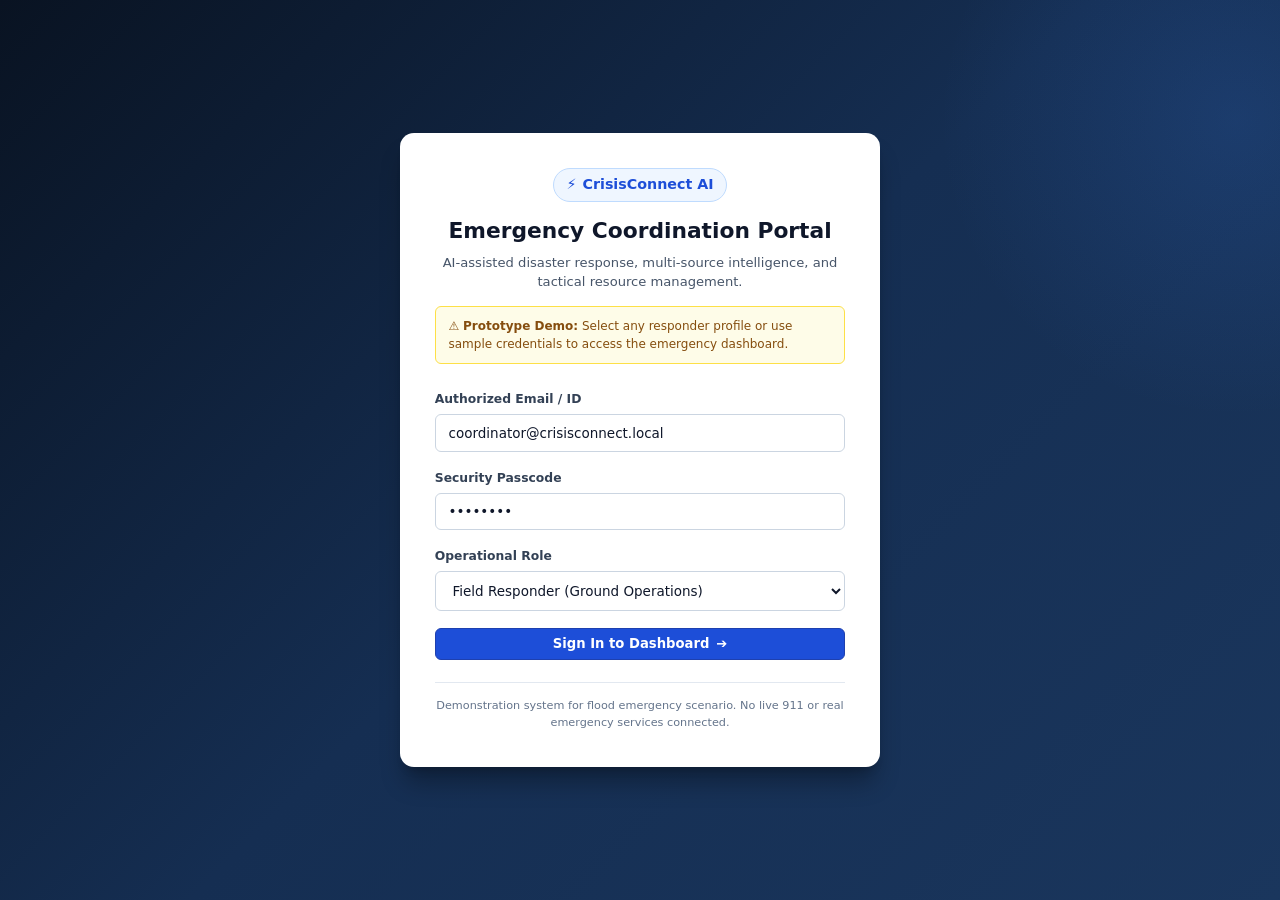
<file: index.html>
<!DOCTYPE html>
<html lang="en">
<head>
  <meta charset="UTF-8">
  <meta name="viewport" content="width=device-width, initial-scale=1.0">
  <title>CrisisConnect AI - Emergency Response Coordination Dashboard</title>
  <link rel="stylesheet" href="style.css">
</head>
<body>

  <!-- Toast Notification Container -->
  <div id="toast-container" class="toast-container" aria-live="polite" aria-atomic="true"></div>

  <!-- =========================================================================
       1. LOGIN SCREEN (Demo Authentication)
       ========================================================================= -->
  <section id="login-screen" class="login-wrapper" aria-label="Demo Login Screen">
    <div class="login-card">
      <div class="login-header">
        <div class="brand-badge">
          <span class="brand-icon">⚡</span>
          <span class="badge-text">CrisisConnect AI</span>
        </div>
        <h1>Emergency Coordination Portal</h1>
        <p class="subtitle">AI-assisted disaster response, multi-source intelligence, and tactical resource management.</p>
        <div class="demo-notice">
          <span>⚠️ <strong>Prototype Demo:</strong> Select any responder profile or use sample credentials to access the emergency dashboard.</span>
        </div>
      </div>

      <form id="login-form" class="login-form" onsubmit="event.preventDefault(); handleLogin();">
        <div class="form-group">
          <label for="login-email">Authorized Email / ID</label>
          <input type="email" id="login-email" value="coordinator@crisisconnect.local" required placeholder="e.g. responder@agency.gov">
        </div>

        <div class="form-group">
          <label for="login-password">Security Passcode</label>
          <input type="password" id="login-password" value="demo1234" required placeholder="Enter password">
        </div>

        <div class="form-group">
          <label for="login-role">Operational Role</label>
          <select id="login-role" required>
            <option value="Admin">Admin (Full Command Authority)</option>
            <option value="Field Responder" selected>Field Responder (Ground Operations)</option>
            <option value="Medical Team">Medical Team (Triage & Facilities)</option>
            <option value="Volunteer Coordinator">Volunteer Coordinator (Supplies & Shelter)</option>
          </select>
        </div>

        <button type="submit" class="btn btn-primary btn-block">
          <span>Sign In to Dashboard</span>
          <span class="btn-arrow">➔</span>
        </button>
      </form>

      <div class="login-footer">
        <p>Demonstration system for flood emergency scenario. No live 911 or real emergency services connected.</p>
      </div>
    </div>
  </section>

  <!-- =========================================================================
       DASHBOARD MAIN CONTAINER (Hidden until logged in)
       ========================================================================= -->
  <div id="dashboard-container" class="dashboard-wrapper hidden">

    <!-- 2. DASHBOARD HEADER / NAV -->
    <header class="app-header">
      <div class="header-left">
        <div class="header-logo">
          <span class="logo-symbol">⚡</span>
          <div class="logo-titles">
            <span class="app-name">CrisisConnect AI</span>
            <span class="app-tagline">Disaster Coordination System</span>
          </div>
        </div>
        <div class="status-pill active-emergency">
          <span class="pulsing-dot"></span>
          <span>Emergency Mode Active</span>
        </div>
      </div>

      <div class="header-center">
        <div class="scenario-badge">
          <span class="scenario-icon">🌊</span>
          <span>Incident: Riverdale Metro Flash Flood</span>
        </div>
        <div class="header-clock">
          <span class="clock-icon">🕒</span>
          <span id="live-clock">Loading live time...</span>
        </div>
      </div>

      <div class="header-right">
        <div class="user-profile">
          <span class="user-avatar" id="header-avatar">FR</span>
          <div class="user-meta">
            <span class="user-email" id="header-user-email">coordinator@crisisconnect.local</span>
            <span class="user-role-badge" id="header-user-role">Field Responder</span>
          </div>
        </div>
        <button id="btn-logout" class="btn btn-outline-danger btn-sm" onclick="handleLogout()" title="Log out from dashboard">
          <span>Sign Out</span> ⎋
        </button>
      </div>
    </header>

    <!-- Sub-Navbar Action Bar -->
    <div class="action-bar">
      <div class="action-bar-left">
        <span class="data-indicator">🟢 Tactical Feed: Live In-Memory Simulation</span>
      </div>
      <div class="action-bar-right">
        <a href="hub.html" target="_blank" rel="noopener noreferrer" class="btn btn-outline btn-sm" title="Open Emergency Web Launchpad in a new tab">
          <span>🌐 Web Launchpad (New Tab)</span> ↗
        </a>
        <button class="btn btn-danger btn-sm" onclick="openModal('alert-modal')">
          <span>🚨 Send Emergency Alert</span>
        </button>
        <button class="btn btn-primary btn-sm" onclick="openModal('resource-modal')">
          <span>📦 Allocate Resource</span>
        </button>
        <button class="btn btn-secondary btn-sm" onclick="openModal('shelter-modal')">
          <span>🏠 Register Shelter</span>
        </button>
        <button class="btn btn-outline btn-sm" onclick="resetToDemoData()" title="Reset all data back to clean demonstration defaults">
          <span>🔄 Reset Demo Data</span>
        </button>
      </div>
    </div>

    <!-- MAIN DASHBOARD CONTENT -->
    <main class="dashboard-main">

      <!-- 3. OVERVIEW CARDS (KPIs) -->
      <section class="section-container" aria-label="Key Performance Indicators">
        <div class="section-title-wrap">
          <h2 class="section-title"><span>📊</span> Incident Operations Overview</h2>
          <span class="section-subtitle">Real-time aggregated emergency telemetry</span>
        </div>

        <div class="kpi-grid">
          <!-- Active Incidents -->
          <div class="kpi-card kpi-danger">
            <div class="kpi-icon-wrap">🚨</div>
            <div class="kpi-content">
              <span class="kpi-label">Active Incidents</span>
              <div class="kpi-value-row">
                <span class="kpi-number" id="kpi-incidents">18</span>
                <span class="kpi-badge badge-danger">3 Critical</span>
              </div>
              <span class="kpi-trend">↑ 4 reported in past 30 mins</span>
            </div>
          </div>

          <!-- People Affected -->
          <div class="kpi-card kpi-warning">
            <div class="kpi-icon-wrap">👥</div>
            <div class="kpi-content">
              <span class="kpi-label">People Displaced / Impacted</span>
              <div class="kpi-value-row">
                <span class="kpi-number" id="kpi-people">4,250</span>
                <span class="kpi-badge badge-warning">High Impact</span>
              </div>
              <span class="kpi-trend">Evacuation orders active in 2 sectors</span>
            </div>
          </div>

          <!-- Responders Deployed -->
          <div class="kpi-card kpi-primary">
            <div class="kpi-icon-wrap">🛡️</div>
            <div class="kpi-content">
              <span class="kpi-label">Responders Deployed</span>
              <div class="kpi-value-row">
                <span class="kpi-number" id="kpi-responders">142</span>
                <span class="kpi-badge badge-primary">38 Standby</span>
              </div>
              <span class="kpi-trend">National Guard, EMT, Fire & Rescue</span>
            </div>
          </div>

          <!-- Available Shelters -->
          <div class="kpi-card kpi-success">
            <div class="kpi-icon-wrap">🏠</div>
            <div class="kpi-content">
              <span class="kpi-label">Shelter Capacity</span>
              <div class="kpi-value-row">
                <span class="kpi-number" id="kpi-shelters">820 Beds</span>
                <span class="kpi-badge badge-success">4 Open Facilities</span>
              </div>
              <span class="kpi-trend" id="kpi-shelter-occupancy">1,030 of 1,850 occupied (56%)</span>
            </div>
          </div>
        </div>
      </section>

      <!-- TWO COLUMN LAYOUT: AI Analysis & CSS Map -->
      <div class="grid-2col">

        <!-- 4. AI SITUATION ANALYSIS -->
        <section class="section-container" aria-label="AI Situation Analysis">
          <div class="card card-elevated h-100 ai-analysis-card">
            <div class="card-header ai-header">
              <div class="ai-header-title">
                <span class="ai-spark-icon">✨</span>
                <div>
                  <h3 class="card-title">AI Situation Analysis</h3>
                  <span class="card-subtitle">Automated Multi-source Intelligence Summary (Simulated)</span>
                </div>
              </div>
              <button class="btn btn-outline btn-sm" id="btn-refresh-ai" onclick="refreshAiAnalysis()">
                <span class="refresh-icon">🔄</span>
                <span>Refresh AI Analysis</span>
              </button>
            </div>

            <div class="card-body">
              <div class="ai-status-row">
                <div class="ai-meta-item">
                  <span class="meta-label">Overall Severity</span>
                  <span class="meta-badge badge-critical" id="ai-severity">CRITICAL - LEVEL 4</span>
                </div>
                <div class="ai-meta-item">
                  <span class="meta-label">River Inundation Velocity</span>
                  <span class="meta-val" id="ai-river-speed">+4.2 in/hr (Cresting)</span>
                </div>
                <div class="ai-meta-item">
                  <span class="meta-label">Last AI Assessment</span>
                  <span class="meta-val time-highlight" id="ai-updated-time">Just now</span>
                </div>
              </div>

              <div class="ai-summary-box">
                <h4 class="summary-heading">Executive Summary</h4>
                <p id="ai-summary-text" class="summary-text">
                  Heavy cloudburst runoff has overwhelmed the Mill Creek drainage basin. Water levels are rising rapidly along the Riverside District. 3 main arterial bridges are impassable. Secondary earthen levees in Sector 2 show seepage. Priority focus is civilian water rescues and hospital emergency power preservation.
                </p>
              </div>

              <div class="ai-columns">
                <div class="ai-column">
                  <h4 class="ai-subheading urgent">
                    <span>🚨</span> Most Urgent Operational Needs
                  </h4>
                  <ul class="ai-list" id="ai-urgent-needs">
                    <li>High-capacity dewatering trash pumps for Central Hospital generator vault</li>
                    <li>Shallow-draft inflatable evacuation boats in Riverside District (Zone A)</li>
                    <li>Clean bottled drinking water and infant formula at North High Shelter</li>
                  </ul>
                </div>

                <div class="ai-column">
                  <h4 class="ai-subheading highrisk">
                    <span>⚠️</span> High-Risk Identified Locations
                  </h4>
                  <ul class="ai-list" id="ai-high-risk-locations">
                    <li><strong>Riverside District:</strong> 4ft standing water, low-lying homes cut off</li>
                    <li><strong>Central Hospital:</strong> Basement utility rooms threatened by sewer backflow</li>
                    <li><strong>Highway 8 Underpass:</strong> Stranded transit bus, blocked heavy logistics corridor</li>
                  </ul>
                </div>
              </div>
            </div>

            <div class="card-footer ai-footer">
              <span class="ai-model-tag">🤖 CrisisConnect Neural Core v2.4 (Simulated Engine)</span>
              <span class="ai-confidence">Confidence Score: <strong>94.8%</strong></span>
            </div>
          </div>
        </section>

        <!-- 10. EMERGENCY MAP PLACEHOLDER (CSS-Only) -->
        <section class="section-container" aria-label="Tactical Vector Map">
          <div class="card card-elevated h-100 map-card">
            <div class="card-header">
              <div class="map-header-title">
                <span class="map-icon">🗺️</span>
                <div>
                  <h3 class="card-title">Tactical Emergency Map</h3>
                  <span class="card-subtitle">Sector Overview & Geographic Marker Telemetry (CSS Vector View)</span>
                </div>
              </div>
              <div class="map-controls">
                <span class="badge badge-info">Grid Sector: Alpha-4</span>
              </div>
            </div>

            <div class="card-body map-body-container">
              <!-- Visual CSS Map Canvas -->
              <div class="css-map" id="emergency-map">
                <!-- Grid Lines and Topography -->
                <div class="map-grid-overlay"></div>
                <div class="map-topography-lines"></div>

                <!-- Stylized River -->
                <div class="map-river">
                  <span class="river-label">Mill Creek Flood Surge 〰〰</span>
                </div>

                <!-- Stylized Highways -->
                <div class="map-highway map-highway-h"></div>
                <div class="map-highway map-highway-v"></div>

                <!-- Interactive Location Markers -->
                <!-- Marker 1: Riverside (Critical) -->
                <div class="map-marker marker-critical" style="top: 28%; left: 24%;" tabindex="0" onclick="showMarkerInfo('Riverside', 'Critical Flooding', 'Rapid water rise. Boat evacuations underway. 40 stranded civilians.', 'Red')">
                  <div class="marker-pulse"></div>
                  <div class="marker-pin">📍</div>
                  <div class="marker-tag">Riverside: Critical</div>
                </div>

                <!-- Marker 2: Central Hospital (Medical Support) -->
                <div class="map-marker marker-medical" style="top: 60%; left: 38%;" tabindex="0" onclick="showMarkerInfo('Central Hospital', 'Medical Support Needed', 'Emergency generator room threatened. Dewatering pumps dispatched.', 'Blue')">
                  <div class="marker-pulse medical"></div>
                  <div class="marker-pin">🏥</div>
                  <div class="marker-tag">Central Hospital: Medical Support</div>
                </div>

                <!-- Marker 3: North School (Shelter) -->
                <div class="map-marker marker-shelter" style="top: 18%; left: 74%;" tabindex="0" onclick="showMarkerInfo('North High School', 'Active Shelter Hub', 'Operating at 84% capacity. Accepting evacuees. Medical triage active.', 'Green')">
                  <div class="marker-pin">🏠</div>
                  <div class="marker-tag">North School: Shelter</div>
                </div>

                <!-- Marker 4: Highway 8 (Road Blocked) -->
                <div class="map-marker marker-warning" style="top: 72%; left: 70%;" tabindex="0" onclick="showMarkerInfo('Highway 8 Underpass', 'Road Inundated / Blocked', 'High water and disabled vehicles. Detour via Ridge Road active.', 'Orange')">
                  <div class="marker-pin">⛔</div>
                  <div class="marker-tag">Highway 8: Road Blocked</div>
                </div>

                <!-- Marker 5: East Levee (Supply Point) -->
                <div class="map-marker marker-supply" style="top: 42%; left: 82%;" tabindex="0" onclick="showMarkerInfo('East Levee Sector', 'Sandbag Operations', '5,000 sandbags deployed by National Guard teams.', 'Blue')">
                  <div class="marker-pin">📦</div>
                  <div class="marker-tag">East Levee: Sandbag Point</div>
                </div>

                <!-- Map Info Modal / Popover Display -->
                <div class="map-inspector" id="map-inspector">
                  <div class="inspector-header">
                    <strong id="inspector-title">Select a map marker</strong>
                    <button class="btn-close-sm" onclick="closeMapInspector()">×</button>
                  </div>
                  <p id="inspector-desc" class="inspector-body">Click on any colored tactical pin to review area reconnaissance data.</p>
                </div>
              </div>

              <!-- Map Legend -->
              <div class="map-legend">
                <div class="legend-item"><span class="legend-dot dot-critical"></span> Critical / Hazard Zone</div>
                <div class="legend-item"><span class="legend-dot dot-warning"></span> Blocked / High Caution</div>
                <div class="legend-item"><span class="legend-dot dot-medical"></span> Medical Facility</div>
                <div class="legend-item"><span class="legend-dot dot-shelter"></span> Public Shelter</div>
                <div class="legend-item"><span class="legend-dot dot-supply"></span> Resource Staging</div>
              </div>
            </div>
          </div>
        </section>

      </div>

      <!-- 5. INCIDENT REPORTS (With Filters) -->
      <section class="section-container" aria-label="Incident Reports Feed">
        <div class="card card-elevated">
          <div class="card-header incident-filter-header">
            <div>
              <h3 class="card-title"><span>📢</span> Multi-Source Incident Reports</h3>
              <span class="card-subtitle">Real-time alerts gathered from weather sensors, responders, citizens, and hospitals</span>
            </div>

            <div class="filter-controls">
              <!-- Severity Filter -->
              <div class="filter-group">
                <label for="filter-severity">Severity:</label>
                <select id="filter-severity" onchange="renderIncidents()">
                  <option value="All">All Severities</option>
                  <option value="Critical">Critical</option>
                  <option value="High">High</option>
                  <option value="Medium">Medium</option>
                  <option value="Low">Low</option>
                </select>
              </div>

              <!-- Source Filter -->
              <div class="filter-group">
                <label for="filter-source">Source:</label>
                <select id="filter-source" onchange="renderIncidents()">
                  <option value="All">All Sources</option>
                  <option value="Weather Alert">Weather Alerts</option>
                  <option value="Field Responder">Field Responders</option>
                  <option value="Citizen">Citizens</option>
                  <option value="Hospital">Hospitals</option>
                  <option value="Government">Government Agencies</option>
                </select>
              </div>

              <button class="btn btn-outline btn-sm" onclick="resetIncidentFilters()">Reset Filters</button>
            </div>
          </div>

          <div class="card-body">
            <div id="incidents-container" class="incidents-list">
              <!-- Dynamically populated via JS -->
            </div>
            <div id="incidents-empty" class="empty-state hidden">
              <span>🔍 No incident reports match the selected filters.</span>
            </div>
          </div>
        </div>
      </section>

      <!-- 6. PRIORITY AREAS TABLE -->
      <section class="section-container" aria-label="Priority Areas">
        <div class="card card-elevated">
          <div class="card-header">
            <div>
              <h3 class="card-title"><span>🎯</span> Priority Impact Areas & Response Teams</h3>
              <span class="card-subtitle">Tactical allocation zones categorized by vulnerability and requirement</span>
            </div>
            <span class="badge badge-primary" id="priority-area-count">5 Monitored Sectors</span>
          </div>

          <div class="card-body table-responsive">
            <table class="data-table" id="priority-areas-table">
              <thead>
                <tr>
                  <th>Area / Zone Name</th>
                  <th>Risk Level</th>
                  <th>Estimated Impact</th>
                  <th>Main Requirement</th>
                  <th>Assigned Response Unit</th>
                  <th>Operational Status</th>
                </tr>
              </thead>
              <tbody id="priority-areas-body">
                <!-- Populated via script.js -->
              </tbody>
            </table>
          </div>
        </div>
      </section>

      <!-- 7. RESOURCE COORDINATION -->
      <section class="section-container" aria-label="Resource Coordination">
        <div class="section-title-wrap between">
          <div>
            <h2 class="section-title"><span>📦</span> Resource Coordination & Deployment</h2>
            <span class="section-subtitle">Track, allocate, and distribute critical emergency assets</span>
          </div>
          <button class="btn btn-primary" onclick="openModal('resource-modal')">
            <span>➕ Allocate Resource</span>
          </button>
        </div>

        <div class="resource-grid" id="resource-cards-container">
          <!-- 5 Resource Cards dynamically populated via JS -->
        </div>
      </section>

      <!-- 8. SHELTER MANAGEMENT -->
      <section class="section-container" aria-label="Shelter Management">
        <div class="section-title-wrap between">
          <div>
            <h2 class="section-title"><span>🏠</span> Emergency Shelter Network</h2>
            <span class="section-subtitle">Live occupancy monitoring and capacity coordination</span>
          </div>
          <button class="btn btn-secondary" onclick="openModal('shelter-modal')">
            <span>➕ Register New Shelter</span>
          </button>
        </div>

        <div class="shelter-grid" id="shelters-container">
          <!-- Shelter cards dynamically populated via JS -->
        </div>
      </section>

      <!-- 9. RESPONSE ACTIVITY BOARD (Kanban Board) -->
      <section class="section-container" aria-label="Response Activity Board">
        <div class="section-title-wrap">
          <h2 class="section-title"><span>📋</span> Response Activity Task Board</h2>
          <span class="section-subtitle">Coordinate ground action items through life-cycle stages</span>
        </div>

        <div class="kanban-board">
          <!-- Column 1: Pending -->
          <div class="kanban-column" id="col-pending">
            <div class="kanban-column-header col-header-pending">
              <span class="col-title">Pending Action</span>
              <span class="kanban-counter" id="count-pending">0</span>
            </div>
            <div class="kanban-tasks" id="tasks-pending">
              <!-- Tasks rendered here -->
            </div>
          </div>

          <!-- Column 2: In Progress -->
          <div class="kanban-column" id="col-in-progress">
            <div class="kanban-column-header col-header-progress">
              <span class="col-title">In Progress</span>
              <span class="kanban-counter" id="count-in-progress">0</span>
            </div>
            <div class="kanban-tasks" id="tasks-in-progress">
              <!-- Tasks rendered here -->
            </div>
          </div>

          <!-- Column 3: Completed -->
          <div class="kanban-column" id="col-completed">
            <div class="kanban-column-header col-header-completed">
              <span class="col-title">Completed Tasks</span>
              <span class="kanban-counter" id="count-completed">0</span>
            </div>
            <div class="kanban-tasks" id="tasks-completed">
              <!-- Tasks rendered here -->
            </div>
          </div>
        </div>
      </section>

      <!-- 11. ALERTS & ACTIVITY LOG -->
      <section class="section-container" aria-label="Emergency Alerts and Operations Log">
        <div class="grid-2col">
          <!-- Emergency Alerts Feed -->
          <div class="card card-elevated">
            <div class="card-header between">
              <div>
                <h3 class="card-title"><span>🚨</span> Active Emergency Broadcast Alerts</h3>
                <span class="card-subtitle">High-priority alerts dispatched across responder networks</span>
              </div>
              <button class="btn btn-danger btn-sm" onclick="openModal('alert-modal')">
                <span>➕ Send Alert</span>
              </button>
            </div>
            <div class="card-body">
              <div id="alerts-list" class="alerts-feed">
                <!-- Alerts populated dynamically -->
              </div>
            </div>
          </div>

          <!-- Operational Activity Log -->
          <div class="card card-elevated">
            <div class="card-header between">
              <div>
                <h3 class="card-title"><span>📜</span> Operations Activity Log</h3>
                <span class="card-subtitle">Audit trail of allocations, shelter changes, and task updates</span>
              </div>
              <button class="btn btn-outline btn-sm" onclick="clearActivityLog()">Clear Log</button>
            </div>
            <div class="card-body">
              <div id="activity-log" class="activity-feed">
                <!-- Log entries populated dynamically -->
              </div>
            </div>
          </div>
        </div>
      </section>

    </main>

    <!-- 12. FOOTER -->
    <footer class="app-footer">
      <div class="footer-content">
        <div class="footer-brand">
          <span class="footer-logo">⚡ CrisisConnect AI</span>
          <span class="footer-tag">Disaster Response Coordination Prototype</span>
        </div>
        <div class="footer-disclaimer">
          <p>⚠️ <strong>Demonstration Notice:</strong> All data, locations, scenarios, and AI evaluations on this website are simulated demonstration data designed for flood response workflow demonstration. Not connected to active 911 dispatch or live weather feeds.</p>
        </div>
        <div class="footer-copyright">
          <span>Clean Vanilla HTML5 / CSS3 / ES6 Implementation • LocalStorage Enabled</span>
        </div>
      </div>
    </footer>

  </div> <!-- End dashboard-container -->


  <!-- =========================================================================
       MODALS
       ========================================================================= -->

  <!-- Modal 1: Allocate Resource -->
  <div id="resource-modal" class="modal-backdrop hidden" onclick="handleBackdropClick(event, 'resource-modal')">
    <div class="modal-box" role="dialog" aria-labelledby="modal-res-title" aria-modal="true">
      <div class="modal-header">
        <h3 id="modal-res-title"><span>📦</span> Allocate Disaster Resource</h3>
        <button class="modal-close-btn" onclick="closeModal('resource-modal')" aria-label="Close modal">✕</button>
      </div>
      <form id="resource-form" onsubmit="event.preventDefault(); submitResourceAllocation();">
        <div class="modal-body">
          <div class="form-group">
            <label for="res-type">Resource Category *</label>
            <select id="res-type" required>
              <option value="Responders">Responders (Personnel & Search Teams)</option>
              <option value="Medical supplies">Medical Supplies (Trauma & Triage Kits)</option>
              <option value="Food and water">Food and Water (MREs & Clean Water Packs)</option>
              <option value="Rescue vehicles">Rescue Vehicles (Boats & High-Water Trucks)</option>
              <option value="Temporary shelters">Temporary Shelters (Tents & Cots)</option>
            </select>
          </div>

          <div class="form-group">
            <label for="res-quantity">Allocation Quantity *</label>
            <input type="number" id="res-quantity" min="1" max="10000" required placeholder="e.g. 25">
          </div>

          <div class="form-group">
            <label for="res-destination">Target Destination / Sector *</label>
            <select id="res-destination" required>
              <option value="Riverside District">Riverside District (Critical Zone A)</option>
              <option value="Central Hospital ER">Central Hospital ER (Generator Vault)</option>
              <option value="North High School Shelter">North High School Shelter</option>
              <option value="Highway 8 Staging Area">Highway 8 Staging Area</option>
              <option value="East Levee Sector">East Levee Sector</option>
              <option value="Civic Community Center">Civic Community Center</option>
            </select>
          </div>

          <div class="form-group">
            <label for="res-team">Responsible Unit / Lead *</label>
            <input type="text" id="res-team" required placeholder="e.g. Search & Rescue Team Delta, Red Cross Unit 3">
          </div>
        </div>
        <div class="modal-footer">
          <button type="button" class="btn btn-outline" onclick="closeModal('resource-modal')">Cancel</button>
          <button type="submit" class="btn btn-primary">Confirm Allocation</button>
        </div>
      </form>
    </div>
  </div>

  <!-- Modal 2: Add Shelter -->
  <div id="shelter-modal" class="modal-backdrop hidden" onclick="handleBackdropClick(event, 'shelter-modal')">
    <div class="modal-box" role="dialog" aria-labelledby="modal-she-title" aria-modal="true">
      <div class="modal-header">
        <h3 id="modal-she-title"><span>🏠</span> Register Emergency Shelter</h3>
        <button class="modal-close-btn" onclick="closeModal('shelter-modal')" aria-label="Close modal">✕</button>
      </div>
      <form id="shelter-form" onsubmit="event.preventDefault(); submitNewShelter();">
        <div class="modal-body">
          <div class="form-group">
            <label for="she-name">Shelter Facility Name *</label>
            <input type="text" id="she-name" required placeholder="e.g. South Community College Gym">
          </div>

          <div class="form-group">
            <label for="she-location">Facility Address / Sector *</label>
            <input type="text" id="she-location" required placeholder="e.g. 450 Highland Blvd, South Sector">
          </div>

          <div class="grid-2col-inputs">
            <div class="form-group">
              <label for="she-capacity">Maximum Capacity (Beds) *</label>
              <input type="number" id="she-capacity" min="10" max="5000" required placeholder="e.g. 400">
            </div>
            <div class="form-group">
              <label for="she-occupancy">Initial Occupancy *</label>
              <input type="number" id="she-occupancy" min="0" max="5000" value="0" required placeholder="e.g. 50">
            </div>
          </div>

          <div class="form-group">
            <label for="she-contact">Emergency Coordinator Contact *</label>
            <input type="text" id="she-contact" required placeholder="e.g. (555) 392-1088 / Dispatch Channel 4">
          </div>
        </div>
        <div class="modal-footer">
          <button type="button" class="btn btn-outline" onclick="closeModal('shelter-modal')">Cancel</button>
          <button type="submit" class="btn btn-secondary">Register Facility</button>
        </div>
      </form>
    </div>
  </div>

  <!-- Modal 3: Send Alert -->
  <div id="alert-modal" class="modal-backdrop hidden" onclick="handleBackdropClick(event, 'alert-modal')">
    <div class="modal-box" role="dialog" aria-labelledby="modal-alt-title" aria-modal="true">
      <div class="modal-header">
        <h3 id="modal-alt-title"><span>🚨</span> Broadcast Emergency Alert</h3>
        <button class="modal-close-btn" onclick="closeModal('alert-modal')" aria-label="Close modal">✕</button>
      </div>
      <form id="alert-form" onsubmit="event.preventDefault(); submitEmergencyAlert();">
        <div class="modal-body">
          <div class="form-group">
            <label for="alt-severity">Alert Severity *</label>
            <select id="alt-severity" required>
              <option value="Critical">🔴 Critical (Immediate Threat to Life)</option>
              <option value="High">🟠 High Priority (Urgent Operational Action)</option>
              <option value="Medium">🟡 Medium (Precautionary / Advisory)</option>
              <option value="Low">🔵 Low (General Notice)</option>
            </select>
          </div>

          <div class="form-group">
            <label for="alt-area">Target Geographic Area *</label>
            <input type="text" id="alt-area" required placeholder="e.g. Riverside District / Sector 4 Lowlands">
          </div>

          <div class="form-group">
            <label for="alt-message">Alert Directive Message *</label>
            <textarea id="alt-message" rows="3" required placeholder="e.g. Immediate mandatory evacuation order for low-lying blocks along Mill Creek. Move to North High School."></textarea>
          </div>
        </div>
        <div class="modal-footer">
          <button type="button" class="btn btn-outline" onclick="closeModal('alert-modal')">Cancel</button>
          <button type="submit" class="btn btn-danger">Broadcast Alert</button>
        </div>
      </form>
    </div>
  </div>

  <script src="script.js"></script>
</body>
</html>
</file>
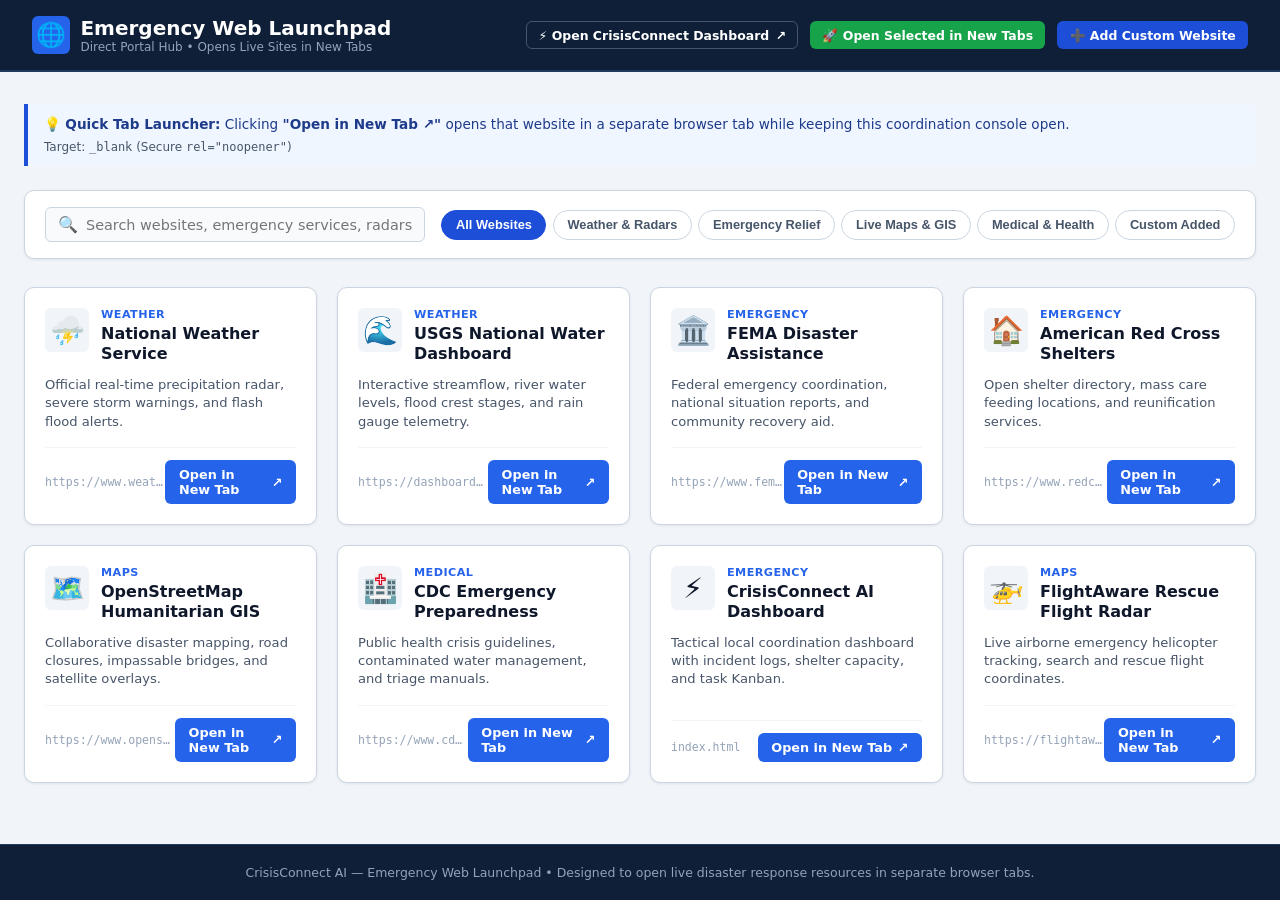
<file: hub.html>
<!DOCTYPE html>
<html lang="en">
<head>
  <meta charset="UTF-8">
  <meta name="viewport" content="width=device-width, initial-scale=1.0">
  <title>CrisisConnect Hub - Emergency Web Launchpad</title>
  <style>
    :root {
      --color-brand-dark: #0f1f38;
      --color-brand-blue: #1d4ed8;
      --color-brand-accent: #3b82f6;
      --bg-app: #f1f5f9;
      --bg-card: #ffffff;
      --text-main: #0f172a;
      --text-muted: #475569;
      --border-color: #cbd5e1;
      --radius-md: 10px;
      --radius-sm: 6px;
      --shadow-sm: 0 1px 3px rgba(15, 23, 42, 0.08);
      --shadow-md: 0 4px 6px -1px rgba(15, 23, 42, 0.1);
    }

    * {
      box-sizing: border-box;
      margin: 0;
      padding: 0;
    }

    body {
      font-family: system-ui, -apple-system, "Segoe UI", Roboto, Arial, sans-serif;
      background-color: var(--bg-app);
      color: var(--text-main);
      min-height: 100vh;
      display: flex;
      flex-direction: column;
    }

    /* Top Bar */
    header {
      background-color: var(--color-brand-dark);
      color: #ffffff;
      padding: 1rem 2rem;
      display: flex;
      align-items: center;
      justify-content: space-between;
      flex-wrap: wrap;
      gap: 1rem;
      border-bottom: 2px solid #1e3a5f;
    }

    .header-logo {
      display: flex;
      align-items: center;
      gap: 0.65rem;
    }

    .header-logo span.icon {
      font-size: 1.5rem;
      background: #2563eb;
      width: 38px;
      height: 38px;
      display: flex;
      align-items: center;
      justify-content: center;
      border-radius: var(--radius-sm);
    }

    .header-title h1 {
      font-size: 1.25rem;
      font-weight: 800;
    }

    .header-title p {
      font-size: 0.75rem;
      color: #94a3b8;
    }

    .header-actions {
      display: flex;
      align-items: center;
      gap: 0.75rem;
      flex-wrap: wrap;
    }

    /* Buttons */
    .btn {
      display: inline-flex;
      align-items: center;
      gap: 0.4rem;
      padding: 0.55rem 1rem;
      font-size: 0.85rem;
      font-weight: 600;
      border-radius: var(--radius-sm);
      border: 1px solid transparent;
      cursor: pointer;
      text-decoration: none;
      transition: all 0.2s ease;
      font-family: inherit;
    }

    .btn-primary {
      background-color: var(--color-brand-blue);
      color: #ffffff;
    }
    .btn-primary:hover {
      background-color: #1e40af;
    }

    .btn-success {
      background-color: #16a34a;
      color: #ffffff;
    }
    .btn-success:hover {
      background-color: #15803d;
    }

    .btn-outline {
      background-color: transparent;
      border-color: #475569;
      color: #ffffff;
    }
    .btn-outline:hover {
      background-color: rgba(255, 255, 255, 0.1);
      color: #ffffff;
    }

    .btn-sm {
      padding: 0.35rem 0.7rem;
      font-size: 0.78rem;
    }

    /* Main Container */
    main {
      flex: 1;
      max-width: 1280px;
      width: 100%;
      margin: 0 auto;
      padding: 2rem 1.5rem;
    }

    /* Controls Bar */
    .controls-panel {
      background-color: var(--bg-card);
      border: 1px solid var(--border-color);
      border-radius: var(--radius-md);
      padding: 1rem 1.25rem;
      margin-bottom: 1.75rem;
      display: flex;
      align-items: center;
      justify-content: space-between;
      flex-wrap: wrap;
      gap: 1rem;
      box-shadow: var(--shadow-sm);
    }

    .search-box {
      flex: 1;
      min-width: 250px;
      display: flex;
      align-items: center;
      gap: 0.5rem;
      background-color: #f8fafc;
      border: 1px solid var(--border-color);
      border-radius: var(--radius-sm);
      padding: 0.45rem 0.75rem;
    }

    .search-box input {
      border: none;
      background: transparent;
      font-size: 0.9rem;
      width: 100%;
      outline: none;
      font-family: inherit;
    }

    .filter-tabs {
      display: flex;
      align-items: center;
      gap: 0.4rem;
      flex-wrap: wrap;
    }

    .tab-btn {
      padding: 0.4rem 0.85rem;
      font-size: 0.8rem;
      font-weight: 600;
      border-radius: 9999px;
      border: 1px solid var(--border-color);
      background-color: #ffffff;
      color: var(--text-muted);
      cursor: pointer;
      transition: all 0.15s ease;
    }

    .tab-btn.active, .tab-btn:hover {
      background-color: var(--color-brand-blue);
      color: #ffffff;
      border-color: var(--color-brand-blue);
    }

    /* Notice Banner */
    .info-banner {
      background-color: #eff6ff;
      border-left: 4px solid var(--color-brand-blue);
      padding: 0.75rem 1rem;
      border-radius: 0 var(--radius-sm) var(--radius-sm) 0;
      margin-bottom: 1.5rem;
      font-size: 0.85rem;
      color: #1e3a8a;
      display: flex;
      align-items: center;
      justify-content: space-between;
      flex-wrap: wrap;
      gap: 0.5rem;
    }

    /* Grid of Website Cards */
    .sites-grid {
      display: grid;
      grid-template-columns: repeat(auto-fill, minmax(290px, 1fr));
      gap: 1.25rem;
    }

    .site-card {
      background-color: var(--bg-card);
      border: 1px solid var(--border-color);
      border-radius: var(--radius-md);
      padding: 1.25rem;
      box-shadow: var(--shadow-sm);
      display: flex;
      flex-direction: column;
      justify-content: space-between;
      transition: transform 0.2s ease, box-shadow 0.2s ease;
      position: relative;
    }

    .site-card:hover {
      transform: translateY(-2px);
      box-shadow: var(--shadow-md);
      border-color: #93c5fd;
    }

    .site-header {
      display: flex;
      align-items: flex-start;
      gap: 0.75rem;
      margin-bottom: 0.75rem;
    }

    .site-icon {
      font-size: 1.75rem;
      background-color: #f1f5f9;
      width: 44px;
      height: 44px;
      display: flex;
      align-items: center;
      justify-content: center;
      border-radius: var(--radius-sm);
      flex-shrink: 0;
    }

    .site-info {
      flex: 1;
    }

    .site-category {
      font-size: 0.7rem;
      font-weight: 700;
      text-transform: uppercase;
      letter-spacing: 0.04em;
      color: #2563eb;
      display: block;
      margin-bottom: 0.15rem;
    }

    .site-name {
      font-size: 1rem;
      font-weight: 700;
      color: #0f172a;
      line-height: 1.25;
    }

    .site-desc {
      font-size: 0.82rem;
      color: var(--text-muted);
      line-height: 1.4;
      margin-bottom: 1rem;
    }

    .site-footer {
      display: flex;
      align-items: center;
      justify-content: space-between;
      padding-top: 0.75rem;
      border-top: 1px solid #f1f5f9;
      margin-top: auto;
    }

    .site-url {
      font-size: 0.72rem;
      color: #94a3b8;
      font-family: monospace;
      white-space: nowrap;
      overflow: hidden;
      text-overflow: ellipsis;
      max-width: 130px;
    }

    .open-btn {
      display: inline-flex;
      align-items: center;
      gap: 0.35rem;
      padding: 0.45rem 0.85rem;
      background-color: #2563eb;
      color: #ffffff;
      font-size: 0.8rem;
      font-weight: 600;
      border-radius: var(--radius-sm);
      text-decoration: none;
      transition: background-color 0.15s ease;
    }

    .open-btn:hover {
      background-color: #1d4ed8;
    }

    /* Modal */
    .modal-backdrop {
      position: fixed;
      inset: 0;
      background-color: rgba(15, 23, 42, 0.6);
      backdrop-filter: blur(4px);
      z-index: 100;
      display: flex;
      align-items: center;
      justify-content: center;
      padding: 1.25rem;
    }

    .modal-backdrop.hidden {
      display: none;
    }

    .modal-box {
      background-color: #ffffff;
      border-radius: var(--radius-md);
      width: 100%;
      max-width: 480px;
      padding: 1.5rem;
      box-shadow: 0 20px 25px -5px rgba(0, 0, 0, 0.2);
    }

    .modal-box h3 {
      font-size: 1.15rem;
      font-weight: 700;
      margin-bottom: 1rem;
    }

    .form-group {
      margin-bottom: 1rem;
    }

    .form-group label {
      display: block;
      font-size: 0.82rem;
      font-weight: 600;
      color: #334155;
      margin-bottom: 0.35rem;
    }

    .form-group input, .form-group select, .form-group textarea {
      width: 100%;
      padding: 0.6rem 0.8rem;
      border: 1px solid var(--border-color);
      border-radius: var(--radius-sm);
      font-size: 0.88rem;
      font-family: inherit;
    }

    .modal-actions {
      display: flex;
      justify-content: flex-end;
      gap: 0.6rem;
      margin-top: 1.25rem;
    }

    footer {
      background-color: var(--color-brand-dark);
      color: #94a3b8;
      text-align: center;
      padding: 1.25rem;
      font-size: 0.78rem;
      border-top: 1px solid #1e3a5f;
      margin-top: auto;
    }

    footer a {
      color: #38bdf8;
      text-decoration: none;
    }
  </style>
</head>
<body>

  <!-- Header -->
  <header>
    <div class="header-logo">
      <span class="icon">🌐</span>
      <div class="header-title">
        <h1>Emergency Web Launchpad</h1>
        <p>Direct Portal Hub • Opens Live Sites in New Tabs</p>
      </div>
    </div>

    <div class="header-actions">
      <a href="index.html" class="btn btn-outline btn-sm">
        <span>⚡ Open CrisisConnect Dashboard</span> ↗
      </a>
      <button class="btn btn-success btn-sm" onclick="openAllInTabs()">
        <span>🚀 Open Selected in New Tabs</span>
      </button>
      <button class="btn btn-primary btn-sm" onclick="openAddModal()">
        <span>➕ Add Custom Website</span>
      </button>
    </div>
  </header>

  <!-- Main Content -->
  <main>
    <!-- Informational Banner -->
    <div class="info-banner">
      <span>💡 <strong>Quick Tab Launcher:</strong> Clicking <strong>"Open in New Tab ↗"</strong> opens that website in a separate browser tab while keeping this coordination console open.</span>
      <span style="font-size: 0.75rem; color: #475569;">Target: <code>_blank</code> (Secure <code>rel="noopener"</code>)</span>
    </div>

    <!-- Controls Panel -->
    <div class="controls-panel">
      <!-- Search Input -->
      <div class="search-box">
        <span>🔍</span>
        <input type="text" id="search-input" placeholder="Search websites, emergency services, radars..." oninput="renderSites()">
      </div>

      <!-- Category Filter Tabs -->
      <div class="filter-tabs" id="category-tabs">
        <button class="tab-btn active" onclick="setCategory('All')">All Websites</button>
        <button class="tab-btn" onclick="setCategory('Weather')">Weather & Radars</button>
        <button class="tab-btn" onclick="setCategory('Emergency')">Emergency Relief</button>
        <button class="tab-btn" onclick="setCategory('Maps')">Live Maps & GIS</button>
        <button class="tab-btn" onclick="setCategory('Medical')">Medical & Health</button>
        <button class="tab-btn" onclick="setCategory('Custom')">Custom Added</button>
      </div>
    </div>

    <!-- Sites Grid -->
    <div class="sites-grid" id="sites-grid">
      <!-- Injected via JavaScript -->
    </div>
  </main>

  <!-- Add Website Modal -->
  <div id="add-modal" class="modal-backdrop hidden" onclick="handleBackdropClick(event)">
    <div class="modal-box">
      <h3>➕ Add Website to Launchpad</h3>
      <form id="add-form" onsubmit="event.preventDefault(); submitCustomWebsite();">
        <div class="form-group">
          <label for="web-name">Website / Service Name *</label>
          <input type="text" id="web-name" required placeholder="e.g. Local Hospital Triage Portal">
        </div>

        <div class="form-group">
          <label for="web-url">Website URL (Include https://) *</label>
          <input type="url" id="web-url" required placeholder="https://example.org">
        </div>

        <div class="form-group">
          <label for="web-category">Category *</label>
          <select id="web-category" required>
            <option value="Emergency">Emergency Relief</option>
            <option value="Weather">Weather & Radars</option>
            <option value="Maps">Live Maps & GIS</option>
            <option value="Medical">Medical & Health</option>
            <option value="Custom" selected>Custom</option>
          </select>
        </div>

        <div class="form-group">
          <label for="web-icon">Icon Emoji</label>
          <input type="text" id="web-icon" value="🔗" maxlength="4">
        </div>

        <div class="form-group">
          <label for="web-desc">Short Description</label>
          <input type="text" id="web-desc" placeholder="Brief note about this site">
        </div>

        <div class="modal-actions">
          <button type="button" class="btn" style="background:#e2e8f0; color:#334155;" onclick="closeAddModal()">Cancel</button>
          <button type="submit" class="btn btn-primary">Save to Launchpad</button>
        </div>
      </form>
    </div>
  </div>

  <!-- Footer -->
  <footer>
    <p>CrisisConnect AI — Emergency Web Launchpad • Designed to open live disaster response resources in separate browser tabs.</p>
  </footer>

  <script>
    const DEFAULT_SITES = [
      {
        id: 'site-1',
        name: 'National Weather Service',
        category: 'Weather',
        icon: '⛈️',
        desc: 'Official real-time precipitation radar, severe storm warnings, and flash flood alerts.',
        url: 'https://www.weather.gov'
      },
      {
        id: 'site-2',
        name: 'USGS National Water Dashboard',
        category: 'Weather',
        icon: '🌊',
        desc: 'Interactive streamflow, river water levels, flood crest stages, and rain gauge telemetry.',
        url: 'https://dashboard.waterdata.usgs.gov'
      },
      {
        id: 'site-3',
        name: 'FEMA Disaster Assistance',
        category: 'Emergency',
        icon: '🏛️',
        desc: 'Federal emergency coordination, national situation reports, and community recovery aid.',
        url: 'https://www.fema.gov'
      },
      {
        id: 'site-4',
        name: 'American Red Cross Shelters',
        category: 'Emergency',
        icon: '🏠',
        desc: 'Open shelter directory, mass care feeding locations, and reunification services.',
        url: 'https://www.redcross.org'
      },
      {
        id: 'site-5',
        name: 'OpenStreetMap Humanitarian GIS',
        category: 'Maps',
        icon: '🗺️',
        desc: 'Collaborative disaster mapping, road closures, impassable bridges, and satellite overlays.',
        url: 'https://www.openstreetmap.org'
      },
      {
        id: 'site-6',
        name: 'CDC Emergency Preparedness',
        category: 'Medical',
        icon: '🏥',
        desc: 'Public health crisis guidelines, contaminated water management, and triage manuals.',
        url: 'https://www.cdc.gov'
      },
      {
        id: 'site-7',
        name: 'CrisisConnect AI Dashboard',
        category: 'Emergency',
        icon: '⚡',
        desc: 'Tactical local coordination dashboard with incident logs, shelter capacity, and task Kanban.',
        url: 'index.html'
      },
      {
        id: 'site-8',
        name: 'FlightAware Rescue Flight Radar',
        category: 'Maps',
        icon: '🚁',
        desc: 'Live airborne emergency helicopter tracking, search and rescue flight coordinates.',
        url: 'https://flightaware.com'
      }
    ];

    let currentCategory = 'All';
    let sitesData = [];

    // Load from localStorage or defaults
    function init() {
      const saved = localStorage.getItem('crisis_hub_sites');
      if (saved) {
        try {
          sitesData = JSON.parse(saved);
        } catch (e) {
          sitesData = [...DEFAULT_SITES];
        }
      } else {
        sitesData = [...DEFAULT_SITES];
      }
      renderSites();
    }

    function setCategory(cat) {
      currentCategory = cat;
      const buttons = document.querySelectorAll('.tab-btn');
      buttons.forEach(btn => {
        if (btn.textContent.includes(cat) || (cat === 'All' && btn.textContent.includes('All'))) {
          btn.classList.add('active');
        } else {
          btn.classList.remove('active');
        }
      });
      renderSites();
    }

    function renderSites() {
      const query = document.getElementById('search-input').value.toLowerCase().trim();
      const grid = document.getElementById('sites-grid');

      const filtered = sitesData.filter(site => {
        const matchesCategory = (currentCategory === 'All' || site.category === currentCategory);
        const matchesQuery = !query || 
          site.name.toLowerCase().includes(query) || 
          site.desc.toLowerCase().includes(query) || 
          site.category.toLowerCase().includes(query) ||
          site.url.toLowerCase().includes(query);
        return matchesCategory && matchesQuery;
      });

      if (filtered.length === 0) {
        grid.innerHTML = `<div style="grid-column: 1/-1; text-align: center; padding: 3rem; color: #64748b; background: #fff; border-radius: 8px; border: 1px dashed #cbd5e1;">
          <p style="font-size: 1.1rem; margin-bottom: 0.5rem;">🔍 No websites found matching your search</p>
          <button class="btn btn-primary btn-sm" onclick="openAddModal()">Add this website now</button>
        </div>`;
        return;
      }

      grid.innerHTML = filtered.map(site => `
        <article class="site-card">
          <div>
            <div class="site-header">
              <div class="site-icon">${site.icon || '🌐'}</div>
              <div class="site-info">
                <span class="site-category">${escapeHtml(site.category)}</span>
                <h3 class="site-name">${escapeHtml(site.name)}</h3>
              </div>
            </div>
            <p class="site-desc">${escapeHtml(site.desc)}</p>
          </div>

          <div class="site-footer">
            <span class="site-url" title="${escapeHtml(site.url)}">${escapeHtml(site.url)}</span>
            <!-- target="_blank" opens in a new tab -->
            <a href="${escapeHtml(site.url)}" target="_blank" rel="noopener noreferrer" class="open-btn">
              <span>Open in New Tab</span> ↗
            </a>
          </div>
        </article>
      `).join('');
    }

    function openAllInTabs() {
      // Pick first 3-4 visible sites to open in tabs to avoid popup blocker tripping
      const grid = document.getElementById('sites-grid');
      const links = grid.querySelectorAll('a.open-btn');
      if (links.length === 0) return;

      const toOpen = Math.min(3, links.length);
      for (let i = 0; i < toOpen; i++) {
        window.open(links[i].href, '_blank', 'noopener,noreferrer');
      }
    }

    function openAddModal() {
      document.getElementById('add-modal').classList.remove('hidden');
    }

    function closeAddModal() {
      document.getElementById('add-modal').classList.add('hidden');
    }

    function handleBackdropClick(e) {
      if (e.target.id === 'add-modal') {
        closeAddModal();
      }
    }

    function submitCustomWebsite() {
      const name = document.getElementById('web-name').value.trim();
      let url = document.getElementById('web-url').value.trim();
      const category = document.getElementById('web-category').value;
      const icon = document.getElementById('web-icon').value.trim() || '🌐';
      const desc = document.getElementById('web-desc').value.trim() || 'Custom added responder resource.';

      if (!url.startsWith('http://') && !url.startsWith('https://')) {
        url = 'https://' + url;
      }

      const newSite = {
        id: 'site-' + Date.now(),
        name,
        category,
        icon,
        desc,
        url
      };

      sitesData.unshift(newSite);
      localStorage.setItem('crisis_hub_sites', JSON.stringify(sitesData));

      closeAddModal();
      document.getElementById('add-form').reset();
      renderSites();

      // Immediately offer to open it in a new tab
      if (confirm(`Website "${name}" saved! Do you want to open it in a new tab right now?`)) {
        window.open(url, '_blank', 'noopener,noreferrer');
      }
    }

    function escapeHtml(str) {
      if (typeof str !== 'string') return str;
      return str.replace(/&/g, '&amp;').replace(/</g, '&lt;').replace(/>/g, '&gt;').replace(/"/g, '&quot;');
    }

    document.addEventListener('DOMContentLoaded', init);
  </script>
</body>
</html>
</file>
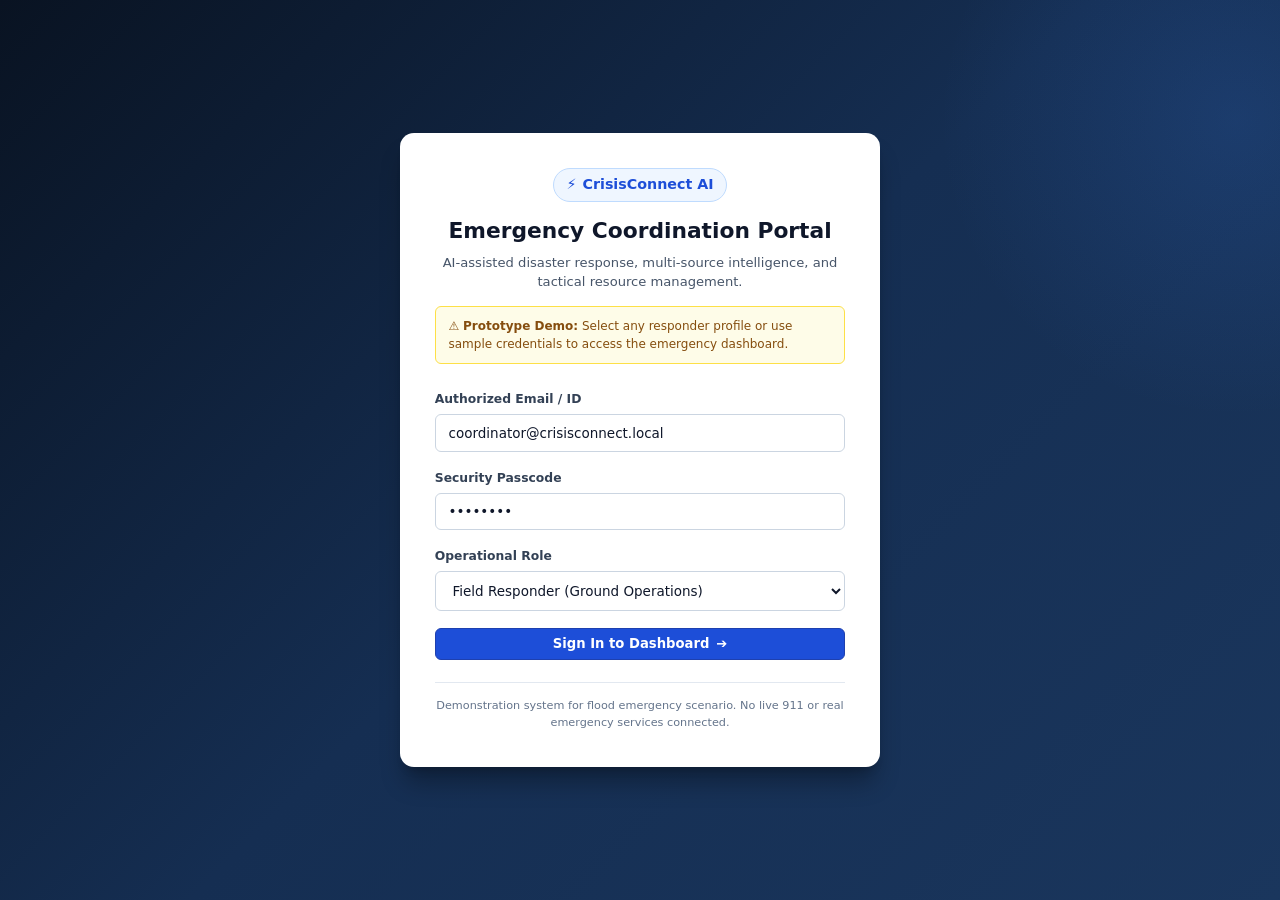
<file: standalone.html>
<!DOCTYPE html>
<html lang="en">
<head>
  <meta charset="UTF-8">
  <meta name="viewport" content="width=device-width, initial-scale=1.0">
  <title>CrisisConnect AI - Emergency Response Coordination Dashboard</title>
  <style>
/* ==========================================================================
   CrisisConnect AI - Emergency Response Coordination Dashboard
   Stylesheet: style.css
   ========================================================================== */

/* --- CSS Variables & Theme Tokens --- */
:root {
  /* Brand & Dark Blue Theme */
  --color-brand-dark: #0f1f38;
  --color-brand-navy: #152e52;
  --color-brand-blue: #1d4ed8;
  --color-brand-accent: #3b82f6;
  --color-brand-light: #eff6ff;

  /* Neutral Backgrounds & Surfaces */
  --bg-app: #f1f5f9;
  --bg-card: #ffffff;
  --bg-card-alt: #f8fafc;
  --border-color: #cbd5e1;
  --border-light: #e2e8f0;

  /* Typography Colors */
  --text-main: #0f172a;
  --text-muted: #475569;
  --text-light: #64748b;
  --text-white: #ffffff;

  /* Emergency Status Colors */
  --status-critical: #dc2626;
  --status-critical-bg: #fef2f2;
  --status-critical-border: #fca5a5;

  --status-warning: #ea580c;
  --status-warning-bg: #fff7ed;
  --status-warning-border: #fdba74;

  --status-stable: #16a34a;
  --status-stable-bg: #f0fdf4;
  --status-stable-border: #86efac;

  --status-info: #0284c7;
  --status-info-bg: #f0f9ff;
  --status-info-border: #7dd3fc;

  /* Shadows & Radius */
  --radius-sm: 6px;
  --radius-md: 10px;
  --radius-lg: 14px;
  --radius-full: 9999px;

  --shadow-sm: 0 1px 2px rgba(15, 23, 42, 0.06);
  --shadow-md: 0 4px 6px -1px rgba(15, 23, 42, 0.08), 0 2px 4px -2px rgba(15, 23, 42, 0.06);
  --shadow-lg: 0 10px 15px -3px rgba(15, 23, 42, 0.1), 0 4px 6px -4px rgba(15, 23, 42, 0.08);

  /* Fonts */
  --font-stack: system-ui, -apple-system, BlinkMacSystemFont, "Segoe UI", Roboto, "Helvetica Neue", Arial, sans-serif;
  --transition-fast: 0.18s ease;
}

/* --- Global Reset & Base Setup --- */
*, *::before, *::after {
  box-sizing: border-box;
  margin: 0;
  padding: 0;
}

html {
  font-size: 15px;
  scroll-behavior: smooth;
}

body {
  font-family: var(--font-stack);
  background-color: var(--bg-app);
  color: var(--text-main);
  line-height: 1.5;
  min-height: 100vh;
  -webkit-font-smoothing: antialiased;
}

.hidden {
  display: none !important;
}

/* --- Buttons & Controls --- */
.btn {
  display: inline-flex;
  align-items: center;
  justify-content: center;
  gap: 0.45rem;
  padding: 0.55rem 1rem;
  font-size: 0.88rem;
  font-weight: 600;
  border-radius: var(--radius-sm);
  border: 1px solid transparent;
  cursor: pointer;
  transition: all var(--transition-fast);
  text-decoration: none;
  font-family: inherit;
  line-height: 1;
}

.btn:focus-visible {
  outline: 2px solid var(--color-brand-blue);
  outline-offset: 2px;
}

.btn:active {
  transform: translateY(1px);
}

.btn-primary {
  background-color: var(--color-brand-blue);
  color: var(--text-white);
  border-color: #1e40af;
}
.btn-primary:hover {
  background-color: #1d4ed8;
  box-shadow: 0 2px 6px rgba(29, 78, 216, 0.35);
}

.btn-secondary {
  background-color: #0d9488;
  color: var(--text-white);
}
.btn-secondary:hover {
  background-color: #0f766e;
}

.btn-danger {
  background-color: var(--status-critical);
  color: var(--text-white);
}
.btn-danger:hover {
  background-color: #b91c1c;
  box-shadow: 0 2px 6px rgba(220, 38, 38, 0.35);
}

.btn-outline {
  background-color: transparent;
  color: var(--text-main);
  border-color: var(--border-color);
}
.btn-outline:hover {
  background-color: var(--bg-card-alt);
  border-color: var(--text-muted);
}

.btn-outline-danger {
  background-color: rgba(220, 38, 38, 0.08);
  color: #dc2626;
  border-color: #fca5a5;
}
.btn-outline-danger:hover {
  background-color: #dc2626;
  color: #ffffff;
}

.btn-sm {
  padding: 0.35rem 0.65rem;
  font-size: 0.8rem;
  border-radius: 4px;
}

.btn-block {
  width: 100%;
}

/* --- Badges & Indicators --- */
.badge {
  display: inline-flex;
  align-items: center;
  padding: 0.2rem 0.55rem;
  border-radius: var(--radius-full);
  font-size: 0.75rem;
  font-weight: 700;
  letter-spacing: 0.02em;
}

.badge-danger, .badge-critical {
  background-color: var(--status-critical-bg);
  color: var(--status-critical);
  border: 1px solid var(--status-critical-border);
}

.badge-warning {
  background-color: var(--status-warning-bg);
  color: var(--status-warning);
  border: 1px solid var(--status-warning-border);
}

.badge-success, .badge-stable {
  background-color: var(--status-stable-bg);
  color: var(--status-stable);
  border: 1px solid var(--status-stable-border);
}

.badge-info, .badge-primary {
  background-color: var(--status-info-bg);
  color: var(--status-info);
  border: 1px solid var(--status-info-border);
}

/* ==========================================================================
   1. LOGIN SCREEN
   ========================================================================== */
.login-wrapper {
  min-height: 100vh;
  display: flex;
  align-items: center;
  justify-content: center;
  padding: 1.5rem;
  background: linear-gradient(135deg, #091322 0%, #152e52 50%, #1a365d 100%);
  position: relative;
  overflow: hidden;
}

.login-wrapper::before {
  content: "";
  position: absolute;
  top: -20%;
  right: -20%;
  width: 600px;
  height: 600px;
  background: radial-gradient(circle, rgba(59, 130, 246, 0.15) 0%, transparent 70%);
  border-radius: 50%;
  pointer-events: none;
}

.login-card {
  width: 100%;
  max-width: 480px;
  background-color: #ffffff;
  border-radius: var(--radius-lg);
  box-shadow: 0 20px 25px -5px rgba(0, 0, 0, 0.3), 0 8px 10px -6px rgba(0, 0, 0, 0.2);
  padding: 2.25rem;
  position: relative;
  z-index: 10;
  border: 1px solid rgba(255, 255, 255, 0.2);
}

.login-header {
  text-align: center;
  margin-bottom: 1.75rem;
}

.brand-badge {
  display: inline-flex;
  align-items: center;
  gap: 0.4rem;
  background-color: #eff6ff;
  color: var(--color-brand-blue);
  font-weight: 800;
  font-size: 0.95rem;
  padding: 0.35rem 0.85rem;
  border-radius: var(--radius-full);
  margin-bottom: 0.85rem;
  border: 1px solid #bfdbfe;
}

.login-header h1 {
  font-size: 1.45rem;
  font-weight: 800;
  color: #0f172a;
  margin-bottom: 0.4rem;
}

.login-header .subtitle {
  color: var(--text-muted);
  font-size: 0.875rem;
  line-height: 1.45;
}

.demo-notice {
  margin-top: 1rem;
  padding: 0.65rem 0.85rem;
  background-color: #fefce8;
  border: 1px solid #fde047;
  border-radius: var(--radius-sm);
  font-size: 0.8rem;
  color: #854d0e;
  text-align: left;
}

.login-form .form-group {
  margin-bottom: 1.15rem;
}

.form-group label {
  display: block;
  font-size: 0.825rem;
  font-weight: 600;
  color: #334155;
  margin-bottom: 0.35rem;
}

.form-group input,
.form-group select,
.form-group textarea {
  width: 100%;
  padding: 0.65rem 0.85rem;
  font-size: 0.9rem;
  border: 1px solid var(--border-color);
  border-radius: var(--radius-sm);
  background-color: #ffffff;
  color: var(--text-main);
  font-family: inherit;
  transition: border-color var(--transition-fast), box-shadow var(--transition-fast);
}

.form-group input:focus,
.form-group select:focus,
.form-group textarea:focus {
  outline: none;
  border-color: var(--color-brand-blue);
  box-shadow: 0 0 0 3px rgba(37, 99, 235, 0.15);
}

.btn-arrow {
  transition: transform var(--transition-fast);
}
.btn:hover .btn-arrow {
  transform: translateX(3px);
}

.login-footer {
  margin-top: 1.5rem;
  text-align: center;
  font-size: 0.75rem;
  color: var(--text-light);
  border-top: 1px solid var(--border-light);
  padding-top: 1rem;
}

/* ==========================================================================
   2. DASHBOARD HEADER & NAVIGATION
   ========================================================================== */
.dashboard-wrapper {
  display: flex;
  flex-direction: column;
  min-height: 100vh;
}

.app-header {
  background-color: var(--color-brand-dark);
  color: var(--text-white);
  padding: 0.75rem 1.75rem;
  display: flex;
  align-items: center;
  justify-content: space-between;
  flex-wrap: wrap;
  gap: 1rem;
  border-bottom: 2px solid #1e3a5f;
  box-shadow: var(--shadow-md);
  position: sticky;
  top: 0;
  z-index: 50;
}

.header-left, .header-center, .header-right {
  display: flex;
  align-items: center;
  gap: 1rem;
}

.header-logo {
  display: flex;
  align-items: center;
  gap: 0.6rem;
}

.logo-symbol {
  font-size: 1.5rem;
  background: linear-gradient(135deg, #3b82f6, #60a5fa);
  width: 36px;
  height: 36px;
  display: flex;
  align-items: center;
  justify-content: center;
  border-radius: var(--radius-sm);
  color: #ffffff;
}

.logo-titles {
  display: flex;
  flex-direction: column;
}

.app-name {
  font-size: 1.15rem;
  font-weight: 800;
  letter-spacing: -0.01em;
  color: #ffffff;
}

.app-tagline {
  font-size: 0.7rem;
  color: #94a3b8;
  letter-spacing: 0.04em;
  text-transform: uppercase;
}

.status-pill {
  display: inline-flex;
  align-items: center;
  gap: 0.5rem;
  padding: 0.3rem 0.75rem;
  border-radius: var(--radius-full);
  font-size: 0.75rem;
  font-weight: 700;
  letter-spacing: 0.03em;
  text-transform: uppercase;
}

.active-emergency {
  background-color: rgba(220, 38, 38, 0.2);
  border: 1px solid #ef4444;
  color: #fca5a5;
}

.pulsing-dot {
  width: 8px;
  height: 8px;
  border-radius: 50%;
  background-color: #ef4444;
  box-shadow: 0 0 0 0 rgba(239, 68, 68, 0.7);
  animation: pulse 1.6s infinite;
}

@keyframes pulse {
  0% {
    transform: scale(0.95);
    box-shadow: 0 0 0 0 rgba(239, 68, 68, 0.7);
  }
  70% {
    transform: scale(1.15);
    box-shadow: 0 0 0 8px rgba(239, 68, 68, 0);
  }
  100% {
    transform: scale(0.95);
    box-shadow: 0 0 0 0 rgba(239, 68, 68, 0);
  }
}

.scenario-badge {
  display: inline-flex;
  align-items: center;
  gap: 0.4rem;
  background-color: rgba(30, 58, 95, 0.8);
  border: 1px solid #2d4f7c;
  padding: 0.3rem 0.75rem;
  border-radius: var(--radius-full);
  font-size: 0.78rem;
  color: #cbd5e1;
}

.header-clock {
  display: inline-flex;
  align-items: center;
  gap: 0.4rem;
  font-family: monospace, monospace;
  font-size: 0.85rem;
  color: #38bdf8;
  background-color: rgba(15, 23, 42, 0.6);
  padding: 0.3rem 0.65rem;
  border-radius: var(--radius-sm);
  border: 1px solid #1e293b;
}

.user-profile {
  display: flex;
  align-items: center;
  gap: 0.55rem;
}

.user-avatar {
  width: 34px;
  height: 34px;
  background-color: var(--color-brand-blue);
  color: #ffffff;
  font-weight: 700;
  font-size: 0.82rem;
  border-radius: 50%;
  display: flex;
  align-items: center;
  justify-content: center;
  border: 2px solid #60a5fa;
}

.user-meta {
  display: flex;
  flex-direction: column;
}

.user-email {
  font-size: 0.75rem;
  color: #cbd5e1;
  max-width: 170px;
  white-space: nowrap;
  overflow: hidden;
  text-overflow: ellipsis;
}

.user-role-badge {
  font-size: 0.7rem;
  color: #6ee7b7;
  font-weight: 600;
}

/* Action Bar Subnav */
.action-bar {
  background-color: #ffffff;
  border-bottom: 1px solid var(--border-color);
  padding: 0.55rem 1.75rem;
  display: flex;
  align-items: center;
  justify-content: space-between;
  flex-wrap: wrap;
  gap: 0.75rem;
  box-shadow: var(--shadow-sm);
}

.action-bar-left {
  font-size: 0.82rem;
  color: var(--text-muted);
  font-weight: 500;
}

.action-bar-right {
  display: flex;
  align-items: center;
  gap: 0.6rem;
  flex-wrap: wrap;
}

/* Dashboard Container & Grid */
.dashboard-main {
  flex: 1;
  max-width: 1440px;
  width: 100%;
  margin: 0 auto;
  padding: 1.5rem 1.75rem 3rem;
}

.section-container {
  margin-bottom: 2rem;
}

.section-title-wrap {
  margin-bottom: 1rem;
}
.section-title-wrap.between {
  display: flex;
  align-items: center;
  justify-content: space-between;
  flex-wrap: wrap;
  gap: 0.75rem;
}

.section-title {
  font-size: 1.25rem;
  font-weight: 800;
  color: #0f172a;
  display: flex;
  align-items: center;
  gap: 0.5rem;
}

.section-subtitle {
  font-size: 0.825rem;
  color: var(--text-muted);
}

.grid-2col {
  display: grid;
  grid-template-columns: repeat(2, minmax(0, 1fr));
  gap: 1.5rem;
  margin-bottom: 2rem;
}

/* Cards Base */
.card {
  background-color: var(--bg-card);
  border: 1px solid var(--border-color);
  border-radius: var(--radius-md);
  overflow: hidden;
}

.card-elevated {
  box-shadow: var(--shadow-sm);
  transition: box-shadow var(--transition-fast);
}

.card-elevated:hover {
  box-shadow: var(--shadow-md);
}

.card-header {
  padding: 1rem 1.25rem;
  background-color: #ffffff;
  border-bottom: 1px solid var(--border-light);
  display: flex;
  align-items: center;
  justify-content: space-between;
  flex-wrap: wrap;
  gap: 0.75rem;
}

.card-header.between {
  display: flex;
  align-items: center;
  justify-content: space-between;
}

.card-title {
  font-size: 1rem;
  font-weight: 700;
  color: #0f172a;
  display: flex;
  align-items: center;
  gap: 0.4rem;
}

.card-subtitle {
  font-size: 0.75rem;
  color: var(--text-muted);
  display: block;
}

.card-body {
  padding: 1.25rem;
}

.card-footer {
  padding: 0.75rem 1.25rem;
  background-color: var(--bg-card-alt);
  border-top: 1px solid var(--border-light);
  font-size: 0.8rem;
  color: var(--text-muted);
}

.h-100 {
  height: 100%;
}

/* ==========================================================================
   3. OVERVIEW CARDS (KPIs)
   ========================================================================== */
.kpi-grid {
  display: grid;
  grid-template-columns: repeat(4, minmax(0, 1fr));
  gap: 1.25rem;
}

.kpi-card {
  background-color: var(--bg-card);
  border-radius: var(--radius-md);
  padding: 1.15rem;
  display: flex;
  gap: 1rem;
  align-items: flex-start;
  border: 1px solid var(--border-color);
  border-left-width: 5px;
  box-shadow: var(--shadow-sm);
  transition: transform var(--transition-fast), box-shadow var(--transition-fast);
}

.kpi-card:hover {
  transform: translateY(-2px);
  box-shadow: var(--shadow-md);
}

.kpi-danger {
  border-left-color: var(--status-critical);
}
.kpi-warning {
  border-left-color: var(--status-warning);
}
.kpi-primary {
  border-left-color: var(--color-brand-blue);
}
.kpi-success {
  border-left-color: var(--status-stable);
}

.kpi-icon-wrap {
  width: 44px;
  height: 44px;
  border-radius: var(--radius-sm);
  background-color: var(--bg-app);
  display: flex;
  align-items: center;
  justify-content: center;
  font-size: 1.4rem;
  flex-shrink: 0;
}

.kpi-content {
  flex: 1;
}

.kpi-label {
  font-size: 0.78rem;
  font-weight: 600;
  text-transform: uppercase;
  color: var(--text-muted);
  letter-spacing: 0.02em;
  display: block;
}

.kpi-value-row {
  display: flex;
  align-items: baseline;
  gap: 0.6rem;
  margin: 0.25rem 0;
}

.kpi-number {
  font-size: 1.6rem;
  font-weight: 800;
  color: #0f172a;
  line-height: 1;
}

.kpi-trend {
  font-size: 0.75rem;
  color: var(--text-light);
  display: block;
}

/* ==========================================================================
   4. AI SITUATION ANALYSIS
   ========================================================================== */
.ai-analysis-card {
  border-color: #bfdbfe;
}

.ai-header {
  background: linear-gradient(90deg, #f0f7ff 0%, #ffffff 100%);
  border-bottom: 1px solid #dbeafe;
}

.ai-header-title {
  display: flex;
  align-items: center;
  gap: 0.6rem;
}

.ai-spark-icon {
  font-size: 1.35rem;
  background-color: #dbeafe;
  padding: 0.2rem 0.45rem;
  border-radius: var(--radius-sm);
}

.ai-status-row {
  display: grid;
  grid-template-columns: repeat(3, minmax(0, 1fr));
  gap: 0.85rem;
  margin-bottom: 1rem;
  padding-bottom: 0.85rem;
  border-bottom: 1px solid var(--border-light);
}

.ai-meta-item {
  display: flex;
  flex-direction: column;
  gap: 0.2rem;
}

.ai-meta-item .meta-label {
  font-size: 0.72rem;
  color: var(--text-light);
  text-transform: uppercase;
  font-weight: 600;
}

.ai-meta-item .meta-val {
  font-size: 0.88rem;
  font-weight: 700;
  color: #1e293b;
}

.ai-meta-item .time-highlight {
  color: #2563eb;
  font-family: monospace;
}

.ai-summary-box {
  background-color: #f8fafc;
  border-left: 4px solid var(--color-brand-blue);
  padding: 0.85rem 1rem;
  border-radius: 0 var(--radius-sm) var(--radius-sm) 0;
  margin-bottom: 1.15rem;
}

.summary-heading {
  font-size: 0.82rem;
  font-weight: 700;
  color: #1e3a8a;
  text-transform: uppercase;
  letter-spacing: 0.04em;
  margin-bottom: 0.35rem;
}

.summary-text {
  font-size: 0.88rem;
  line-height: 1.5;
  color: #1e293b;
}

.ai-columns {
  display: grid;
  grid-template-columns: repeat(2, minmax(0, 1fr));
  gap: 1.15rem;
}

.ai-subheading {
  font-size: 0.82rem;
  font-weight: 700;
  margin-bottom: 0.5rem;
  display: flex;
  align-items: center;
  gap: 0.35rem;
}

.ai-subheading.urgent {
  color: #b91c1c;
}
.ai-subheading.highrisk {
  color: #c2410c;
}

.ai-list {
  list-style: none;
  font-size: 0.82rem;
  display: flex;
  flex-direction: column;
  gap: 0.45rem;
}

.ai-list li {
  position: relative;
  padding-left: 1.1rem;
  line-height: 1.4;
  color: #334155;
}

.ai-list li::before {
  content: "•";
  position: absolute;
  left: 0.2rem;
  color: var(--color-brand-blue);
  font-weight: bold;
}

.ai-footer {
  display: flex;
  align-items: center;
  justify-content: space-between;
}

.ai-model-tag {
  font-size: 0.75rem;
  color: #475569;
  font-family: monospace;
}

.ai-confidence {
  font-size: 0.78rem;
  color: #166534;
}

/* ==========================================================================
   10. CSS EMERGENCY MAP PLACEHOLDER
   ========================================================================== */
.map-card {
  display: flex;
  flex-direction: column;
}

.map-body-container {
  display: flex;
  flex-direction: column;
  flex: 1;
}

.css-map {
  position: relative;
  width: 100%;
  height: 290px;
  background-color: #0b1a2e;
  border-radius: var(--radius-sm);
  overflow: hidden;
  border: 1px solid #1e3a5f;
  box-shadow: inset 0 0 20px rgba(0, 0, 0, 0.5);
}

/* Topographic grid overlay */
.map-grid-overlay {
  position: absolute;
  inset: 0;
  background-image:
    linear-gradient(rgba(56, 189, 248, 0.08) 1px, transparent 1px),
    linear-gradient(90deg, rgba(56, 189, 248, 0.08) 1px, transparent 1px);
  background-size: 28px 28px;
  pointer-events: none;
}

/* Contour wave lines */
.map-topography-lines {
  position: absolute;
  inset: 0;
  background: radial-gradient(circle at 30% 40%, rgba(30, 58, 95, 0.4) 0%, transparent 60%),
              radial-gradient(circle at 75% 70%, rgba(30, 58, 95, 0.4) 0%, transparent 55%);
  pointer-events: none;
}

/* CSS River Flow representation */
.map-river {
  position: absolute;
  top: -10%;
  left: 20%;
  width: 60px;
  height: 120%;
  background: linear-gradient(135deg, rgba(2, 132, 199, 0.4), rgba(56, 189, 248, 0.7));
  border-left: 2px dashed rgba(186, 230, 253, 0.6);
  border-right: 2px dashed rgba(186, 230, 253, 0.6);
  transform: rotate(28deg);
  display: flex;
  align-items: center;
  justify-content: center;
  box-shadow: 0 0 15px rgba(56, 189, 248, 0.3);
  pointer-events: none;
}

.river-label {
  transform: rotate(-28deg);
  font-size: 0.65rem;
  color: #e0f2fe;
  font-weight: 700;
  text-shadow: 0 1px 2px #000;
  white-space: nowrap;
}

/* CSS Highways */
.map-highway {
  position: absolute;
  background-color: rgba(234, 179, 8, 0.35);
  pointer-events: none;
}
.map-highway-h {
  top: 52%;
  left: 0;
  width: 100%;
  height: 4px;
  border-top: 1px dashed rgba(254, 240, 138, 0.7);
  border-bottom: 1px dashed rgba(254, 240, 138, 0.7);
}
.map-highway-v {
  top: 0;
  left: 65%;
  width: 4px;
  height: 100%;
  border-left: 1px dashed rgba(254, 240, 138, 0.7);
  border-right: 1px dashed rgba(254, 240, 138, 0.7);
}

/* Markers */
.map-marker {
  position: absolute;
  cursor: pointer;
  z-index: 15;
  transform: translate(-50%, -50%);
  display: flex;
  flex-direction: column;
  align-items: center;
  transition: transform 0.15s ease;
}

.map-marker:hover, .map-marker:focus-visible {
  transform: translate(-50%, -55%) scale(1.1);
  outline: none;
}

.marker-pin {
  font-size: 1.15rem;
  filter: drop-shadow(0 2px 4px rgba(0, 0, 0, 0.6));
}

.marker-tag {
  background-color: rgba(15, 23, 42, 0.9);
  color: #ffffff;
  padding: 0.15rem 0.45rem;
  border-radius: var(--radius-sm);
  font-size: 0.68rem;
  font-weight: 700;
  white-space: nowrap;
  margin-top: 2px;
  border: 1px solid rgba(255, 255, 255, 0.2);
  box-shadow: 0 2px 4px rgba(0, 0, 0, 0.4);
}

/* Pulse rings on critical markers */
.marker-pulse {
  position: absolute;
  top: 6px;
  left: 50%;
  transform: translateX(-50%);
  width: 22px;
  height: 22px;
  border-radius: 50%;
  background-color: rgba(220, 38, 38, 0.5);
  animation: map-pulse 2s infinite ease-out;
  pointer-events: none;
}

.marker-pulse.medical {
  background-color: rgba(37, 99, 235, 0.5);
}

@keyframes map-pulse {
  0% {
    transform: translateX(-50%) scale(0.6);
    opacity: 0.9;
  }
  100% {
    transform: translateX(-50%) scale(2.2);
    opacity: 0;
  }
}

.marker-critical .marker-tag {
  border-color: #ef4444;
  color: #fca5a5;
}
.marker-medical .marker-tag {
  border-color: #3b82f6;
  color: #93c5fd;
}
.marker-shelter .marker-tag {
  border-color: #22c55e;
  color: #86efac;
}
.marker-warning .marker-tag {
  border-color: #f97316;
  color: #fdba74;
}

/* Map Inspector Box */
.map-inspector {
  position: absolute;
  bottom: 10px;
  left: 10px;
  right: 10px;
  background-color: rgba(15, 23, 42, 0.92);
  backdrop-filter: blur(4px);
  border: 1px solid #334155;
  border-radius: var(--radius-sm);
  padding: 0.65rem 0.85rem;
  color: #ffffff;
  z-index: 20;
}

.inspector-header {
  display: flex;
  align-items: center;
  justify-content: space-between;
  margin-bottom: 0.25rem;
}
.inspector-header strong {
  font-size: 0.82rem;
  color: #38bdf8;
}

.btn-close-sm {
  background: none;
  border: none;
  color: #94a3b8;
  font-size: 1rem;
  cursor: pointer;
  line-height: 1;
}
.btn-close-sm:hover {
  color: #ffffff;
}

.inspector-body {
  font-size: 0.76rem;
  color: #cbd5e1;
  line-height: 1.35;
}

/* Map Legend */
.map-legend {
  display: flex;
  align-items: center;
  justify-content: space-around;
  flex-wrap: wrap;
  gap: 0.6rem;
  margin-top: 0.75rem;
  padding-top: 0.65rem;
  border-top: 1px solid var(--border-light);
  font-size: 0.72rem;
  color: var(--text-muted);
}

.legend-item {
  display: inline-flex;
  align-items: center;
  gap: 0.35rem;
}

.legend-dot {
  width: 9px;
  height: 9px;
  border-radius: 50%;
}
.dot-critical { background-color: var(--status-critical); }
.dot-warning { background-color: var(--status-warning); }
.dot-medical { background-color: var(--color-brand-blue); }
.dot-shelter { background-color: var(--status-stable); }
.dot-supply { background-color: #8b5cf6; }

/* ==========================================================================
   5. INCIDENT REPORTS FEED & FILTERS
   ========================================================================== */
.incident-filter-header {
  display: flex;
  align-items: center;
  justify-content: space-between;
  flex-wrap: wrap;
  gap: 1rem;
}

.filter-controls {
  display: flex;
  align-items: center;
  gap: 0.75rem;
  flex-wrap: wrap;
}

.filter-group {
  display: flex;
  align-items: center;
  gap: 0.4rem;
}

.filter-group label {
  font-size: 0.78rem;
  font-weight: 600;
  color: var(--text-muted);
}

.filter-group select {
  padding: 0.35rem 0.65rem;
  font-size: 0.8rem;
  border-radius: var(--radius-sm);
  border: 1px solid var(--border-color);
  background-color: #ffffff;
}

.incidents-list {
  display: grid;
  grid-template-columns: repeat(2, minmax(0, 1fr));
  gap: 0.85rem;
}

.incident-card {
  background-color: var(--bg-card);
  border: 1px solid var(--border-light);
  border-radius: var(--radius-sm);
  padding: 0.85rem 1rem;
  border-left-width: 4px;
  transition: box-shadow var(--transition-fast);
}

.incident-card:hover {
  box-shadow: var(--shadow-sm);
}

.incident-card.sev-critical {
  border-left-color: var(--status-critical);
}
.incident-card.sev-high {
  border-left-color: var(--status-warning);
}
.incident-card.sev-medium {
  border-left-color: #eab308;
}
.incident-card.sev-low {
  border-left-color: #3b82f6;
}

.incident-card-top {
  display: flex;
  align-items: center;
  justify-content: space-between;
  gap: 0.5rem;
  margin-bottom: 0.35rem;
}

.incident-source {
  font-size: 0.72rem;
  font-weight: 700;
  color: var(--text-light);
  text-transform: uppercase;
  letter-spacing: 0.03em;
  display: flex;
  align-items: center;
  gap: 0.3rem;
}

.incident-location {
  font-size: 0.82rem;
  font-weight: 700;
  color: #0f172a;
  margin-bottom: 0.25rem;
}

.incident-desc {
  font-size: 0.8rem;
  color: #334155;
  line-height: 1.4;
  margin-bottom: 0.4rem;
}

.incident-card-bottom {
  display: flex;
  align-items: center;
  justify-content: space-between;
  font-size: 0.72rem;
  color: var(--text-light);
}

.empty-state {
  text-align: center;
  padding: 2.5rem;
  color: var(--text-muted);
  font-size: 0.9rem;
  background-color: var(--bg-card-alt);
  border-radius: var(--radius-sm);
  border: 1px dashed var(--border-color);
}

/* ==========================================================================
   6. PRIORITY AREAS TABLE
   ========================================================================== */
.table-responsive {
  overflow-x: auto;
  -webkit-overflow-scrolling: touch;
}

.data-table {
  width: 100%;
  border-collapse: collapse;
  text-align: left;
  font-size: 0.84rem;
}

.data-table th {
  background-color: #f8fafc;
  color: #475569;
  font-weight: 700;
  text-transform: uppercase;
  font-size: 0.72rem;
  letter-spacing: 0.04em;
  padding: 0.75rem 1rem;
  border-bottom: 2px solid var(--border-color);
  white-space: nowrap;
}

.data-table td {
  padding: 0.8rem 1rem;
  border-bottom: 1px solid var(--border-light);
  vertical-align: middle;
}

.data-table tr:hover td {
  background-color: #f8fafc;
}

.area-name-cell {
  font-weight: 700;
  color: #0f172a;
  display: flex;
  align-items: center;
  gap: 0.35rem;
}

/* ==========================================================================
   7. RESOURCE COORDINATION
   ========================================================================== */
.resource-grid {
  display: grid;
  grid-template-columns: repeat(5, minmax(0, 1fr));
  gap: 1.15rem;
}

.resource-card {
  background-color: var(--bg-card);
  border: 1px solid var(--border-color);
  border-radius: var(--radius-md);
  padding: 1rem;
  box-shadow: var(--shadow-sm);
  display: flex;
  flex-direction: column;
  justify-content: space-between;
}

.res-header {
  display: flex;
  align-items: center;
  gap: 0.5rem;
  margin-bottom: 0.75rem;
}

.res-icon {
  font-size: 1.3rem;
}

.res-title {
  font-size: 0.85rem;
  font-weight: 700;
  color: #0f172a;
  line-height: 1.2;
}

.res-stats-list {
  display: flex;
  flex-direction: column;
  gap: 0.4rem;
  margin-bottom: 0.85rem;
}

.res-stat-row {
  display: flex;
  align-items: center;
  justify-content: space-between;
  font-size: 0.78rem;
}

.res-stat-row .stat-label {
  color: var(--text-muted);
}
.res-stat-row .stat-num {
  font-weight: 700;
  color: #0f172a;
}
.stat-num.avail {
  color: #16a34a;
}
.stat-num.req {
  color: #dc2626;
}

.res-card-btn {
  margin-top: auto;
}

/* ==========================================================================
   8. SHELTER MANAGEMENT
   ========================================================================== */
.shelter-grid {
  display: grid;
  grid-template-columns: repeat(4, minmax(0, 1fr));
  gap: 1.25rem;
}

.shelter-card {
  background-color: var(--bg-card);
  border: 1px solid var(--border-color);
  border-radius: var(--radius-md);
  padding: 1.15rem;
  box-shadow: var(--shadow-sm);
  display: flex;
  flex-direction: column;
  transition: transform var(--transition-fast);
}

.shelter-card:hover {
  transform: translateY(-2px);
}

.shelter-top {
  display: flex;
  align-items: flex-start;
  justify-content: space-between;
  gap: 0.5rem;
  margin-bottom: 0.4rem;
}

.shelter-name {
  font-size: 0.95rem;
  font-weight: 700;
  color: #0f172a;
}

.shelter-loc {
  font-size: 0.75rem;
  color: var(--text-muted);
  margin-bottom: 0.75rem;
}

.progress-wrap {
  margin-bottom: 0.85rem;
}

.progress-header {
  display: flex;
  align-items: center;
  justify-content: space-between;
  font-size: 0.75rem;
  margin-bottom: 0.35rem;
}

.progress-bar-bg {
  width: 100%;
  height: 8px;
  background-color: #e2e8f0;
  border-radius: var(--radius-full);
  overflow: hidden;
}

.progress-bar-fill {
  height: 100%;
  border-radius: var(--radius-full);
  transition: width 0.4s ease;
}

.fill-safe {
  background-color: var(--status-stable);
}
.fill-warning {
  background-color: var(--status-warning);
}
.fill-critical {
  background-color: var(--status-critical);
}

.shelter-details {
  font-size: 0.78rem;
  display: flex;
  flex-direction: column;
  gap: 0.35rem;
  border-top: 1px solid var(--border-light);
  padding-top: 0.65rem;
  margin-top: auto;
}

.shelter-detail-row {
  display: flex;
  align-items: center;
  justify-content: space-between;
}

.shelter-detail-row .detail-label {
  color: var(--text-muted);
}
.shelter-detail-row .detail-val {
  font-weight: 600;
}

/* ==========================================================================
   9. RESPONSE ACTIVITY BOARD (KANBAN)
   ========================================================================== */
.kanban-board {
  display: grid;
  grid-template-columns: repeat(3, minmax(0, 1fr));
  gap: 1.25rem;
}

.kanban-column {
  background-color: #f8fafc;
  border: 1px solid var(--border-color);
  border-radius: var(--radius-md);
  padding: 0.85rem;
  display: flex;
  flex-direction: column;
  min-height: 380px;
}

.kanban-column-header {
  display: flex;
  align-items: center;
  justify-content: space-between;
  padding: 0.5rem 0.75rem;
  border-radius: var(--radius-sm);
  margin-bottom: 0.85rem;
  font-weight: 700;
  font-size: 0.85rem;
}

.col-header-pending {
  background-color: #fee2e2;
  color: #991b1b;
}
.col-header-progress {
  background-color: #fef3c7;
  color: #92400e;
}
.col-header-completed {
  background-color: #dcfce7;
  color: #166534;
}

.kanban-counter {
  background-color: rgba(255, 255, 255, 0.9);
  padding: 0.15rem 0.5rem;
  border-radius: var(--radius-full);
  font-size: 0.72rem;
  font-weight: 800;
}

.kanban-tasks {
  display: flex;
  flex-direction: column;
  gap: 0.75rem;
  flex: 1;
}

.task-card {
  background-color: #ffffff;
  border: 1px solid var(--border-light);
  border-radius: var(--radius-sm);
  padding: 0.85rem;
  box-shadow: var(--shadow-sm);
  transition: transform var(--transition-fast);
}

.task-card:hover {
  transform: translateY(-1px);
  box-shadow: var(--shadow-md);
}

.task-card-header {
  display: flex;
  align-items: center;
  justify-content: space-between;
  margin-bottom: 0.35rem;
}

.task-card-title {
  font-size: 0.85rem;
  font-weight: 700;
  color: #0f172a;
  margin-bottom: 0.4rem;
  line-height: 1.35;
}

.task-card-meta {
  display: flex;
  align-items: center;
  justify-content: space-between;
  font-size: 0.72rem;
  color: var(--text-light);
  margin-bottom: 0.65rem;
}

.task-actions {
  display: flex;
  justify-content: flex-end;
}

/* ==========================================================================
   11. ALERTS & ACTIVITY LOG
   ========================================================================== */
.alerts-feed, .activity-feed {
  display: flex;
  flex-direction: column;
  gap: 0.75rem;
  max-height: 380px;
  overflow-y: auto;
  padding-right: 0.35rem;
}

.alert-feed-item {
  background-color: #ffffff;
  border: 1px solid var(--border-light);
  border-left-width: 4px;
  padding: 0.75rem 0.85rem;
  border-radius: var(--radius-sm);
}

.alert-feed-item.alert-critical {
  border-left-color: var(--status-critical);
  background-color: #fffaf9;
}
.alert-feed-item.alert-high {
  border-left-color: var(--status-warning);
}
.alert-feed-item.alert-medium {
  border-left-color: #eab308;
}

.alert-item-header {
  display: flex;
  align-items: center;
  justify-content: space-between;
  margin-bottom: 0.25rem;
}

.alert-item-area {
  font-weight: 700;
  font-size: 0.82rem;
  color: #0f172a;
}

.alert-item-msg {
  font-size: 0.8rem;
  color: #334155;
  line-height: 1.35;
}

.alert-item-time {
  font-size: 0.7rem;
  color: var(--text-light);
  margin-top: 0.25rem;
  display: block;
}

/* Activity Log Items */
.activity-item {
  display: flex;
  align-items: flex-start;
  gap: 0.65rem;
  padding: 0.65rem;
  border-radius: var(--radius-sm);
  background-color: #f8fafc;
  border: 1px solid var(--border-light);
  font-size: 0.8rem;
}

.activity-icon {
  font-size: 1.1rem;
  flex-shrink: 0;
}

.activity-content {
  flex: 1;
}

.activity-text {
  color: #1e293b;
  margin-bottom: 0.2rem;
}

.activity-time {
  font-size: 0.7rem;
  color: var(--text-light);
}

/* ==========================================================================
   12. FOOTER
   ========================================================================== */
.app-footer {
  background-color: var(--color-brand-dark);
  color: #94a3b8;
  padding: 2rem 1.75rem;
  margin-top: auto;
  border-top: 1px solid #1e3a5f;
}

.footer-content {
  max-width: 1440px;
  margin: 0 auto;
  display: flex;
  flex-direction: column;
  gap: 0.75rem;
  align-items: center;
  text-align: center;
}

.footer-brand {
  display: flex;
  align-items: center;
  gap: 0.75rem;
  flex-wrap: wrap;
  justify-content: center;
}

.footer-logo {
  font-size: 1.05rem;
  font-weight: 800;
  color: #ffffff;
}

.footer-tag {
  font-size: 0.82rem;
  color: #38bdf8;
  background-color: rgba(56, 189, 248, 0.1);
  padding: 0.2rem 0.6rem;
  border-radius: var(--radius-full);
}

.footer-disclaimer {
  max-width: 800px;
  font-size: 0.78rem;
  line-height: 1.45;
  color: #cbd5e1;
}

.footer-copyright {
  font-size: 0.72rem;
  color: #64748b;
}

/* ==========================================================================
   MODALS
   ========================================================================== */
.modal-backdrop {
  position: fixed;
  inset: 0;
  background-color: rgba(15, 23, 42, 0.6);
  backdrop-filter: blur(4px);
  z-index: 100;
  display: flex;
  align-items: center;
  justify-content: center;
  padding: 1.25rem;
}

.modal-box {
  background-color: #ffffff;
  border-radius: var(--radius-lg);
  width: 100%;
  max-width: 520px;
  box-shadow: 0 25px 50px -12px rgba(0, 0, 0, 0.25);
  border: 1px solid var(--border-color);
  animation: modal-enter 0.2s ease-out;
  overflow: hidden;
}

@keyframes modal-enter {
  from {
    opacity: 0;
    transform: scale(0.95) translateY(10px);
  }
  to {
    opacity: 1;
    transform: scale(1) translateY(0);
  }
}

.modal-header {
  padding: 1rem 1.35rem;
  background-color: #f8fafc;
  border-bottom: 1px solid var(--border-light);
  display: flex;
  align-items: center;
  justify-content: space-between;
}

.modal-header h3 {
  font-size: 1.05rem;
  font-weight: 700;
  color: #0f172a;
  display: flex;
  align-items: center;
  gap: 0.4rem;
}

.modal-close-btn {
  background: none;
  border: none;
  font-size: 1.25rem;
  cursor: pointer;
  color: var(--text-muted);
  width: 32px;
  height: 32px;
  display: flex;
  align-items: center;
  justify-content: center;
  border-radius: var(--radius-sm);
}

.modal-close-btn:hover {
  background-color: #e2e8f0;
  color: #0f172a;
}

.modal-body {
  padding: 1.35rem;
}

.modal-body .form-group {
  margin-bottom: 1rem;
}

.grid-2col-inputs {
  display: grid;
  grid-template-columns: repeat(2, minmax(0, 1fr));
  gap: 1rem;
}

.modal-footer {
  padding: 0.85rem 1.35rem;
  background-color: #f8fafc;
  border-top: 1px solid var(--border-light);
  display: flex;
  align-items: center;
  justify-content: flex-end;
  gap: 0.65rem;
}

/* ==========================================================================
   TOAST NOTIFICATION SYSTEM
   ========================================================================== */
.toast-container {
  position: fixed;
  bottom: 1.5rem;
  right: 1.5rem;
  z-index: 200;
  display: flex;
  flex-direction: column;
  gap: 0.6rem;
  max-width: 380px;
  pointer-events: none;
}

.toast {
  pointer-events: auto;
  background-color: #0f172a;
  color: #ffffff;
  padding: 0.75rem 1rem;
  border-radius: var(--radius-md);
  box-shadow: 0 10px 15px -3px rgba(0, 0, 0, 0.2);
  display: flex;
  align-items: center;
  gap: 0.65rem;
  font-size: 0.85rem;
  animation: toast-slide-in 0.25s ease-out;
  border-left: 4px solid var(--color-brand-accent);
}

.toast-success {
  border-left-color: #22c55e;
}
.toast-error {
  border-left-color: #ef4444;
}
.toast-info {
  border-left-color: #38bdf8;
}

@keyframes toast-slide-in {
  from {
    transform: translateX(100%);
    opacity: 0;
  }
  to {
    transform: translateX(0);
    opacity: 1;
  }
}

.toast.fade-out {
  opacity: 0;
  transform: translateY(8px);
  transition: all 0.3s ease;
}

/* ==========================================================================
   RESPONSIVE DESIGN (Media Queries)
   ========================================================================== */
@media (max-width: 1200px) {
  .resource-grid {
    grid-template-columns: repeat(3, minmax(0, 1fr));
  }
  .shelter-grid {
    grid-template-columns: repeat(2, minmax(0, 1fr));
  }
}

@media (max-width: 992px) {
  .grid-2col {
    grid-template-columns: 1fr;
  }
  .kpi-grid {
    grid-template-columns: repeat(2, minmax(0, 1fr));
  }
  .kanban-board {
    grid-template-columns: 1fr;
  }
  .resource-grid {
    grid-template-columns: repeat(2, minmax(0, 1fr));
  }
  .incidents-list {
    grid-template-columns: 1fr;
  }
}

@media (max-width: 640px) {
  .app-header {
    padding: 0.75rem 1rem;
  }
  .header-left, .header-center, .header-right {
    width: 100%;
    justify-content: space-between;
  }
  .dashboard-main {
    padding: 1rem;
  }
  .kpi-grid {
    grid-template-columns: 1fr;
  }
  .resource-grid {
    grid-template-columns: 1fr;
  }
  .shelter-grid {
    grid-template-columns: 1fr;
  }
  .ai-status-row {
    grid-template-columns: 1fr;
  }
  .ai-columns {
    grid-template-columns: 1fr;
  }
  .grid-2col-inputs {
    grid-template-columns: 1fr;
  }
  .action-bar {
    padding: 0.6rem 1rem;
  }
  .action-bar-right {
    width: 100%;
  }
  .action-bar-right .btn {
    flex: 1 1 auto;
  }
}

</style>
</head>
<body>

  <!-- Toast Notification Container -->
  <div id="toast-container" class="toast-container" aria-live="polite" aria-atomic="true"></div>

  <!-- =========================================================================
       1. LOGIN SCREEN (Demo Authentication)
       ========================================================================= -->
  <section id="login-screen" class="login-wrapper" aria-label="Demo Login Screen">
    <div class="login-card">
      <div class="login-header">
        <div class="brand-badge">
          <span class="brand-icon">⚡</span>
          <span class="badge-text">CrisisConnect AI</span>
        </div>
        <h1>Emergency Coordination Portal</h1>
        <p class="subtitle">AI-assisted disaster response, multi-source intelligence, and tactical resource management.</p>
        <div class="demo-notice">
          <span>⚠️ <strong>Prototype Demo:</strong> Select any responder profile or use sample credentials to access the emergency dashboard.</span>
        </div>
      </div>

      <form id="login-form" class="login-form" onsubmit="event.preventDefault(); handleLogin();">
        <div class="form-group">
          <label for="login-email">Authorized Email / ID</label>
          <input type="email" id="login-email" value="coordinator@crisisconnect.local" required placeholder="e.g. responder@agency.gov">
        </div>

        <div class="form-group">
          <label for="login-password">Security Passcode</label>
          <input type="password" id="login-password" value="demo1234" required placeholder="Enter password">
        </div>

        <div class="form-group">
          <label for="login-role">Operational Role</label>
          <select id="login-role" required>
            <option value="Admin">Admin (Full Command Authority)</option>
            <option value="Field Responder" selected>Field Responder (Ground Operations)</option>
            <option value="Medical Team">Medical Team (Triage & Facilities)</option>
            <option value="Volunteer Coordinator">Volunteer Coordinator (Supplies & Shelter)</option>
          </select>
        </div>

        <button type="submit" class="btn btn-primary btn-block">
          <span>Sign In to Dashboard</span>
          <span class="btn-arrow">➔</span>
        </button>
      </form>

      <div class="login-footer">
        <p>Demonstration system for flood emergency scenario. No live 911 or real emergency services connected.</p>
      </div>
    </div>
  </section>

  <!-- =========================================================================
       DASHBOARD MAIN CONTAINER (Hidden until logged in)
       ========================================================================= -->
  <div id="dashboard-container" class="dashboard-wrapper hidden">

    <!-- 2. DASHBOARD HEADER / NAV -->
    <header class="app-header">
      <div class="header-left">
        <div class="header-logo">
          <span class="logo-symbol">⚡</span>
          <div class="logo-titles">
            <span class="app-name">CrisisConnect AI</span>
            <span class="app-tagline">Disaster Coordination System</span>
          </div>
        </div>
        <div class="status-pill active-emergency">
          <span class="pulsing-dot"></span>
          <span>Emergency Mode Active</span>
        </div>
      </div>

      <div class="header-center">
        <div class="scenario-badge">
          <span class="scenario-icon">🌊</span>
          <span>Incident: Riverdale Metro Flash Flood</span>
        </div>
        <div class="header-clock">
          <span class="clock-icon">🕒</span>
          <span id="live-clock">Loading live time...</span>
        </div>
      </div>

      <div class="header-right">
        <div class="user-profile">
          <span class="user-avatar" id="header-avatar">FR</span>
          <div class="user-meta">
            <span class="user-email" id="header-user-email">coordinator@crisisconnect.local</span>
            <span class="user-role-badge" id="header-user-role">Field Responder</span>
          </div>
        </div>
        <button id="btn-logout" class="btn btn-outline-danger btn-sm" onclick="handleLogout()" title="Log out from dashboard">
          <span>Sign Out</span> ⎋
        </button>
      </div>
    </header>

    <!-- Sub-Navbar Action Bar -->
    <div class="action-bar">
      <div class="action-bar-left">
        <span class="data-indicator">🟢 Tactical Feed: Live In-Memory Simulation</span>
      </div>
      <div class="action-bar-right">
        <button class="btn btn-danger btn-sm" onclick="openModal('alert-modal')">
          <span>🚨 Send Emergency Alert</span>
        </button>
        <button class="btn btn-primary btn-sm" onclick="openModal('resource-modal')">
          <span>📦 Allocate Resource</span>
        </button>
        <button class="btn btn-secondary btn-sm" onclick="openModal('shelter-modal')">
          <span>🏠 Register Shelter</span>
        </button>
        <button class="btn btn-outline btn-sm" onclick="resetToDemoData()" title="Reset all data back to clean demonstration defaults">
          <span>🔄 Reset Demo Data</span>
        </button>
      </div>
    </div>

    <!-- MAIN DASHBOARD CONTENT -->
    <main class="dashboard-main">

      <!-- 3. OVERVIEW CARDS (KPIs) -->
      <section class="section-container" aria-label="Key Performance Indicators">
        <div class="section-title-wrap">
          <h2 class="section-title"><span>📊</span> Incident Operations Overview</h2>
          <span class="section-subtitle">Real-time aggregated emergency telemetry</span>
        </div>

        <div class="kpi-grid">
          <!-- Active Incidents -->
          <div class="kpi-card kpi-danger">
            <div class="kpi-icon-wrap">🚨</div>
            <div class="kpi-content">
              <span class="kpi-label">Active Incidents</span>
              <div class="kpi-value-row">
                <span class="kpi-number" id="kpi-incidents">18</span>
                <span class="kpi-badge badge-danger">3 Critical</span>
              </div>
              <span class="kpi-trend">↑ 4 reported in past 30 mins</span>
            </div>
          </div>

          <!-- People Affected -->
          <div class="kpi-card kpi-warning">
            <div class="kpi-icon-wrap">👥</div>
            <div class="kpi-content">
              <span class="kpi-label">People Displaced / Impacted</span>
              <div class="kpi-value-row">
                <span class="kpi-number" id="kpi-people">4,250</span>
                <span class="kpi-badge badge-warning">High Impact</span>
              </div>
              <span class="kpi-trend">Evacuation orders active in 2 sectors</span>
            </div>
          </div>

          <!-- Responders Deployed -->
          <div class="kpi-card kpi-primary">
            <div class="kpi-icon-wrap">🛡️</div>
            <div class="kpi-content">
              <span class="kpi-label">Responders Deployed</span>
              <div class="kpi-value-row">
                <span class="kpi-number" id="kpi-responders">142</span>
                <span class="kpi-badge badge-primary">38 Standby</span>
              </div>
              <span class="kpi-trend">National Guard, EMT, Fire & Rescue</span>
            </div>
          </div>

          <!-- Available Shelters -->
          <div class="kpi-card kpi-success">
            <div class="kpi-icon-wrap">🏠</div>
            <div class="kpi-content">
              <span class="kpi-label">Shelter Capacity</span>
              <div class="kpi-value-row">
                <span class="kpi-number" id="kpi-shelters">820 Beds</span>
                <span class="kpi-badge badge-success">4 Open Facilities</span>
              </div>
              <span class="kpi-trend" id="kpi-shelter-occupancy">1,030 of 1,850 occupied (56%)</span>
            </div>
          </div>
        </div>
      </section>

      <!-- TWO COLUMN LAYOUT: AI Analysis & CSS Map -->
      <div class="grid-2col">

        <!-- 4. AI SITUATION ANALYSIS -->
        <section class="section-container" aria-label="AI Situation Analysis">
          <div class="card card-elevated h-100 ai-analysis-card">
            <div class="card-header ai-header">
              <div class="ai-header-title">
                <span class="ai-spark-icon">✨</span>
                <div>
                  <h3 class="card-title">AI Situation Analysis</h3>
                  <span class="card-subtitle">Automated Multi-source Intelligence Summary (Simulated)</span>
                </div>
              </div>
              <button class="btn btn-outline btn-sm" id="btn-refresh-ai" onclick="refreshAiAnalysis()">
                <span class="refresh-icon">🔄</span>
                <span>Refresh AI Analysis</span>
              </button>
            </div>

            <div class="card-body">
              <div class="ai-status-row">
                <div class="ai-meta-item">
                  <span class="meta-label">Overall Severity</span>
                  <span class="meta-badge badge-critical" id="ai-severity">CRITICAL - LEVEL 4</span>
                </div>
                <div class="ai-meta-item">
                  <span class="meta-label">River Inundation Velocity</span>
                  <span class="meta-val" id="ai-river-speed">+4.2 in/hr (Cresting)</span>
                </div>
                <div class="ai-meta-item">
                  <span class="meta-label">Last AI Assessment</span>
                  <span class="meta-val time-highlight" id="ai-updated-time">Just now</span>
                </div>
              </div>

              <div class="ai-summary-box">
                <h4 class="summary-heading">Executive Summary</h4>
                <p id="ai-summary-text" class="summary-text">
                  Heavy cloudburst runoff has overwhelmed the Mill Creek drainage basin. Water levels are rising rapidly along the Riverside District. 3 main arterial bridges are impassable. Secondary earthen levees in Sector 2 show seepage. Priority focus is civilian water rescues and hospital emergency power preservation.
                </p>
              </div>

              <div class="ai-columns">
                <div class="ai-column">
                  <h4 class="ai-subheading urgent">
                    <span>🚨</span> Most Urgent Operational Needs
                  </h4>
                  <ul class="ai-list" id="ai-urgent-needs">
                    <li>High-capacity dewatering trash pumps for Central Hospital generator vault</li>
                    <li>Shallow-draft inflatable evacuation boats in Riverside District (Zone A)</li>
                    <li>Clean bottled drinking water and infant formula at North High Shelter</li>
                  </ul>
                </div>

                <div class="ai-column">
                  <h4 class="ai-subheading highrisk">
                    <span>⚠️</span> High-Risk Identified Locations
                  </h4>
                  <ul class="ai-list" id="ai-high-risk-locations">
                    <li><strong>Riverside District:</strong> 4ft standing water, low-lying homes cut off</li>
                    <li><strong>Central Hospital:</strong> Basement utility rooms threatened by sewer backflow</li>
                    <li><strong>Highway 8 Underpass:</strong> Stranded transit bus, blocked heavy logistics corridor</li>
                  </ul>
                </div>
              </div>
            </div>

            <div class="card-footer ai-footer">
              <span class="ai-model-tag">🤖 CrisisConnect Neural Core v2.4 (Simulated Engine)</span>
              <span class="ai-confidence">Confidence Score: <strong>94.8%</strong></span>
            </div>
          </div>
        </section>

        <!-- 10. EMERGENCY MAP PLACEHOLDER (CSS-Only) -->
        <section class="section-container" aria-label="Tactical Vector Map">
          <div class="card card-elevated h-100 map-card">
            <div class="card-header">
              <div class="map-header-title">
                <span class="map-icon">🗺️</span>
                <div>
                  <h3 class="card-title">Tactical Emergency Map</h3>
                  <span class="card-subtitle">Sector Overview & Geographic Marker Telemetry (CSS Vector View)</span>
                </div>
              </div>
              <div class="map-controls">
                <span class="badge badge-info">Grid Sector: Alpha-4</span>
              </div>
            </div>

            <div class="card-body map-body-container">
              <!-- Visual CSS Map Canvas -->
              <div class="css-map" id="emergency-map">
                <!-- Grid Lines and Topography -->
                <div class="map-grid-overlay"></div>
                <div class="map-topography-lines"></div>

                <!-- Stylized River -->
                <div class="map-river">
                  <span class="river-label">Mill Creek Flood Surge 〰〰</span>
                </div>

                <!-- Stylized Highways -->
                <div class="map-highway map-highway-h"></div>
                <div class="map-highway map-highway-v"></div>

                <!-- Interactive Location Markers -->
                <!-- Marker 1: Riverside (Critical) -->
                <div class="map-marker marker-critical" style="top: 28%; left: 24%;" tabindex="0" onclick="showMarkerInfo('Riverside', 'Critical Flooding', 'Rapid water rise. Boat evacuations underway. 40 stranded civilians.', 'Red')">
                  <div class="marker-pulse"></div>
                  <div class="marker-pin">📍</div>
                  <div class="marker-tag">Riverside: Critical</div>
                </div>

                <!-- Marker 2: Central Hospital (Medical Support) -->
                <div class="map-marker marker-medical" style="top: 60%; left: 38%;" tabindex="0" onclick="showMarkerInfo('Central Hospital', 'Medical Support Needed', 'Emergency generator room threatened. Dewatering pumps dispatched.', 'Blue')">
                  <div class="marker-pulse medical"></div>
                  <div class="marker-pin">🏥</div>
                  <div class="marker-tag">Central Hospital: Medical Support</div>
                </div>

                <!-- Marker 3: North School (Shelter) -->
                <div class="map-marker marker-shelter" style="top: 18%; left: 74%;" tabindex="0" onclick="showMarkerInfo('North High School', 'Active Shelter Hub', 'Operating at 84% capacity. Accepting evacuees. Medical triage active.', 'Green')">
                  <div class="marker-pin">🏠</div>
                  <div class="marker-tag">North School: Shelter</div>
                </div>

                <!-- Marker 4: Highway 8 (Road Blocked) -->
                <div class="map-marker marker-warning" style="top: 72%; left: 70%;" tabindex="0" onclick="showMarkerInfo('Highway 8 Underpass', 'Road Inundated / Blocked', 'High water and disabled vehicles. Detour via Ridge Road active.', 'Orange')">
                  <div class="marker-pin">⛔</div>
                  <div class="marker-tag">Highway 8: Road Blocked</div>
                </div>

                <!-- Marker 5: East Levee (Supply Point) -->
                <div class="map-marker marker-supply" style="top: 42%; left: 82%;" tabindex="0" onclick="showMarkerInfo('East Levee Sector', 'Sandbag Operations', '5,000 sandbags deployed by National Guard teams.', 'Blue')">
                  <div class="marker-pin">📦</div>
                  <div class="marker-tag">East Levee: Sandbag Point</div>
                </div>

                <!-- Map Info Modal / Popover Display -->
                <div class="map-inspector" id="map-inspector">
                  <div class="inspector-header">
                    <strong id="inspector-title">Select a map marker</strong>
                    <button class="btn-close-sm" onclick="closeMapInspector()">×</button>
                  </div>
                  <p id="inspector-desc" class="inspector-body">Click on any colored tactical pin to review area reconnaissance data.</p>
                </div>
              </div>

              <!-- Map Legend -->
              <div class="map-legend">
                <div class="legend-item"><span class="legend-dot dot-critical"></span> Critical / Hazard Zone</div>
                <div class="legend-item"><span class="legend-dot dot-warning"></span> Blocked / High Caution</div>
                <div class="legend-item"><span class="legend-dot dot-medical"></span> Medical Facility</div>
                <div class="legend-item"><span class="legend-dot dot-shelter"></span> Public Shelter</div>
                <div class="legend-item"><span class="legend-dot dot-supply"></span> Resource Staging</div>
              </div>
            </div>
          </div>
        </section>

      </div>

      <!-- 5. INCIDENT REPORTS (With Filters) -->
      <section class="section-container" aria-label="Incident Reports Feed">
        <div class="card card-elevated">
          <div class="card-header incident-filter-header">
            <div>
              <h3 class="card-title"><span>📢</span> Multi-Source Incident Reports</h3>
              <span class="card-subtitle">Real-time alerts gathered from weather sensors, responders, citizens, and hospitals</span>
            </div>

            <div class="filter-controls">
              <!-- Severity Filter -->
              <div class="filter-group">
                <label for="filter-severity">Severity:</label>
                <select id="filter-severity" onchange="renderIncidents()">
                  <option value="All">All Severities</option>
                  <option value="Critical">Critical</option>
                  <option value="High">High</option>
                  <option value="Medium">Medium</option>
                  <option value="Low">Low</option>
                </select>
              </div>

              <!-- Source Filter -->
              <div class="filter-group">
                <label for="filter-source">Source:</label>
                <select id="filter-source" onchange="renderIncidents()">
                  <option value="All">All Sources</option>
                  <option value="Weather Alert">Weather Alerts</option>
                  <option value="Field Responder">Field Responders</option>
                  <option value="Citizen">Citizens</option>
                  <option value="Hospital">Hospitals</option>
                  <option value="Government">Government Agencies</option>
                </select>
              </div>

              <button class="btn btn-outline btn-sm" onclick="resetIncidentFilters()">Reset Filters</button>
            </div>
          </div>

          <div class="card-body">
            <div id="incidents-container" class="incidents-list">
              <!-- Dynamically populated via JS -->
            </div>
            <div id="incidents-empty" class="empty-state hidden">
              <span>🔍 No incident reports match the selected filters.</span>
            </div>
          </div>
        </div>
      </section>

      <!-- 6. PRIORITY AREAS TABLE -->
      <section class="section-container" aria-label="Priority Areas">
        <div class="card card-elevated">
          <div class="card-header">
            <div>
              <h3 class="card-title"><span>🎯</span> Priority Impact Areas & Response Teams</h3>
              <span class="card-subtitle">Tactical allocation zones categorized by vulnerability and requirement</span>
            </div>
            <span class="badge badge-primary" id="priority-area-count">5 Monitored Sectors</span>
          </div>

          <div class="card-body table-responsive">
            <table class="data-table" id="priority-areas-table">
              <thead>
                <tr>
                  <th>Area / Zone Name</th>
                  <th>Risk Level</th>
                  <th>Estimated Impact</th>
                  <th>Main Requirement</th>
                  <th>Assigned Response Unit</th>
                  <th>Operational Status</th>
                </tr>
              </thead>
              <tbody id="priority-areas-body">
                <!-- Populated via script.js -->
              </tbody>
            </table>
          </div>
        </div>
      </section>

      <!-- 7. RESOURCE COORDINATION -->
      <section class="section-container" aria-label="Resource Coordination">
        <div class="section-title-wrap between">
          <div>
            <h2 class="section-title"><span>📦</span> Resource Coordination & Deployment</h2>
            <span class="section-subtitle">Track, allocate, and distribute critical emergency assets</span>
          </div>
          <button class="btn btn-primary" onclick="openModal('resource-modal')">
            <span>➕ Allocate Resource</span>
          </button>
        </div>

        <div class="resource-grid" id="resource-cards-container">
          <!-- 5 Resource Cards dynamically populated via JS -->
        </div>
      </section>

      <!-- 8. SHELTER MANAGEMENT -->
      <section class="section-container" aria-label="Shelter Management">
        <div class="section-title-wrap between">
          <div>
            <h2 class="section-title"><span>🏠</span> Emergency Shelter Network</h2>
            <span class="section-subtitle">Live occupancy monitoring and capacity coordination</span>
          </div>
          <button class="btn btn-secondary" onclick="openModal('shelter-modal')">
            <span>➕ Register New Shelter</span>
          </button>
        </div>

        <div class="shelter-grid" id="shelters-container">
          <!-- Shelter cards dynamically populated via JS -->
        </div>
      </section>

      <!-- 9. RESPONSE ACTIVITY BOARD (Kanban Board) -->
      <section class="section-container" aria-label="Response Activity Board">
        <div class="section-title-wrap">
          <h2 class="section-title"><span>📋</span> Response Activity Task Board</h2>
          <span class="section-subtitle">Coordinate ground action items through life-cycle stages</span>
        </div>

        <div class="kanban-board">
          <!-- Column 1: Pending -->
          <div class="kanban-column" id="col-pending">
            <div class="kanban-column-header col-header-pending">
              <span class="col-title">Pending Action</span>
              <span class="kanban-counter" id="count-pending">0</span>
            </div>
            <div class="kanban-tasks" id="tasks-pending">
              <!-- Tasks rendered here -->
            </div>
          </div>

          <!-- Column 2: In Progress -->
          <div class="kanban-column" id="col-in-progress">
            <div class="kanban-column-header col-header-progress">
              <span class="col-title">In Progress</span>
              <span class="kanban-counter" id="count-in-progress">0</span>
            </div>
            <div class="kanban-tasks" id="tasks-in-progress">
              <!-- Tasks rendered here -->
            </div>
          </div>

          <!-- Column 3: Completed -->
          <div class="kanban-column" id="col-completed">
            <div class="kanban-column-header col-header-completed">
              <span class="col-title">Completed Tasks</span>
              <span class="kanban-counter" id="count-completed">0</span>
            </div>
            <div class="kanban-tasks" id="tasks-completed">
              <!-- Tasks rendered here -->
            </div>
          </div>
        </div>
      </section>

      <!-- 11. ALERTS & ACTIVITY LOG -->
      <section class="section-container" aria-label="Emergency Alerts and Operations Log">
        <div class="grid-2col">
          <!-- Emergency Alerts Feed -->
          <div class="card card-elevated">
            <div class="card-header between">
              <div>
                <h3 class="card-title"><span>🚨</span> Active Emergency Broadcast Alerts</h3>
                <span class="card-subtitle">High-priority alerts dispatched across responder networks</span>
              </div>
              <button class="btn btn-danger btn-sm" onclick="openModal('alert-modal')">
                <span>➕ Send Alert</span>
              </button>
            </div>
            <div class="card-body">
              <div id="alerts-list" class="alerts-feed">
                <!-- Alerts populated dynamically -->
              </div>
            </div>
          </div>

          <!-- Operational Activity Log -->
          <div class="card card-elevated">
            <div class="card-header between">
              <div>
                <h3 class="card-title"><span>📜</span> Operations Activity Log</h3>
                <span class="card-subtitle">Audit trail of allocations, shelter changes, and task updates</span>
              </div>
              <button class="btn btn-outline btn-sm" onclick="clearActivityLog()">Clear Log</button>
            </div>
            <div class="card-body">
              <div id="activity-log" class="activity-feed">
                <!-- Log entries populated dynamically -->
              </div>
            </div>
          </div>
        </div>
      </section>

    </main>

    <!-- 12. FOOTER -->
    <footer class="app-footer">
      <div class="footer-content">
        <div class="footer-brand">
          <span class="footer-logo">⚡ CrisisConnect AI</span>
          <span class="footer-tag">Disaster Response Coordination Prototype</span>
        </div>
        <div class="footer-disclaimer">
          <p>⚠️ <strong>Demonstration Notice:</strong> All data, locations, scenarios, and AI evaluations on this website are simulated demonstration data designed for flood response workflow demonstration. Not connected to active 911 dispatch or live weather feeds.</p>
        </div>
        <div class="footer-copyright">
          <span>Clean Vanilla HTML5 / CSS3 / ES6 Implementation • LocalStorage Enabled</span>
        </div>
      </div>
    </footer>

  </div> <!-- End dashboard-container -->


  <!-- =========================================================================
       MODALS
       ========================================================================= -->

  <!-- Modal 1: Allocate Resource -->
  <div id="resource-modal" class="modal-backdrop hidden" onclick="handleBackdropClick(event, 'resource-modal')">
    <div class="modal-box" role="dialog" aria-labelledby="modal-res-title" aria-modal="true">
      <div class="modal-header">
        <h3 id="modal-res-title"><span>📦</span> Allocate Disaster Resource</h3>
        <button class="modal-close-btn" onclick="closeModal('resource-modal')" aria-label="Close modal">✕</button>
      </div>
      <form id="resource-form" onsubmit="event.preventDefault(); submitResourceAllocation();">
        <div class="modal-body">
          <div class="form-group">
            <label for="res-type">Resource Category *</label>
            <select id="res-type" required>
              <option value="Responders">Responders (Personnel & Search Teams)</option>
              <option value="Medical supplies">Medical Supplies (Trauma & Triage Kits)</option>
              <option value="Food and water">Food and Water (MREs & Clean Water Packs)</option>
              <option value="Rescue vehicles">Rescue Vehicles (Boats & High-Water Trucks)</option>
              <option value="Temporary shelters">Temporary Shelters (Tents & Cots)</option>
            </select>
          </div>

          <div class="form-group">
            <label for="res-quantity">Allocation Quantity *</label>
            <input type="number" id="res-quantity" min="1" max="10000" required placeholder="e.g. 25">
          </div>

          <div class="form-group">
            <label for="res-destination">Target Destination / Sector *</label>
            <select id="res-destination" required>
              <option value="Riverside District">Riverside District (Critical Zone A)</option>
              <option value="Central Hospital ER">Central Hospital ER (Generator Vault)</option>
              <option value="North High School Shelter">North High School Shelter</option>
              <option value="Highway 8 Staging Area">Highway 8 Staging Area</option>
              <option value="East Levee Sector">East Levee Sector</option>
              <option value="Civic Community Center">Civic Community Center</option>
            </select>
          </div>

          <div class="form-group">
            <label for="res-team">Responsible Unit / Lead *</label>
            <input type="text" id="res-team" required placeholder="e.g. Search & Rescue Team Delta, Red Cross Unit 3">
          </div>
        </div>
        <div class="modal-footer">
          <button type="button" class="btn btn-outline" onclick="closeModal('resource-modal')">Cancel</button>
          <button type="submit" class="btn btn-primary">Confirm Allocation</button>
        </div>
      </form>
    </div>
  </div>

  <!-- Modal 2: Add Shelter -->
  <div id="shelter-modal" class="modal-backdrop hidden" onclick="handleBackdropClick(event, 'shelter-modal')">
    <div class="modal-box" role="dialog" aria-labelledby="modal-she-title" aria-modal="true">
      <div class="modal-header">
        <h3 id="modal-she-title"><span>🏠</span> Register Emergency Shelter</h3>
        <button class="modal-close-btn" onclick="closeModal('shelter-modal')" aria-label="Close modal">✕</button>
      </div>
      <form id="shelter-form" onsubmit="event.preventDefault(); submitNewShelter();">
        <div class="modal-body">
          <div class="form-group">
            <label for="she-name">Shelter Facility Name *</label>
            <input type="text" id="she-name" required placeholder="e.g. South Community College Gym">
          </div>

          <div class="form-group">
            <label for="she-location">Facility Address / Sector *</label>
            <input type="text" id="she-location" required placeholder="e.g. 450 Highland Blvd, South Sector">
          </div>

          <div class="grid-2col-inputs">
            <div class="form-group">
              <label for="she-capacity">Maximum Capacity (Beds) *</label>
              <input type="number" id="she-capacity" min="10" max="5000" required placeholder="e.g. 400">
            </div>
            <div class="form-group">
              <label for="she-occupancy">Initial Occupancy *</label>
              <input type="number" id="she-occupancy" min="0" max="5000" value="0" required placeholder="e.g. 50">
            </div>
          </div>

          <div class="form-group">
            <label for="she-contact">Emergency Coordinator Contact *</label>
            <input type="text" id="she-contact" required placeholder="e.g. (555) 392-1088 / Dispatch Channel 4">
          </div>
        </div>
        <div class="modal-footer">
          <button type="button" class="btn btn-outline" onclick="closeModal('shelter-modal')">Cancel</button>
          <button type="submit" class="btn btn-secondary">Register Facility</button>
        </div>
      </form>
    </div>
  </div>

  <!-- Modal 3: Send Alert -->
  <div id="alert-modal" class="modal-backdrop hidden" onclick="handleBackdropClick(event, 'alert-modal')">
    <div class="modal-box" role="dialog" aria-labelledby="modal-alt-title" aria-modal="true">
      <div class="modal-header">
        <h3 id="modal-alt-title"><span>🚨</span> Broadcast Emergency Alert</h3>
        <button class="modal-close-btn" onclick="closeModal('alert-modal')" aria-label="Close modal">✕</button>
      </div>
      <form id="alert-form" onsubmit="event.preventDefault(); submitEmergencyAlert();">
        <div class="modal-body">
          <div class="form-group">
            <label for="alt-severity">Alert Severity *</label>
            <select id="alt-severity" required>
              <option value="Critical">🔴 Critical (Immediate Threat to Life)</option>
              <option value="High">🟠 High Priority (Urgent Operational Action)</option>
              <option value="Medium">🟡 Medium (Precautionary / Advisory)</option>
              <option value="Low">🔵 Low (General Notice)</option>
            </select>
          </div>

          <div class="form-group">
            <label for="alt-area">Target Geographic Area *</label>
            <input type="text" id="alt-area" required placeholder="e.g. Riverside District / Sector 4 Lowlands">
          </div>

          <div class="form-group">
            <label for="alt-message">Alert Directive Message *</label>
            <textarea id="alt-message" rows="3" required placeholder="e.g. Immediate mandatory evacuation order for low-lying blocks along Mill Creek. Move to North High School."></textarea>
          </div>
        </div>
        <div class="modal-footer">
          <button type="button" class="btn btn-outline" onclick="closeModal('alert-modal')">Cancel</button>
          <button type="submit" class="btn btn-danger">Broadcast Alert</button>
        </div>
      </form>
    </div>
  </div>

  <script>
/**
 * ============================================================================
 * CrisisConnect AI - Disaster Response Coordination Prototype
 * script.js - Application Logic, State Management, and Interactivity
 * ============================================================================
 */

// Storage keys for localStorage persistence
const STORAGE_KEYS = {
  USER_SESSION: 'crisis_connect_user',
  RESOURCES: 'crisis_connect_resources',
  SHELTERS: 'crisis_connect_shelters',
  TASKS: 'crisis_connect_tasks',
  ALERTS: 'crisis_connect_alerts',
  ACTIVITY_LOG: 'crisis_connect_activity',
  AI_SCENARIO_IDX: 'crisis_connect_ai_idx'
};

/* ============================================================================
   DEFAULT SEED / DEMO DATA (Riverdale City Flooding Emergency)
   ============================================================================ */

const DEFAULT_AI_SCENARIOS = [
  {
    severity: "CRITICAL - LEVEL 4",
    riverSpeed: "+4.2 in/hr (Cresting at 14.8ft)",
    summary: "Heavy cloudburst runoff has overwhelmed the Mill Creek drainage basin. Water levels are rising rapidly along the Riverside District. 3 main arterial bridges are impassable. Secondary earthen levees in Sector 2 show seepage. Priority focus is civilian water rescues and hospital emergency power preservation.",
    urgentNeeds: [
      "High-capacity dewatering trash pumps for Central Hospital generator vault",
      "Shallow-draft inflatable evacuation boats in Riverside District (Zone A)",
      "Clean bottled drinking water and infant formula at North High Shelter"
    ],
    highRiskLocations: [
      "Riverside District: 4ft standing water, low-lying homes cut off",
      "Central Hospital: Basement utility rooms threatened by sewer backflow",
      "Highway 8 Underpass: Stranded transit bus, blocked heavy logistics corridor"
    ]
  },
  {
    severity: "CRITICAL - LEVEL 4",
    riverSpeed: "+2.8 in/hr (Crest Sustained)",
    summary: "Eastern levee berm near Industrial Park is holding but experiencing erosion sloughing on the downstream face. Sump pumps are operating at 95% capacity. Rainfall is transitioning to intermittent squalls, but runoff will maintain peak river surge for the next 4 hours.",
    urgentNeeds: [
      "5,000 sandbags and mechanical earthmovers at East Industrial Levee",
      "Emergency diesel fuel delivery for auxiliary generators at West Substation",
      "Senior citizen transport vans for Elm Street apartment complex"
    ],
    highRiskLocations: [
      "East Levee Sector: Saturated soil conditions and seepage points",
      "Mill Creek Lowland Rail Yards: Tracks submerged by 2.5ft floodwater",
      "South Sector Triage Post: Overwhelmed by minor wound treatments"
    ]
  },
  {
    severity: "HIGH - LEVEL 3",
    riverSpeed: "-1.1 in/hr (Receding Slowly)",
    summary: "Main river surge has peaked and is stabilizing. Downstream tributaries are draining at 1.1 inches per hour. Standing floodwaters remain severely contaminated with municipal runoff. Hazardous debris and downed power lines continue to restrict access across 6 primary transit corridors.",
    urgentNeeds: [
      "Industrial water purification units deployed to Valley View community",
      "Hazmat inspection team for reported chemical container drift near Pier 4",
      "Heavy tree and debris removal winches for Route 12 transit artery"
    ],
    highRiskLocations: [
      "Lower Highway 8: Multiple abandoned passenger vehicles and mud deposits",
      "Pier 4 Wharf: Loose barges secured, inspection ongoing",
      "West Municipal Water Intake: Turbidity levels exceeding safety thresholds"
    ]
  }
];

const DEFAULT_INCIDENTS = [
  {
    id: 'inc-1',
    source: 'Weather Alert',
    sourceIcon: '⛈️',
    location: 'Mill Creek Basin / Sector 1',
    time: '12 mins ago',
    severity: 'Critical',
    description: 'Flash Flood Warning escalated to Flash Flood Emergency. River has breached minor flood stage by 3.8 feet.'
  },
  {
    id: 'inc-2',
    source: 'Field Responder',
    sourceIcon: '🚒',
    location: 'Riverside District, 4th & River Rd',
    time: '18 mins ago',
    severity: 'Critical',
    description: 'Rapid water rise. 40 residents stranded in 2-story residences. Search & Rescue Boat Team Alpha deploying.'
  },
  {
    id: 'inc-3',
    source: 'Hospital',
    sourceIcon: '🏥',
    location: 'Central Hospital (Medical Zone)',
    time: '24 mins ago',
    severity: 'High',
    description: 'Basement transformer and emergency diesel backup generators threatened by 18 inches of flood seepage. Urgent pump request.'
  },
  {
    id: 'inc-4',
    source: 'Government',
    sourceIcon: '🏛️',
    location: 'Citywide Metro Area',
    time: '35 mins ago',
    severity: 'High',
    description: 'Mayor and Governor declare Municipal State of Emergency. Mandatory evacuation ordered for flood zones A and B.'
  },
  {
    id: 'inc-5',
    source: 'Citizen',
    sourceIcon: '📱',
    location: 'Elm Street & 5th Ave',
    time: '42 mins ago',
    severity: 'High',
    description: 'Elderly care group home basement flooded; water creeping up first-floor stairwell. Power offline.'
  },
  {
    id: 'inc-6',
    source: 'Field Responder',
    sourceIcon: '🚓',
    location: 'Highway 8 Underpass',
    time: '50 mins ago',
    severity: 'High',
    description: 'Major arterial road submerged under 5ft of water. 3 vehicles stranded with drivers rescued. Road closed in both directions.'
  },
  {
    id: 'inc-7',
    source: 'Weather Alert',
    sourceIcon: '🛰️',
    location: 'Metro Western Ridge',
    time: '1 hr ago',
    severity: 'Medium',
    description: 'Doppler radar indicates secondary precipitation band weakening. Expect 0.75 inches additional rainfall over next 2 hours.'
  },
  {
    id: 'inc-8',
    source: 'Citizen',
    sourceIcon: '📱',
    location: 'North Suburbs, Sector 3',
    time: '1 hr 15 mins ago',
    severity: 'Low',
    description: 'Minor street flooding on sidewalk curb; stormwater storm drains gurgling but moving water slowly.'
  }
];

const DEFAULT_PRIORITY_AREAS = [
  {
    name: "Riverside District (Zone A)",
    riskLevel: "Critical",
    peopleAffected: "1,850",
    requirement: "Evacuation boats, flotation vests, dry shelter transport",
    team: "Search & Rescue Alpha-1",
    status: "Active Boat Extraction"
  },
  {
    name: "Central Medical Complex",
    riskLevel: "High",
    peopleAffected: "410 Patients",
    requirement: "Dewatering pumps, backup power feed, sterile supplies",
    team: "Utility Battalion 4 & EMT Triage",
    status: "Active Dewatering"
  },
  {
    name: "East Levee Sector",
    riskLevel: "Critical",
    peopleAffected: "1,250",
    requirement: "Sandbag reinforcement, earthmovers, seepage berms",
    team: "National Guard Detachment B",
    status: "Sandbagging Active"
  },
  {
    name: "Highway 8 Logistics Corridor",
    riskLevel: "High",
    peopleAffected: "620 Commuters",
    requirement: "Heavy tow clearance, detour barricades, hazard signage",
    team: "State Highway Patrol & DOT",
    status: "Route Closed / Diverted"
  },
  {
    name: "North Hills Residential",
    riskLevel: "Stable",
    peopleAffected: "120",
    requirement: "Clean bottled water, dry blanket kits, basic medical check",
    team: "Volunteer Unit 2",
    status: "Monitoring / Safe"
  }
];

const DEFAULT_RESOURCES = [
  {
    id: 'res-responders',
    name: 'Responders',
    icon: '🛡️',
    unit: 'Personnel',
    available: 38,
    deployed: 142,
    required: 200
  },
  {
    id: 'res-med',
    name: 'Medical supplies',
    icon: '🩹',
    unit: 'Trauma & Triage Kits',
    available: 450,
    deployed: 820,
    required: 1500
  },
  {
    id: 'res-food',
    name: 'Food and water',
    icon: '🍞',
    unit: 'MRE & Water Packs',
    available: 1200,
    deployed: 3400,
    required: 5000
  },
  {
    id: 'res-vehicles',
    name: 'Rescue vehicles',
    icon: '🚤',
    unit: 'Boats & High-Water Trucks',
    available: 6,
    deployed: 22,
    required: 35
  },
  {
    id: 'res-shelters',
    name: 'Temporary shelters',
    icon: '⛺',
    unit: 'Deployable Units',
    available: 4,
    deployed: 8,
    required: 14
  }
];

const DEFAULT_SHELTERS = [
  {
    id: 'she-1',
    name: 'North High School Gymnasium',
    location: '1200 Northridge Way, North Sector',
    occupancy: 380,
    capacity: 450,
    contact: '(555) 019-2831',
    status: 'Near Capacity'
  },
  {
    id: 'she-2',
    name: 'Civic Community Recreation Center',
    location: '450 Civic Center Blvd, West Sector',
    occupancy: 210,
    capacity: 500,
    contact: '(555) 014-9922',
    status: 'Accepting Evacuees'
  },
  {
    id: 'she-3',
    name: 'St. Jude Community Hall',
    location: '88 Faith Ave, Central District',
    occupancy: 290,
    capacity: 300,
    contact: '(555) 018-4411',
    status: 'Full'
  },
  {
    id: 'she-4',
    name: 'Westside Sports Fieldhouse',
    location: '300 Stadium Road, Outer West',
    occupancy: 150,
    capacity: 600,
    contact: '(555) 012-7744',
    status: 'Accepting Evacuees'
  }
];

const DEFAULT_TASKS = [
  {
    id: 'tsk-1',
    title: 'Deliver 500 emergency rations to Sector 4 Hub',
    status: 'pending',
    priority: 'High',
    assigned: 'Volunteer Logistics',
    time: '15m ago'
  },
  {
    id: 'tsk-2',
    title: 'Inspect structural stability of Mill Creek Bridge',
    status: 'pending',
    priority: 'Critical',
    assigned: 'Civil Engineering Unit',
    time: '30m ago'
  },
  {
    id: 'tsk-3',
    title: 'Distribute water purification tablets to North Shelter',
    status: 'pending',
    priority: 'Medium',
    assigned: 'Public Health Team',
    time: '45m ago'
  },
  {
    id: 'tsk-4',
    title: 'Evacuate 35 residents from Riverside Senior Living',
    status: 'in-progress',
    priority: 'Critical',
    assigned: 'Search & Rescue Alpha-1',
    time: '25m ago'
  },
  {
    id: 'tsk-5',
    title: 'Install 3 high-capacity submersible pumps at Central Hospital',
    status: 'in-progress',
    priority: 'Critical',
    assigned: 'Utility Battalion 4',
    time: '40m ago'
  },
  {
    id: 'tsk-6',
    title: 'Operate mobile triage tent at North High School',
    status: 'in-progress',
    priority: 'High',
    assigned: 'Red Cross Medical Team',
    time: '1h ago'
  },
  {
    id: 'tsk-7',
    title: 'Establish Incident Command Post at City Hall',
    status: 'completed',
    priority: 'High',
    assigned: 'Emergency Management Lead',
    time: '2h ago'
  },
  {
    id: 'tsk-8',
    title: 'Broadcast Zone A mandatory evacuation alert sirens',
    status: 'completed',
    priority: 'Critical',
    assigned: 'Dispatch Communications',
    time: '2h ago'
  },
  {
    id: 'tsk-9',
    title: 'Close Highway 8 low-water crossing and set detour signs',
    status: 'completed',
    priority: 'Medium',
    assigned: 'State Highway Patrol',
    time: '3h ago'
  }
];

const DEFAULT_ALERTS = [
  {
    id: 'alt-1',
    severity: 'Critical',
    area: 'Riverside District / Lowland Basin',
    message: 'MANDATORY EVACUATION: Flash flood waters rising rapidly. Evacuate immediately to North High School or Civic Center.',
    time: '15 mins ago'
  },
  {
    id: 'alt-2',
    severity: 'High',
    area: 'Highway 8 Corridor',
    message: 'ROAD CLOSURE: Highway 8 inundated between Exit 14 and Exit 18. Emergency vehicles only.',
    time: '45 mins ago'
  },
  {
    id: 'alt-3',
    severity: 'Medium',
    area: 'Citywide Metro',
    message: 'BOIL WATER ADVISORY: Water treatment plant #2 experiencing high turbidity. Boil tap water for 1 full minute before consumption.',
    time: '1 hr ago'
  }
];

const DEFAULT_ACTIVITY_LOG = [
  {
    id: 'act-1',
    icon: '🚨',
    text: 'Mandatory Evacuation broadcasted for Riverside District.',
    time: '15m ago'
  },
  {
    id: 'act-2',
    icon: '📦',
    text: 'Allocated 25 Responders to Riverside District (Search & Rescue Alpha-1).',
    time: '28m ago'
  },
  {
    id: 'act-3',
    icon: '🏠',
    text: 'Registered Westside Sports Fieldhouse as active shelter (Cap: 600).',
    time: '50m ago'
  },
  {
    id: 'act-4',
    icon: '📋',
    text: 'Task "Establish Incident Command Post" transitioned to Completed.',
    time: '2h ago'
  }
];

/* ============================================================================
   STATE CONTAINER (Loaded from LocalStorage or Defaults)
   ============================================================================ */

let appState = {
  currentUser: null,
  aiScenarioIndex: 0,
  resources: [],
  shelters: [],
  tasks: [],
  alerts: [],
  activityLog: [],
  incidents: DEFAULT_INCIDENTS,
  priorityAreas: DEFAULT_PRIORITY_AREAS
};

/* ============================================================================
   INITIALIZATION
   ============================================================================ */

document.addEventListener('DOMContentLoaded', () => {
  initStorage();
  initClock();
  checkAuth();
  renderAll();
  setupKeyboardAccessibility();
});

/**
 * Initializes state from localStorage or defaults
 */
function initStorage() {
  try {
    const savedUser = localStorage.getItem(STORAGE_KEYS.USER_SESSION);
    appState.currentUser = savedUser ? JSON.parse(savedUser) : null;

    const savedAiIdx = localStorage.getItem(STORAGE_KEYS.AI_SCENARIO_IDX);
    appState.aiScenarioIndex = savedAiIdx !== null ? parseInt(savedAiIdx, 10) : 0;

    const savedResources = localStorage.getItem(STORAGE_KEYS.RESOURCES);
    appState.resources = savedResources ? JSON.parse(savedResources) : JSON.parse(JSON.stringify(DEFAULT_RESOURCES));

    const savedShelters = localStorage.getItem(STORAGE_KEYS.SHELTERS);
    appState.shelters = savedShelters ? JSON.parse(savedShelters) : JSON.parse(JSON.stringify(DEFAULT_SHELTERS));

    const savedTasks = localStorage.getItem(STORAGE_KEYS.TASKS);
    appState.tasks = savedTasks ? JSON.parse(savedTasks) : JSON.parse(JSON.stringify(DEFAULT_TASKS));

    const savedAlerts = localStorage.getItem(STORAGE_KEYS.ALERTS);
    appState.alerts = savedAlerts ? JSON.parse(savedAlerts) : JSON.parse(JSON.stringify(DEFAULT_ALERTS));

    const savedActivity = localStorage.getItem(STORAGE_KEYS.ACTIVITY_LOG);
    appState.activityLog = savedActivity ? JSON.parse(savedActivity) : JSON.parse(JSON.stringify(DEFAULT_ACTIVITY_LOG));
  } catch (err) {
    console.warn("Storage reading error, falling back to in-memory defaults:", err);
    appState.resources = JSON.parse(JSON.stringify(DEFAULT_RESOURCES));
    appState.shelters = JSON.parse(JSON.stringify(DEFAULT_SHELTERS));
    appState.tasks = JSON.parse(JSON.stringify(DEFAULT_TASKS));
    appState.alerts = JSON.parse(JSON.stringify(DEFAULT_ALERTS));
    appState.activityLog = JSON.parse(JSON.stringify(DEFAULT_ACTIVITY_LOG));
  }
}

/**
 * Persists a key to localStorage safely
 */
function saveStateKey(key, data) {
  try {
    localStorage.setItem(key, JSON.stringify(data));
  } catch (e) {
    console.error(`Error saving ${key} to localStorage:`, e);
  }
}

/**
 * Reset all persistent demo data back to clean defaults
 */
function resetToDemoData() {
  if (confirm("Reset all operational data, shelters, tasks, and allocations back to the initial demo scenario?")) {
    appState.aiScenarioIndex = 0;
    appState.resources = JSON.parse(JSON.stringify(DEFAULT_RESOURCES));
    appState.shelters = JSON.parse(JSON.stringify(DEFAULT_SHELTERS));
    appState.tasks = JSON.parse(JSON.stringify(DEFAULT_TASKS));
    appState.alerts = JSON.parse(JSON.stringify(DEFAULT_ALERTS));
    appState.activityLog = JSON.parse(JSON.stringify(DEFAULT_ACTIVITY_LOG));

    saveStateKey(STORAGE_KEYS.AI_SCENARIO_IDX, appState.aiScenarioIndex);
    saveStateKey(STORAGE_KEYS.RESOURCES, appState.resources);
    saveStateKey(STORAGE_KEYS.SHELTERS, appState.shelters);
    saveStateKey(STORAGE_KEYS.TASKS, appState.tasks);
    saveStateKey(STORAGE_KEYS.ALERTS, appState.alerts);
    saveStateKey(STORAGE_KEYS.ACTIVITY_LOG, appState.activityLog);

    renderAll();
    showToast("System reset to default demo scenario.", "info");
  }
}

/* ============================================================================
   1. AUTHENTICATION & LOGIN/LOGOUT
   ============================================================================ */

function handleLogin() {
  const emailInput = document.getElementById('login-email');
  const roleSelect = document.getElementById('login-role');

  const email = emailInput.value.trim() || 'responder@crisisconnect.local';
  const role = roleSelect.value;

  appState.currentUser = {
    email: email,
    role: role,
    isLoggedIn: true,
    loginTime: new Date().toLocaleTimeString()
  };

  saveStateKey(STORAGE_KEYS.USER_SESSION, appState.currentUser);

  checkAuth();
  showToast(`Welcome back, ${role}. Emergency mode active.`, 'success');
}

function handleLogout() {
  appState.currentUser = null;
  localStorage.removeItem(STORAGE_KEYS.USER_SESSION);
  checkAuth();
  showToast("Logged out of coordination terminal.", "info");
}

function checkAuth() {
  const loginScreen = document.getElementById('login-screen');
  const dashboardContainer = document.getElementById('dashboard-container');
  const headerRole = document.getElementById('header-user-role');
  const headerEmail = document.getElementById('header-user-email');
  const headerAvatar = document.getElementById('header-avatar');

  if (appState.currentUser && appState.currentUser.isLoggedIn) {
    loginScreen.classList.add('hidden');
    dashboardContainer.classList.remove('hidden');

    if (headerRole) headerRole.textContent = appState.currentUser.role;
    if (headerEmail) headerEmail.textContent = appState.currentUser.email;

    if (headerAvatar) {
      // Create a 2-letter monogram for role
      const initials = appState.currentUser.role.split(' ').map(w => w[0]).join('').substring(0, 2);
      headerAvatar.textContent = initials || 'OP';
    }
  } else {
    loginScreen.classList.remove('hidden');
    dashboardContainer.classList.add('hidden');
  }
}

/* ============================================================================
   2. LIVE DATE & TIME
   ============================================================================ */

function initClock() {
  const clockEl = document.getElementById('live-clock');

  function update() {
    if (!clockEl) return;
    const now = new Date();
    const options = {
      weekday: 'short',
      month: 'short',
      day: 'numeric',
      hour: '2-digit',
      minute: '2-digit',
      second: '2-digit',
      hour12: true
    };
    clockEl.textContent = now.toLocaleString('en-US', options);
  }

  update();
  setInterval(update, 1000);
}

/* ============================================================================
   3. OVERVIEW CARDS (KPIs)
   ============================================================================ */

function updateKpis() {
  const kpiIncidents = document.getElementById('kpi-incidents');
  const kpiPeople = document.getElementById('kpi-people');
  const kpiResponders = document.getElementById('kpi-responders');
  const kpiShelters = document.getElementById('kpi-shelters');
  const kpiShelterOccupancy = document.getElementById('kpi-shelter-occupancy');

  if (kpiIncidents) {
    kpiIncidents.textContent = appState.incidents.length;
  }

  if (kpiResponders) {
    const resData = appState.resources.find(r => r.id === 'res-responders');
    kpiResponders.textContent = resData ? resData.deployed : '142';
  }

  if (kpiShelters && kpiShelterOccupancy) {
    let totalCap = 0;
    let totalOcc = 0;
    let openCount = 0;

    appState.shelters.forEach(s => {
      totalCap += Number(s.capacity);
      totalOcc += Number(s.occupancy);
      if (s.status !== 'Full') openCount++;
    });

    const availSpaces = Math.max(0, totalCap - totalOcc);
    const pct = totalCap > 0 ? Math.round((totalOcc / totalCap) * 100) : 0;

    kpiShelters.textContent = `${availSpaces} Beds`;
    kpiShelterOccupancy.textContent = `${totalOcc} of ${totalCap} occupied (${pct}%) • ${openCount} open facilities`;
  }
}

/* ============================================================================
   4. AI SITUATION ANALYSIS
   ============================================================================ */

function renderAiAnalysis() {
  const scenario = DEFAULT_AI_SCENARIOS[appState.aiScenarioIndex % DEFAULT_AI_SCENARIOS.length];
  if (!scenario) return;

  const sevEl = document.getElementById('ai-severity');
  const riverEl = document.getElementById('ai-river-speed');
  const timeEl = document.getElementById('ai-updated-time');
  const sumEl = document.getElementById('ai-summary-text');
  const urgentList = document.getElementById('ai-urgent-needs');
  const riskList = document.getElementById('ai-high-risk-locations');

  if (sevEl) {
    sevEl.textContent = scenario.severity;
    sevEl.className = 'meta-badge ' + (scenario.severity.includes('CRITICAL') ? 'badge-critical' : 'badge-warning');
  }

  if (riverEl) riverEl.textContent = scenario.riverSpeed;
  if (timeEl) timeEl.textContent = new Date().toLocaleTimeString('en-US', { hour: '2-digit', minute: '2-digit', second: '2-digit' });
  if (sumEl) sumEl.textContent = scenario.summary;

  if (urgentList) {
    urgentList.innerHTML = scenario.urgentNeeds.map(item => `<li>${item}</li>`).join('');
  }

  if (riskList) {
    riskList.innerHTML = scenario.highRiskLocations.map(item => `<li>${item}</li>`).join('');
  }
}

function refreshAiAnalysis() {
  const btn = document.getElementById('btn-refresh-ai');
  if (btn) {
    btn.disabled = true;
    btn.innerHTML = `<span class="refresh-icon">⏳</span> <span>Synthesizing...</span>`;
  }

  setTimeout(() => {
    // Advance scenario to simulate new dynamic data
    appState.aiScenarioIndex = (appState.aiScenarioIndex + 1) % DEFAULT_AI_SCENARIOS.length;
    saveStateKey(STORAGE_KEYS.AI_SCENARIO_IDX, appState.aiScenarioIndex);
    renderAiAnalysis();

    if (btn) {
      btn.disabled = false;
      btn.innerHTML = `<span class="refresh-icon">🔄</span> <span>Refresh AI Analysis</span>`;
    }

    addActivityLog('✨', 'Refreshed simulated AI situation analysis model.');
    showToast("AI Situation Analysis updated with latest intelligence feed.", "info");
  }, 600);
}

/* ============================================================================
   5. INCIDENT REPORTS & FILTERS
   ============================================================================ */

function renderIncidents() {
  const container = document.getElementById('incidents-container');
  const emptyState = document.getElementById('incidents-empty');
  const filterSeverity = document.getElementById('filter-severity')?.value || 'All';
  const filterSource = document.getElementById('filter-source')?.value || 'All';

  if (!container) return;

  const filtered = appState.incidents.filter(inc => {
    const matchSev = (filterSeverity === 'All' || inc.severity === filterSeverity);
    const matchSource = (filterSource === 'All' || inc.source === filterSource);
    return matchSev && matchSource;
  });

  if (filtered.length === 0) {
    container.innerHTML = '';
    if (emptyState) emptyState.classList.remove('hidden');
    return;
  }

  if (emptyState) emptyState.classList.add('hidden');

  container.innerHTML = filtered.map(inc => {
    const sevClass = `sev-${inc.severity.toLowerCase()}`;
    const badgeClass = inc.severity === 'Critical' ? 'badge-danger' :
                       inc.severity === 'High' ? 'badge-warning' :
                       inc.severity === 'Medium' ? 'badge-info' : 'badge-success';

    return `
      <article class="incident-card ${sevClass}" tabindex="0">
        <div class="incident-card-top">
          <span class="incident-source">${inc.sourceIcon} ${escapeHtml(inc.source)}</span>
          <span class="badge ${badgeClass}">${escapeHtml(inc.severity)}</span>
        </div>
        <h4 class="incident-location">📍 ${escapeHtml(inc.location)}</h4>
        <p class="incident-desc">${escapeHtml(inc.description)}</p>
        <div class="incident-card-bottom">
          <span>🕒 Reported: ${escapeHtml(inc.time)}</span>
          <span class="badge badge-info">Verified Feed</span>
        </div>
      </article>
    `;
  }).join('');
}

function resetIncidentFilters() {
  const filterSeverity = document.getElementById('filter-severity');
  const filterSource = document.getElementById('filter-source');

  if (filterSeverity) filterSeverity.value = 'All';
  if (filterSource) filterSource.value = 'All';

  renderIncidents();
  showToast("Incident filters reset.", "info");
}

/* ============================================================================
   6. PRIORITY AREAS TABLE
   ============================================================================ */

function renderPriorityAreas() {
  const tbody = document.getElementById('priority-areas-body');
  const countBadge = document.getElementById('priority-area-count');
  if (!tbody) return;

  if (countBadge) {
    countBadge.textContent = `${appState.priorityAreas.length} Monitored Sectors`;
  }

  tbody.innerHTML = appState.priorityAreas.map(area => {
    let riskBadge = '';
    if (area.riskLevel === 'Critical') {
      riskBadge = '<span class="badge badge-danger">🔴 Critical</span>';
    } else if (area.riskLevel === 'High') {
      riskBadge = '<span class="badge badge-warning">🟠 High Priority</span>';
    } else {
      riskBadge = '<span class="badge badge-success">🟢 Stable / Safe</span>';
    }

    return `
      <tr>
        <td class="area-name-cell">
          <strong>${escapeHtml(area.name)}</strong>
        </td>
        <td>${riskBadge}</td>
        <td><strong>${escapeHtml(area.peopleAffected)}</strong></td>
        <td>${escapeHtml(area.requirement)}</td>
        <td><span class="badge badge-info">${escapeHtml(area.team)}</span></td>
        <td><em>${escapeHtml(area.status)}</em></td>
      </tr>
    `;
  }).join('');
}

/* ============================================================================
   7. RESOURCE COORDINATION
   ============================================================================ */

function renderResources() {
  const container = document.getElementById('resource-cards-container');
  if (!container) return;

  container.innerHTML = appState.resources.map(res => {
    return `
      <div class="resource-card">
        <div>
          <div class="res-header">
            <span class="res-icon">${res.icon}</span>
            <h4 class="res-title">${escapeHtml(res.name)}</h4>
          </div>
          <div class="res-stats-list">
            <div class="res-stat-row">
              <span class="stat-label">Available:</span>
              <span class="stat-num avail">${res.available.toLocaleString()}</span>
            </div>
            <div class="res-stat-row">
              <span class="stat-label">Deployed:</span>
              <span class="stat-num">${res.deployed.toLocaleString()}</span>
            </div>
            <div class="res-stat-row">
              <span class="stat-label">Required:</span>
              <span class="stat-num req">${res.required.toLocaleString()}</span>
            </div>
            <div class="res-stat-row">
              <span class="stat-label">Unit:</span>
              <span class="stat-num" style="font-size:0.75rem; color:#64748b;">${escapeHtml(res.unit)}</span>
            </div>
          </div>
        </div>
        <button class="btn btn-outline btn-sm res-card-btn" onclick="openResourceModalPrefilled('${escapeHtml(res.name)}')">
          <span>Deploy / Allocate</span>
        </button>
      </div>
    `;
  }).join('');
}

function openResourceModalPrefilled(resourceName) {
  openModal('resource-modal');
  const typeSelect = document.getElementById('res-type');
  if (typeSelect && resourceName) {
    typeSelect.value = resourceName;
  }
}

function submitResourceAllocation() {
  const typeEl = document.getElementById('res-type');
  const qtyEl = document.getElementById('res-quantity');
  const destEl = document.getElementById('res-destination');
  const teamEl = document.getElementById('res-team');

  const type = typeEl.value;
  const qty = parseInt(qtyEl.value, 10);
  const destination = destEl.value;
  const team = teamEl.value.trim();

  if (isNaN(qty) || qty <= 0) {
    showToast("Please enter a valid allocation quantity greater than zero.", "error");
    return;
  }

  // Find matching resource in state
  const res = appState.resources.find(r => r.name.toLowerCase() === type.toLowerCase());
  if (!res) {
    showToast("Resource type not found.", "error");
    return;
  }

  if (qty > res.available) {
    showToast(`Requested quantity (${qty}) exceeds available reserve (${res.available}). Deploying maximum available.`, "error");
  }

  const allocatedQty = Math.min(qty, res.available);
  res.available = Math.max(0, res.available - allocatedQty);
  res.deployed += allocatedQty;

  saveStateKey(STORAGE_KEYS.RESOURCES, appState.resources);
  renderResources();
  updateKpis();

  // Log to Activity Log
  const logMsg = `Allocated ${allocatedQty} ${res.unit} of ${res.name} to ${destination} (Unit: ${team}).`;
  addActivityLog('📦', logMsg);

  closeModal('resource-modal');
  document.getElementById('resource-form').reset();
  showToast(`Successfully allocated ${allocatedQty} units to ${destination}!`, "success");
}

/* ============================================================================
   8. SHELTER MANAGEMENT
   ============================================================================ */

function renderShelters() {
  const container = document.getElementById('shelters-container');
  if (!container) return;

  container.innerHTML = appState.shelters.map(shelter => {
    const occ = Number(shelter.occupancy);
    const cap = Number(shelter.capacity);
    const avail = Math.max(0, cap - occ);
    const pct = cap > 0 ? Math.min(100, Math.round((occ / cap) * 100)) : 0;

    let fillClass = 'fill-safe';
    let statusBadge = 'badge-success';

    if (pct >= 95 || shelter.status === 'Full') {
      fillClass = 'fill-critical';
      statusBadge = 'badge-danger';
    } else if (pct >= 75 || shelter.status === 'Near Capacity') {
      fillClass = 'fill-warning';
      statusBadge = 'badge-warning';
    }

    return `
      <div class="shelter-card">
        <div class="shelter-top">
          <h4 class="shelter-name">🏠 ${escapeHtml(shelter.name)}</h4>
          <span class="badge ${statusBadge}">${escapeHtml(shelter.status)}</span>
        </div>
        <span class="shelter-loc">📍 ${escapeHtml(shelter.location)}</span>

        <div class="progress-wrap">
          <div class="progress-header">
            <span>Occupancy Rate</span>
            <strong>${occ} / ${cap} (${pct}%)</strong>
          </div>
          <div class="progress-bar-bg" role="progressbar" aria-valuenow="${pct}" aria-valuemin="0" aria-valuemax="100" title="${pct}% Occupancy">
            <div class="progress-bar-fill ${fillClass}" style="width: ${pct}%;"></div>
          </div>
        </div>

        <div class="shelter-details">
          <div class="shelter-detail-row">
            <span class="detail-label">Available Spaces:</span>
            <span class="detail-val" style="color: ${avail === 0 ? '#dc2626' : '#16a34a'}">
              ${avail} Beds
            </span>
          </div>
          <div class="shelter-detail-row">
            <span class="detail-label">Emergency Contact:</span>
            <span class="detail-val">${escapeHtml(shelter.contact)}</span>
          </div>
        </div>
      </div>
    `;
  }).join('');
}

function submitNewShelter() {
  const name = document.getElementById('she-name').value.trim();
  const location = document.getElementById('she-location').value.trim();
  const cap = parseInt(document.getElementById('she-capacity').value, 10);
  const occ = parseInt(document.getElementById('she-occupancy').value, 10);
  const contact = document.getElementById('she-contact').value.trim();

  if (!name || !location || isNaN(cap) || isNaN(occ) || !contact) {
    showToast("Please fill in all shelter details.", "error");
    return;
  }

  if (cap <= 0) {
    showToast("Capacity must be greater than zero.", "error");
    return;
  }

  if (occ > cap) {
    showToast("Initial occupancy cannot exceed maximum capacity.", "error");
    return;
  }

  let status = 'Accepting Evacuees';
  const pct = (occ / cap) * 100;
  if (pct >= 95) {
    status = 'Full';
  } else if (pct >= 75) {
    status = 'Near Capacity';
  }

  const newShelter = {
    id: 'she-' + Date.now(),
    name: name,
    location: location,
    capacity: cap,
    occupancy: occ,
    contact: contact,
    status: status
  };

  appState.shelters.push(newShelter);
  saveStateKey(STORAGE_KEYS.SHELTERS, appState.shelters);

  renderShelters();
  updateKpis();

  addActivityLog('🏠', `Registered new emergency shelter: ${name} (Cap: ${cap}).`);
  closeModal('shelter-modal');
  document.getElementById('shelter-form').reset();
  showToast(`Emergency shelter registered: ${name}!`, "success");
}

/* ============================================================================
   9. RESPONSE ACTIVITY BOARD (KANBAN TASKS)
   ============================================================================ */

function renderTasks() {
  const pendingContainer = document.getElementById('tasks-pending');
  const progressContainer = document.getElementById('tasks-in-progress');
  const completedContainer = document.getElementById('tasks-completed');

  const countPending = document.getElementById('count-pending');
  const countProgress = document.getElementById('count-in-progress');
  const countCompleted = document.getElementById('count-completed');

  if (!pendingContainer || !progressContainer || !completedContainer) return;

  const pendingTasks = appState.tasks.filter(t => t.status === 'pending');
  const progressTasks = appState.tasks.filter(t => t.status === 'in-progress');
  const completedTasks = appState.tasks.filter(t => t.status === 'completed');

  if (countPending) countPending.textContent = pendingTasks.length;
  if (countProgress) countProgress.textContent = progressTasks.length;
  if (countCompleted) countCompleted.textContent = completedTasks.length;

  const renderTaskCard = (task) => {
    const priBadge = task.priority === 'Critical' ? 'badge-danger' :
                     task.priority === 'High' ? 'badge-warning' : 'badge-info';

    let actionBtn = '';
    if (task.status === 'pending') {
      actionBtn = `<button class="btn btn-outline btn-sm" onclick="advanceTask('${task.id}')">Start Task ➔</button>`;
    } else if (task.status === 'in-progress') {
      actionBtn = `<button class="btn btn-primary btn-sm" onclick="advanceTask('${task.id}')">Mark Complete ✓</button>`;
    } else {
      actionBtn = `<span class="badge badge-success">✓ Done</span>`;
    }

    return `
      <div class="task-card">
        <div class="task-card-header">
          <span class="badge ${priBadge}">${escapeHtml(task.priority)}</span>
          <span style="font-size:0.7rem; color:#94a3b8;">${escapeHtml(task.time)}</span>
        </div>
        <h4 class="task-card-title">${escapeHtml(task.title)}</h4>
        <div class="task-card-meta">
          <span>👤 ${escapeHtml(task.assigned)}</span>
        </div>
        <div class="task-actions">
          ${actionBtn}
        </div>
      </div>
    `;
  };

  pendingContainer.innerHTML = pendingTasks.map(renderTaskCard).join('') || `<div style="padding:1rem; text-align:center; color:#94a3b8; font-size:0.8rem;">No pending tasks</div>`;
  progressContainer.innerHTML = progressTasks.map(renderTaskCard).join('') || `<div style="padding:1rem; text-align:center; color:#94a3b8; font-size:0.8rem;">No tasks in progress</div>`;
  completedContainer.innerHTML = completedTasks.map(renderTaskCard).join('') || `<div style="padding:1rem; text-align:center; color:#94a3b8; font-size:0.8rem;">No completed tasks</div>`;
}

function advanceTask(taskId) {
  const task = appState.tasks.find(t => t.id === taskId);
  if (!task) return;

  let newStatus = '';
  let logText = '';

  if (task.status === 'pending') {
    task.status = 'in-progress';
    newStatus = 'In Progress';
    logText = `Task "${task.title}" started by ${task.assigned}.`;
  } else if (task.status === 'in-progress') {
    task.status = 'completed';
    newStatus = 'Completed';
    logText = `Task "${task.title}" marked as Completed.`;
  }

  saveStateKey(STORAGE_KEYS.TASKS, appState.tasks);
  renderTasks();

  if (logText) {
    addActivityLog('📋', logText);
    showToast(`Task status updated: ${newStatus}`, "info");
  }
}

/* ============================================================================
   10. MAP INSPECTOR
   ============================================================================ */

function showMarkerInfo(title, subtitle, description, color) {
  const inspector = document.getElementById('map-inspector');
  const titleEl = document.getElementById('inspector-title');
  const descEl = document.getElementById('inspector-desc');

  if (!inspector || !titleEl || !descEl) return;

  titleEl.textContent = `📍 ${title} — ${subtitle}`;
  descEl.textContent = description;
  inspector.style.display = 'block';

  showToast(`Selected Map Point: ${title}`, "info");
}

function closeMapInspector() {
  const inspector = document.getElementById('map-inspector');
  if (inspector) {
    inspector.style.display = 'none';
  }
}

/* ============================================================================
   11. ALERTS & ACTIVITY LOG
   ============================================================================ */

function renderAlerts() {
  const container = document.getElementById('alerts-list');
  if (!container) return;

  if (appState.alerts.length === 0) {
    container.innerHTML = `<div style="padding:1.5rem; text-align:center; color:#94a3b8; font-size:0.85rem;">No active broadcast alerts.</div>`;
    return;
  }

  container.innerHTML = appState.alerts.map(alt => {
    const sevClass = `alert-${alt.severity.toLowerCase()}`;
    const badgeClass = alt.severity === 'Critical' ? 'badge-danger' :
                       alt.severity === 'High' ? 'badge-warning' : 'badge-info';

    return `
      <div class="alert-feed-item ${sevClass}">
        <div class="alert-item-header">
          <span class="alert-item-area">📍 ${escapeHtml(alt.area)}</span>
          <span class="badge ${badgeClass}">${escapeHtml(alt.severity)}</span>
        </div>
        <p class="alert-item-msg">${escapeHtml(alt.message)}</p>
        <span class="alert-item-time">🕒 Dispatched: ${escapeHtml(alt.time)}</span>
      </div>
    `;
  }).join('');
}

function submitEmergencyAlert() {
  const sevEl = document.getElementById('alt-severity');
  const areaEl = document.getElementById('alt-area');
  const msgEl = document.getElementById('alt-message');

  const severity = sevEl.value;
  const area = areaEl.value.trim();
  const message = msgEl.value.trim();

  if (!area || !message) {
    showToast("Please enter target area and message.", "error");
    return;
  }

  const newAlert = {
    id: 'alt-' + Date.now(),
    severity: severity,
    area: area,
    message: message,
    time: 'Just now'
  };

  // Add to beginning of array
  appState.alerts.unshift(newAlert);
  saveStateKey(STORAGE_KEYS.ALERTS, appState.alerts);

  renderAlerts();

  addActivityLog('🚨', `Dispatched ${severity} Alert to ${area}: "${message.substring(0, 40)}..."`);
  closeModal('alert-modal');
  document.getElementById('alert-form').reset();
  showToast("Emergency alert dispatched across responder channels!", "success");
}

function renderActivityLog() {
  const container = document.getElementById('activity-log');
  if (!container) return;

  if (appState.activityLog.length === 0) {
    container.innerHTML = `<div style="padding:1.5rem; text-align:center; color:#94a3b8; font-size:0.85rem;">No recent activities logged.</div>`;
    return;
  }

  container.innerHTML = appState.activityLog.map(act => {
    return `
      <div class="activity-item">
        <span class="activity-icon">${act.icon}</span>
        <div class="activity-content">
          <p class="activity-text">${escapeHtml(act.text)}</p>
          <span class="activity-time">🕒 ${escapeHtml(act.time)}</span>
        </div>
      </div>
    `;
  }).join('');
}

function addActivityLog(icon, text) {
  const newEntry = {
    id: 'act-' + Date.now(),
    icon: icon,
    text: text,
    time: 'Just now'
  };

  appState.activityLog.unshift(newEntry);
  // Keep up to 25 entries
  if (appState.activityLog.length > 25) {
    appState.activityLog = appState.activityLog.slice(0, 25);
  }

  saveStateKey(STORAGE_KEYS.ACTIVITY_LOG, appState.activityLog);
  renderActivityLog();
}

function clearActivityLog() {
  if (confirm("Clear current operations activity log history?")) {
    appState.activityLog = [];
    saveStateKey(STORAGE_KEYS.ACTIVITY_LOG, []);
    renderActivityLog();
    showToast("Activity log cleared.", "info");
  }
}

/* ============================================================================
   MODALS & UI HELPERS
   ============================================================================ */

function openModal(modalId) {
  const modal = document.getElementById(modalId);
  if (modal) {
    modal.classList.remove('hidden');
    // Set focus to first input
    const firstInput = modal.querySelector('input, select, textarea');
    if (firstInput) setTimeout(() => firstInput.focus(), 50);
  }
}

function closeModal(modalId) {
  const modal = document.getElementById(modalId);
  if (modal) {
    modal.classList.add('hidden');
  }
}

function handleBackdropClick(event, modalId) {
  if (event.target && event.target.id === modalId) {
    closeModal(modalId);
  }
}

function setupKeyboardAccessibility() {
  document.addEventListener('keydown', (e) => {
    if (e.key === 'Escape') {
      ['resource-modal', 'shelter-modal', 'alert-modal'].forEach(closeModal);
      closeMapInspector();
    }
  });
}

/* ============================================================================
   TOAST NOTIFICATION ENGINE
   ============================================================================ */

function showToast(message, type = 'info') {
  const container = document.getElementById('toast-container');
  if (!container) return;

  const toast = document.createElement('div');
  toast.className = `toast toast-${type}`;

  const icon = type === 'success' ? '✓' :
               type === 'error' ? '⚠️' : 'ℹ️';

  toast.innerHTML = `<span>${icon}</span> <span>${escapeHtml(message)}</span>`;
  container.appendChild(toast);

  setTimeout(() => {
    toast.classList.add('fade-out');
    setTimeout(() => {
      if (toast.parentNode) {
        toast.parentNode.removeChild(toast);
      }
    }, 300);
  }, 3500);
}

/* ============================================================================
   RENDER ALL VIEWS
   ============================================================================ */

function renderAll() {
  updateKpis();
  renderAiAnalysis();
  renderIncidents();
  renderPriorityAreas();
  renderResources();
  renderShelters();
  renderTasks();
  renderAlerts();
  renderActivityLog();
}

/**
 * Basic HTML sanitizer to prevent XSS in dynamic templates
 */
function escapeHtml(str) {
  if (typeof str !== 'string') return str;
  return str
    .replace(/&/g, "&amp;")
    .replace(/</g, "&lt;")
    .replace(/>/g, "&gt;")
    .replace(/"/g, "&quot;")
    .replace(/'/g, "&#039;");
}

</script>
</body>
</html>
</file>
<file: style.css>
/* ==========================================================================
   CrisisConnect AI - Emergency Response Coordination Dashboard
   Stylesheet: style.css
   ========================================================================== */

/* --- CSS Variables & Theme Tokens --- */
:root {
  /* Brand & Dark Blue Theme */
  --color-brand-dark: #0f1f38;
  --color-brand-navy: #152e52;
  --color-brand-blue: #1d4ed8;
  --color-brand-accent: #3b82f6;
  --color-brand-light: #eff6ff;

  /* Neutral Backgrounds & Surfaces */
  --bg-app: #f1f5f9;
  --bg-card: #ffffff;
  --bg-card-alt: #f8fafc;
  --border-color: #cbd5e1;
  --border-light: #e2e8f0;

  /* Typography Colors */
  --text-main: #0f172a;
  --text-muted: #475569;
  --text-light: #64748b;
  --text-white: #ffffff;

  /* Emergency Status Colors */
  --status-critical: #dc2626;
  --status-critical-bg: #fef2f2;
  --status-critical-border: #fca5a5;

  --status-warning: #ea580c;
  --status-warning-bg: #fff7ed;
  --status-warning-border: #fdba74;

  --status-stable: #16a34a;
  --status-stable-bg: #f0fdf4;
  --status-stable-border: #86efac;

  --status-info: #0284c7;
  --status-info-bg: #f0f9ff;
  --status-info-border: #7dd3fc;

  /* Shadows & Radius */
  --radius-sm: 6px;
  --radius-md: 10px;
  --radius-lg: 14px;
  --radius-full: 9999px;

  --shadow-sm: 0 1px 2px rgba(15, 23, 42, 0.06);
  --shadow-md: 0 4px 6px -1px rgba(15, 23, 42, 0.08), 0 2px 4px -2px rgba(15, 23, 42, 0.06);
  --shadow-lg: 0 10px 15px -3px rgba(15, 23, 42, 0.1), 0 4px 6px -4px rgba(15, 23, 42, 0.08);

  /* Fonts */
  --font-stack: system-ui, -apple-system, BlinkMacSystemFont, "Segoe UI", Roboto, "Helvetica Neue", Arial, sans-serif;
  --transition-fast: 0.18s ease;
}

/* --- Global Reset & Base Setup --- */
*, *::before, *::after {
  box-sizing: border-box;
  margin: 0;
  padding: 0;
}

html {
  font-size: 15px;
  scroll-behavior: smooth;
}

body {
  font-family: var(--font-stack);
  background-color: var(--bg-app);
  color: var(--text-main);
  line-height: 1.5;
  min-height: 100vh;
  -webkit-font-smoothing: antialiased;
}

.hidden {
  display: none !important;
}

/* --- Buttons & Controls --- */
.btn {
  display: inline-flex;
  align-items: center;
  justify-content: center;
  gap: 0.45rem;
  padding: 0.55rem 1rem;
  font-size: 0.88rem;
  font-weight: 600;
  border-radius: var(--radius-sm);
  border: 1px solid transparent;
  cursor: pointer;
  transition: all var(--transition-fast);
  text-decoration: none;
  font-family: inherit;
  line-height: 1;
}

.btn:focus-visible {
  outline: 2px solid var(--color-brand-blue);
  outline-offset: 2px;
}

.btn:active {
  transform: translateY(1px);
}

.btn-primary {
  background-color: var(--color-brand-blue);
  color: var(--text-white);
  border-color: #1e40af;
}
.btn-primary:hover {
  background-color: #1d4ed8;
  box-shadow: 0 2px 6px rgba(29, 78, 216, 0.35);
}

.btn-secondary {
  background-color: #0d9488;
  color: var(--text-white);
}
.btn-secondary:hover {
  background-color: #0f766e;
}

.btn-danger {
  background-color: var(--status-critical);
  color: var(--text-white);
}
.btn-danger:hover {
  background-color: #b91c1c;
  box-shadow: 0 2px 6px rgba(220, 38, 38, 0.35);
}

.btn-outline {
  background-color: transparent;
  color: var(--text-main);
  border-color: var(--border-color);
}
.btn-outline:hover {
  background-color: var(--bg-card-alt);
  border-color: var(--text-muted);
}

.btn-outline-danger {
  background-color: rgba(220, 38, 38, 0.08);
  color: #dc2626;
  border-color: #fca5a5;
}
.btn-outline-danger:hover {
  background-color: #dc2626;
  color: #ffffff;
}

.btn-sm {
  padding: 0.35rem 0.65rem;
  font-size: 0.8rem;
  border-radius: 4px;
}

.btn-block {
  width: 100%;
}

/* --- Badges & Indicators --- */
.badge {
  display: inline-flex;
  align-items: center;
  padding: 0.2rem 0.55rem;
  border-radius: var(--radius-full);
  font-size: 0.75rem;
  font-weight: 700;
  letter-spacing: 0.02em;
}

.badge-danger, .badge-critical {
  background-color: var(--status-critical-bg);
  color: var(--status-critical);
  border: 1px solid var(--status-critical-border);
}

.badge-warning {
  background-color: var(--status-warning-bg);
  color: var(--status-warning);
  border: 1px solid var(--status-warning-border);
}

.badge-success, .badge-stable {
  background-color: var(--status-stable-bg);
  color: var(--status-stable);
  border: 1px solid var(--status-stable-border);
}

.badge-info, .badge-primary {
  background-color: var(--status-info-bg);
  color: var(--status-info);
  border: 1px solid var(--status-info-border);
}

/* ==========================================================================
   1. LOGIN SCREEN
   ========================================================================== */
.login-wrapper {
  min-height: 100vh;
  display: flex;
  align-items: center;
  justify-content: center;
  padding: 1.5rem;
  background: linear-gradient(135deg, #091322 0%, #152e52 50%, #1a365d 100%);
  position: relative;
  overflow: hidden;
}

.login-wrapper::before {
  content: "";
  position: absolute;
  top: -20%;
  right: -20%;
  width: 600px;
  height: 600px;
  background: radial-gradient(circle, rgba(59, 130, 246, 0.15) 0%, transparent 70%);
  border-radius: 50%;
  pointer-events: none;
}

.login-card {
  width: 100%;
  max-width: 480px;
  background-color: #ffffff;
  border-radius: var(--radius-lg);
  box-shadow: 0 20px 25px -5px rgba(0, 0, 0, 0.3), 0 8px 10px -6px rgba(0, 0, 0, 0.2);
  padding: 2.25rem;
  position: relative;
  z-index: 10;
  border: 1px solid rgba(255, 255, 255, 0.2);
}

.login-header {
  text-align: center;
  margin-bottom: 1.75rem;
}

.brand-badge {
  display: inline-flex;
  align-items: center;
  gap: 0.4rem;
  background-color: #eff6ff;
  color: var(--color-brand-blue);
  font-weight: 800;
  font-size: 0.95rem;
  padding: 0.35rem 0.85rem;
  border-radius: var(--radius-full);
  margin-bottom: 0.85rem;
  border: 1px solid #bfdbfe;
}

.login-header h1 {
  font-size: 1.45rem;
  font-weight: 800;
  color: #0f172a;
  margin-bottom: 0.4rem;
}

.login-header .subtitle {
  color: var(--text-muted);
  font-size: 0.875rem;
  line-height: 1.45;
}

.demo-notice {
  margin-top: 1rem;
  padding: 0.65rem 0.85rem;
  background-color: #fefce8;
  border: 1px solid #fde047;
  border-radius: var(--radius-sm);
  font-size: 0.8rem;
  color: #854d0e;
  text-align: left;
}

.login-form .form-group {
  margin-bottom: 1.15rem;
}

.form-group label {
  display: block;
  font-size: 0.825rem;
  font-weight: 600;
  color: #334155;
  margin-bottom: 0.35rem;
}

.form-group input,
.form-group select,
.form-group textarea {
  width: 100%;
  padding: 0.65rem 0.85rem;
  font-size: 0.9rem;
  border: 1px solid var(--border-color);
  border-radius: var(--radius-sm);
  background-color: #ffffff;
  color: var(--text-main);
  font-family: inherit;
  transition: border-color var(--transition-fast), box-shadow var(--transition-fast);
}

.form-group input:focus,
.form-group select:focus,
.form-group textarea:focus {
  outline: none;
  border-color: var(--color-brand-blue);
  box-shadow: 0 0 0 3px rgba(37, 99, 235, 0.15);
}

.btn-arrow {
  transition: transform var(--transition-fast);
}
.btn:hover .btn-arrow {
  transform: translateX(3px);
}

.login-footer {
  margin-top: 1.5rem;
  text-align: center;
  font-size: 0.75rem;
  color: var(--text-light);
  border-top: 1px solid var(--border-light);
  padding-top: 1rem;
}

/* ==========================================================================
   2. DASHBOARD HEADER & NAVIGATION
   ========================================================================== */
.dashboard-wrapper {
  display: flex;
  flex-direction: column;
  min-height: 100vh;
}

.app-header {
  background-color: var(--color-brand-dark);
  color: var(--text-white);
  padding: 0.75rem 1.75rem;
  display: flex;
  align-items: center;
  justify-content: space-between;
  flex-wrap: wrap;
  gap: 1rem;
  border-bottom: 2px solid #1e3a5f;
  box-shadow: var(--shadow-md);
  position: sticky;
  top: 0;
  z-index: 50;
}

.header-left, .header-center, .header-right {
  display: flex;
  align-items: center;
  gap: 1rem;
}

.header-logo {
  display: flex;
  align-items: center;
  gap: 0.6rem;
}

.logo-symbol {
  font-size: 1.5rem;
  background: linear-gradient(135deg, #3b82f6, #60a5fa);
  width: 36px;
  height: 36px;
  display: flex;
  align-items: center;
  justify-content: center;
  border-radius: var(--radius-sm);
  color: #ffffff;
}

.logo-titles {
  display: flex;
  flex-direction: column;
}

.app-name {
  font-size: 1.15rem;
  font-weight: 800;
  letter-spacing: -0.01em;
  color: #ffffff;
}

.app-tagline {
  font-size: 0.7rem;
  color: #94a3b8;
  letter-spacing: 0.04em;
  text-transform: uppercase;
}

.status-pill {
  display: inline-flex;
  align-items: center;
  gap: 0.5rem;
  padding: 0.3rem 0.75rem;
  border-radius: var(--radius-full);
  font-size: 0.75rem;
  font-weight: 700;
  letter-spacing: 0.03em;
  text-transform: uppercase;
}

.active-emergency {
  background-color: rgba(220, 38, 38, 0.2);
  border: 1px solid #ef4444;
  color: #fca5a5;
}

.pulsing-dot {
  width: 8px;
  height: 8px;
  border-radius: 50%;
  background-color: #ef4444;
  box-shadow: 0 0 0 0 rgba(239, 68, 68, 0.7);
  animation: pulse 1.6s infinite;
}

@keyframes pulse {
  0% {
    transform: scale(0.95);
    box-shadow: 0 0 0 0 rgba(239, 68, 68, 0.7);
  }
  70% {
    transform: scale(1.15);
    box-shadow: 0 0 0 8px rgba(239, 68, 68, 0);
  }
  100% {
    transform: scale(0.95);
    box-shadow: 0 0 0 0 rgba(239, 68, 68, 0);
  }
}

.scenario-badge {
  display: inline-flex;
  align-items: center;
  gap: 0.4rem;
  background-color: rgba(30, 58, 95, 0.8);
  border: 1px solid #2d4f7c;
  padding: 0.3rem 0.75rem;
  border-radius: var(--radius-full);
  font-size: 0.78rem;
  color: #cbd5e1;
}

.header-clock {
  display: inline-flex;
  align-items: center;
  gap: 0.4rem;
  font-family: monospace, monospace;
  font-size: 0.85rem;
  color: #38bdf8;
  background-color: rgba(15, 23, 42, 0.6);
  padding: 0.3rem 0.65rem;
  border-radius: var(--radius-sm);
  border: 1px solid #1e293b;
}

.user-profile {
  display: flex;
  align-items: center;
  gap: 0.55rem;
}

.user-avatar {
  width: 34px;
  height: 34px;
  background-color: var(--color-brand-blue);
  color: #ffffff;
  font-weight: 700;
  font-size: 0.82rem;
  border-radius: 50%;
  display: flex;
  align-items: center;
  justify-content: center;
  border: 2px solid #60a5fa;
}

.user-meta {
  display: flex;
  flex-direction: column;
}

.user-email {
  font-size: 0.75rem;
  color: #cbd5e1;
  max-width: 170px;
  white-space: nowrap;
  overflow: hidden;
  text-overflow: ellipsis;
}

.user-role-badge {
  font-size: 0.7rem;
  color: #6ee7b7;
  font-weight: 600;
}

/* Action Bar Subnav */
.action-bar {
  background-color: #ffffff;
  border-bottom: 1px solid var(--border-color);
  padding: 0.55rem 1.75rem;
  display: flex;
  align-items: center;
  justify-content: space-between;
  flex-wrap: wrap;
  gap: 0.75rem;
  box-shadow: var(--shadow-sm);
}

.action-bar-left {
  font-size: 0.82rem;
  color: var(--text-muted);
  font-weight: 500;
}

.action-bar-right {
  display: flex;
  align-items: center;
  gap: 0.6rem;
  flex-wrap: wrap;
}

/* Dashboard Container & Grid */
.dashboard-main {
  flex: 1;
  max-width: 1440px;
  width: 100%;
  margin: 0 auto;
  padding: 1.5rem 1.75rem 3rem;
}

.section-container {
  margin-bottom: 2rem;
}

.section-title-wrap {
  margin-bottom: 1rem;
}
.section-title-wrap.between {
  display: flex;
  align-items: center;
  justify-content: space-between;
  flex-wrap: wrap;
  gap: 0.75rem;
}

.section-title {
  font-size: 1.25rem;
  font-weight: 800;
  color: #0f172a;
  display: flex;
  align-items: center;
  gap: 0.5rem;
}

.section-subtitle {
  font-size: 0.825rem;
  color: var(--text-muted);
}

.grid-2col {
  display: grid;
  grid-template-columns: repeat(2, minmax(0, 1fr));
  gap: 1.5rem;
  margin-bottom: 2rem;
}

/* Cards Base */
.card {
  background-color: var(--bg-card);
  border: 1px solid var(--border-color);
  border-radius: var(--radius-md);
  overflow: hidden;
}

.card-elevated {
  box-shadow: var(--shadow-sm);
  transition: box-shadow var(--transition-fast);
}

.card-elevated:hover {
  box-shadow: var(--shadow-md);
}

.card-header {
  padding: 1rem 1.25rem;
  background-color: #ffffff;
  border-bottom: 1px solid var(--border-light);
  display: flex;
  align-items: center;
  justify-content: space-between;
  flex-wrap: wrap;
  gap: 0.75rem;
}

.card-header.between {
  display: flex;
  align-items: center;
  justify-content: space-between;
}

.card-title {
  font-size: 1rem;
  font-weight: 700;
  color: #0f172a;
  display: flex;
  align-items: center;
  gap: 0.4rem;
}

.card-subtitle {
  font-size: 0.75rem;
  color: var(--text-muted);
  display: block;
}

.card-body {
  padding: 1.25rem;
}

.card-footer {
  padding: 0.75rem 1.25rem;
  background-color: var(--bg-card-alt);
  border-top: 1px solid var(--border-light);
  font-size: 0.8rem;
  color: var(--text-muted);
}

.h-100 {
  height: 100%;
}

/* ==========================================================================
   3. OVERVIEW CARDS (KPIs)
   ========================================================================== */
.kpi-grid {
  display: grid;
  grid-template-columns: repeat(4, minmax(0, 1fr));
  gap: 1.25rem;
}

.kpi-card {
  background-color: var(--bg-card);
  border-radius: var(--radius-md);
  padding: 1.15rem;
  display: flex;
  gap: 1rem;
  align-items: flex-start;
  border: 1px solid var(--border-color);
  border-left-width: 5px;
  box-shadow: var(--shadow-sm);
  transition: transform var(--transition-fast), box-shadow var(--transition-fast);
}

.kpi-card:hover {
  transform: translateY(-2px);
  box-shadow: var(--shadow-md);
}

.kpi-danger {
  border-left-color: var(--status-critical);
}
.kpi-warning {
  border-left-color: var(--status-warning);
}
.kpi-primary {
  border-left-color: var(--color-brand-blue);
}
.kpi-success {
  border-left-color: var(--status-stable);
}

.kpi-icon-wrap {
  width: 44px;
  height: 44px;
  border-radius: var(--radius-sm);
  background-color: var(--bg-app);
  display: flex;
  align-items: center;
  justify-content: center;
  font-size: 1.4rem;
  flex-shrink: 0;
}

.kpi-content {
  flex: 1;
}

.kpi-label {
  font-size: 0.78rem;
  font-weight: 600;
  text-transform: uppercase;
  color: var(--text-muted);
  letter-spacing: 0.02em;
  display: block;
}

.kpi-value-row {
  display: flex;
  align-items: baseline;
  gap: 0.6rem;
  margin: 0.25rem 0;
}

.kpi-number {
  font-size: 1.6rem;
  font-weight: 800;
  color: #0f172a;
  line-height: 1;
}

.kpi-trend {
  font-size: 0.75rem;
  color: var(--text-light);
  display: block;
}

/* ==========================================================================
   4. AI SITUATION ANALYSIS
   ========================================================================== */
.ai-analysis-card {
  border-color: #bfdbfe;
}

.ai-header {
  background: linear-gradient(90deg, #f0f7ff 0%, #ffffff 100%);
  border-bottom: 1px solid #dbeafe;
}

.ai-header-title {
  display: flex;
  align-items: center;
  gap: 0.6rem;
}

.ai-spark-icon {
  font-size: 1.35rem;
  background-color: #dbeafe;
  padding: 0.2rem 0.45rem;
  border-radius: var(--radius-sm);
}

.ai-status-row {
  display: grid;
  grid-template-columns: repeat(3, minmax(0, 1fr));
  gap: 0.85rem;
  margin-bottom: 1rem;
  padding-bottom: 0.85rem;
  border-bottom: 1px solid var(--border-light);
}

.ai-meta-item {
  display: flex;
  flex-direction: column;
  gap: 0.2rem;
}

.ai-meta-item .meta-label {
  font-size: 0.72rem;
  color: var(--text-light);
  text-transform: uppercase;
  font-weight: 600;
}

.ai-meta-item .meta-val {
  font-size: 0.88rem;
  font-weight: 700;
  color: #1e293b;
}

.ai-meta-item .time-highlight {
  color: #2563eb;
  font-family: monospace;
}

.ai-summary-box {
  background-color: #f8fafc;
  border-left: 4px solid var(--color-brand-blue);
  padding: 0.85rem 1rem;
  border-radius: 0 var(--radius-sm) var(--radius-sm) 0;
  margin-bottom: 1.15rem;
}

.summary-heading {
  font-size: 0.82rem;
  font-weight: 700;
  color: #1e3a8a;
  text-transform: uppercase;
  letter-spacing: 0.04em;
  margin-bottom: 0.35rem;
}

.summary-text {
  font-size: 0.88rem;
  line-height: 1.5;
  color: #1e293b;
}

.ai-columns {
  display: grid;
  grid-template-columns: repeat(2, minmax(0, 1fr));
  gap: 1.15rem;
}

.ai-subheading {
  font-size: 0.82rem;
  font-weight: 700;
  margin-bottom: 0.5rem;
  display: flex;
  align-items: center;
  gap: 0.35rem;
}

.ai-subheading.urgent {
  color: #b91c1c;
}
.ai-subheading.highrisk {
  color: #c2410c;
}

.ai-list {
  list-style: none;
  font-size: 0.82rem;
  display: flex;
  flex-direction: column;
  gap: 0.45rem;
}

.ai-list li {
  position: relative;
  padding-left: 1.1rem;
  line-height: 1.4;
  color: #334155;
}

.ai-list li::before {
  content: "•";
  position: absolute;
  left: 0.2rem;
  color: var(--color-brand-blue);
  font-weight: bold;
}

.ai-footer {
  display: flex;
  align-items: center;
  justify-content: space-between;
}

.ai-model-tag {
  font-size: 0.75rem;
  color: #475569;
  font-family: monospace;
}

.ai-confidence {
  font-size: 0.78rem;
  color: #166534;
}

/* ==========================================================================
   10. CSS EMERGENCY MAP PLACEHOLDER
   ========================================================================== */
.map-card {
  display: flex;
  flex-direction: column;
}

.map-body-container {
  display: flex;
  flex-direction: column;
  flex: 1;
}

.css-map {
  position: relative;
  width: 100%;
  height: 290px;
  background-color: #0b1a2e;
  border-radius: var(--radius-sm);
  overflow: hidden;
  border: 1px solid #1e3a5f;
  box-shadow: inset 0 0 20px rgba(0, 0, 0, 0.5);
}

/* Topographic grid overlay */
.map-grid-overlay {
  position: absolute;
  inset: 0;
  background-image:
    linear-gradient(rgba(56, 189, 248, 0.08) 1px, transparent 1px),
    linear-gradient(90deg, rgba(56, 189, 248, 0.08) 1px, transparent 1px);
  background-size: 28px 28px;
  pointer-events: none;
}

/* Contour wave lines */
.map-topography-lines {
  position: absolute;
  inset: 0;
  background: radial-gradient(circle at 30% 40%, rgba(30, 58, 95, 0.4) 0%, transparent 60%),
              radial-gradient(circle at 75% 70%, rgba(30, 58, 95, 0.4) 0%, transparent 55%);
  pointer-events: none;
}

/* CSS River Flow representation */
.map-river {
  position: absolute;
  top: -10%;
  left: 20%;
  width: 60px;
  height: 120%;
  background: linear-gradient(135deg, rgba(2, 132, 199, 0.4), rgba(56, 189, 248, 0.7));
  border-left: 2px dashed rgba(186, 230, 253, 0.6);
  border-right: 2px dashed rgba(186, 230, 253, 0.6);
  transform: rotate(28deg);
  display: flex;
  align-items: center;
  justify-content: center;
  box-shadow: 0 0 15px rgba(56, 189, 248, 0.3);
  pointer-events: none;
}

.river-label {
  transform: rotate(-28deg);
  font-size: 0.65rem;
  color: #e0f2fe;
  font-weight: 700;
  text-shadow: 0 1px 2px #000;
  white-space: nowrap;
}

/* CSS Highways */
.map-highway {
  position: absolute;
  background-color: rgba(234, 179, 8, 0.35);
  pointer-events: none;
}
.map-highway-h {
  top: 52%;
  left: 0;
  width: 100%;
  height: 4px;
  border-top: 1px dashed rgba(254, 240, 138, 0.7);
  border-bottom: 1px dashed rgba(254, 240, 138, 0.7);
}
.map-highway-v {
  top: 0;
  left: 65%;
  width: 4px;
  height: 100%;
  border-left: 1px dashed rgba(254, 240, 138, 0.7);
  border-right: 1px dashed rgba(254, 240, 138, 0.7);
}

/* Markers */
.map-marker {
  position: absolute;
  cursor: pointer;
  z-index: 15;
  transform: translate(-50%, -50%);
  display: flex;
  flex-direction: column;
  align-items: center;
  transition: transform 0.15s ease;
}

.map-marker:hover, .map-marker:focus-visible {
  transform: translate(-50%, -55%) scale(1.1);
  outline: none;
}

.marker-pin {
  font-size: 1.15rem;
  filter: drop-shadow(0 2px 4px rgba(0, 0, 0, 0.6));
}

.marker-tag {
  background-color: rgba(15, 23, 42, 0.9);
  color: #ffffff;
  padding: 0.15rem 0.45rem;
  border-radius: var(--radius-sm);
  font-size: 0.68rem;
  font-weight: 700;
  white-space: nowrap;
  margin-top: 2px;
  border: 1px solid rgba(255, 255, 255, 0.2);
  box-shadow: 0 2px 4px rgba(0, 0, 0, 0.4);
}

/* Pulse rings on critical markers */
.marker-pulse {
  position: absolute;
  top: 6px;
  left: 50%;
  transform: translateX(-50%);
  width: 22px;
  height: 22px;
  border-radius: 50%;
  background-color: rgba(220, 38, 38, 0.5);
  animation: map-pulse 2s infinite ease-out;
  pointer-events: none;
}

.marker-pulse.medical {
  background-color: rgba(37, 99, 235, 0.5);
}

@keyframes map-pulse {
  0% {
    transform: translateX(-50%) scale(0.6);
    opacity: 0.9;
  }
  100% {
    transform: translateX(-50%) scale(2.2);
    opacity: 0;
  }
}

.marker-critical .marker-tag {
  border-color: #ef4444;
  color: #fca5a5;
}
.marker-medical .marker-tag {
  border-color: #3b82f6;
  color: #93c5fd;
}
.marker-shelter .marker-tag {
  border-color: #22c55e;
  color: #86efac;
}
.marker-warning .marker-tag {
  border-color: #f97316;
  color: #fdba74;
}

/* Map Inspector Box */
.map-inspector {
  position: absolute;
  bottom: 10px;
  left: 10px;
  right: 10px;
  background-color: rgba(15, 23, 42, 0.92);
  backdrop-filter: blur(4px);
  border: 1px solid #334155;
  border-radius: var(--radius-sm);
  padding: 0.65rem 0.85rem;
  color: #ffffff;
  z-index: 20;
}

.inspector-header {
  display: flex;
  align-items: center;
  justify-content: space-between;
  margin-bottom: 0.25rem;
}
.inspector-header strong {
  font-size: 0.82rem;
  color: #38bdf8;
}

.btn-close-sm {
  background: none;
  border: none;
  color: #94a3b8;
  font-size: 1rem;
  cursor: pointer;
  line-height: 1;
}
.btn-close-sm:hover {
  color: #ffffff;
}

.inspector-body {
  font-size: 0.76rem;
  color: #cbd5e1;
  line-height: 1.35;
}

/* Map Legend */
.map-legend {
  display: flex;
  align-items: center;
  justify-content: space-around;
  flex-wrap: wrap;
  gap: 0.6rem;
  margin-top: 0.75rem;
  padding-top: 0.65rem;
  border-top: 1px solid var(--border-light);
  font-size: 0.72rem;
  color: var(--text-muted);
}

.legend-item {
  display: inline-flex;
  align-items: center;
  gap: 0.35rem;
}

.legend-dot {
  width: 9px;
  height: 9px;
  border-radius: 50%;
}
.dot-critical { background-color: var(--status-critical); }
.dot-warning { background-color: var(--status-warning); }
.dot-medical { background-color: var(--color-brand-blue); }
.dot-shelter { background-color: var(--status-stable); }
.dot-supply { background-color: #8b5cf6; }

/* ==========================================================================
   5. INCIDENT REPORTS FEED & FILTERS
   ========================================================================== */
.incident-filter-header {
  display: flex;
  align-items: center;
  justify-content: space-between;
  flex-wrap: wrap;
  gap: 1rem;
}

.filter-controls {
  display: flex;
  align-items: center;
  gap: 0.75rem;
  flex-wrap: wrap;
}

.filter-group {
  display: flex;
  align-items: center;
  gap: 0.4rem;
}

.filter-group label {
  font-size: 0.78rem;
  font-weight: 600;
  color: var(--text-muted);
}

.filter-group select {
  padding: 0.35rem 0.65rem;
  font-size: 0.8rem;
  border-radius: var(--radius-sm);
  border: 1px solid var(--border-color);
  background-color: #ffffff;
}

.incidents-list {
  display: grid;
  grid-template-columns: repeat(2, minmax(0, 1fr));
  gap: 0.85rem;
}

.incident-card {
  background-color: var(--bg-card);
  border: 1px solid var(--border-light);
  border-radius: var(--radius-sm);
  padding: 0.85rem 1rem;
  border-left-width: 4px;
  transition: box-shadow var(--transition-fast);
}

.incident-card:hover {
  box-shadow: var(--shadow-sm);
}

.incident-card.sev-critical {
  border-left-color: var(--status-critical);
}
.incident-card.sev-high {
  border-left-color: var(--status-warning);
}
.incident-card.sev-medium {
  border-left-color: #eab308;
}
.incident-card.sev-low {
  border-left-color: #3b82f6;
}

.incident-card-top {
  display: flex;
  align-items: center;
  justify-content: space-between;
  gap: 0.5rem;
  margin-bottom: 0.35rem;
}

.incident-source {
  font-size: 0.72rem;
  font-weight: 700;
  color: var(--text-light);
  text-transform: uppercase;
  letter-spacing: 0.03em;
  display: flex;
  align-items: center;
  gap: 0.3rem;
}

.incident-location {
  font-size: 0.82rem;
  font-weight: 700;
  color: #0f172a;
  margin-bottom: 0.25rem;
}

.incident-desc {
  font-size: 0.8rem;
  color: #334155;
  line-height: 1.4;
  margin-bottom: 0.4rem;
}

.incident-card-bottom {
  display: flex;
  align-items: center;
  justify-content: space-between;
  font-size: 0.72rem;
  color: var(--text-light);
}

.empty-state {
  text-align: center;
  padding: 2.5rem;
  color: var(--text-muted);
  font-size: 0.9rem;
  background-color: var(--bg-card-alt);
  border-radius: var(--radius-sm);
  border: 1px dashed var(--border-color);
}

/* ==========================================================================
   6. PRIORITY AREAS TABLE
   ========================================================================== */
.table-responsive {
  overflow-x: auto;
  -webkit-overflow-scrolling: touch;
}

.data-table {
  width: 100%;
  border-collapse: collapse;
  text-align: left;
  font-size: 0.84rem;
}

.data-table th {
  background-color: #f8fafc;
  color: #475569;
  font-weight: 700;
  text-transform: uppercase;
  font-size: 0.72rem;
  letter-spacing: 0.04em;
  padding: 0.75rem 1rem;
  border-bottom: 2px solid var(--border-color);
  white-space: nowrap;
}

.data-table td {
  padding: 0.8rem 1rem;
  border-bottom: 1px solid var(--border-light);
  vertical-align: middle;
}

.data-table tr:hover td {
  background-color: #f8fafc;
}

.area-name-cell {
  font-weight: 700;
  color: #0f172a;
  display: flex;
  align-items: center;
  gap: 0.35rem;
}

/* ==========================================================================
   7. RESOURCE COORDINATION
   ========================================================================== */
.resource-grid {
  display: grid;
  grid-template-columns: repeat(5, minmax(0, 1fr));
  gap: 1.15rem;
}

.resource-card {
  background-color: var(--bg-card);
  border: 1px solid var(--border-color);
  border-radius: var(--radius-md);
  padding: 1rem;
  box-shadow: var(--shadow-sm);
  display: flex;
  flex-direction: column;
  justify-content: space-between;
}

.res-header {
  display: flex;
  align-items: center;
  gap: 0.5rem;
  margin-bottom: 0.75rem;
}

.res-icon {
  font-size: 1.3rem;
}

.res-title {
  font-size: 0.85rem;
  font-weight: 700;
  color: #0f172a;
  line-height: 1.2;
}

.res-stats-list {
  display: flex;
  flex-direction: column;
  gap: 0.4rem;
  margin-bottom: 0.85rem;
}

.res-stat-row {
  display: flex;
  align-items: center;
  justify-content: space-between;
  font-size: 0.78rem;
}

.res-stat-row .stat-label {
  color: var(--text-muted);
}
.res-stat-row .stat-num {
  font-weight: 700;
  color: #0f172a;
}
.stat-num.avail {
  color: #16a34a;
}
.stat-num.req {
  color: #dc2626;
}

.res-card-btn {
  margin-top: auto;
}

/* ==========================================================================
   8. SHELTER MANAGEMENT
   ========================================================================== */
.shelter-grid {
  display: grid;
  grid-template-columns: repeat(4, minmax(0, 1fr));
  gap: 1.25rem;
}

.shelter-card {
  background-color: var(--bg-card);
  border: 1px solid var(--border-color);
  border-radius: var(--radius-md);
  padding: 1.15rem;
  box-shadow: var(--shadow-sm);
  display: flex;
  flex-direction: column;
  transition: transform var(--transition-fast);
}

.shelter-card:hover {
  transform: translateY(-2px);
}

.shelter-top {
  display: flex;
  align-items: flex-start;
  justify-content: space-between;
  gap: 0.5rem;
  margin-bottom: 0.4rem;
}

.shelter-name {
  font-size: 0.95rem;
  font-weight: 700;
  color: #0f172a;
}

.shelter-loc {
  font-size: 0.75rem;
  color: var(--text-muted);
  margin-bottom: 0.75rem;
}

.progress-wrap {
  margin-bottom: 0.85rem;
}

.progress-header {
  display: flex;
  align-items: center;
  justify-content: space-between;
  font-size: 0.75rem;
  margin-bottom: 0.35rem;
}

.progress-bar-bg {
  width: 100%;
  height: 8px;
  background-color: #e2e8f0;
  border-radius: var(--radius-full);
  overflow: hidden;
}

.progress-bar-fill {
  height: 100%;
  border-radius: var(--radius-full);
  transition: width 0.4s ease;
}

.fill-safe {
  background-color: var(--status-stable);
}
.fill-warning {
  background-color: var(--status-warning);
}
.fill-critical {
  background-color: var(--status-critical);
}

.shelter-details {
  font-size: 0.78rem;
  display: flex;
  flex-direction: column;
  gap: 0.35rem;
  border-top: 1px solid var(--border-light);
  padding-top: 0.65rem;
  margin-top: auto;
}

.shelter-detail-row {
  display: flex;
  align-items: center;
  justify-content: space-between;
}

.shelter-detail-row .detail-label {
  color: var(--text-muted);
}
.shelter-detail-row .detail-val {
  font-weight: 600;
}

/* ==========================================================================
   9. RESPONSE ACTIVITY BOARD (KANBAN)
   ========================================================================== */
.kanban-board {
  display: grid;
  grid-template-columns: repeat(3, minmax(0, 1fr));
  gap: 1.25rem;
}

.kanban-column {
  background-color: #f8fafc;
  border: 1px solid var(--border-color);
  border-radius: var(--radius-md);
  padding: 0.85rem;
  display: flex;
  flex-direction: column;
  min-height: 380px;
}

.kanban-column-header {
  display: flex;
  align-items: center;
  justify-content: space-between;
  padding: 0.5rem 0.75rem;
  border-radius: var(--radius-sm);
  margin-bottom: 0.85rem;
  font-weight: 700;
  font-size: 0.85rem;
}

.col-header-pending {
  background-color: #fee2e2;
  color: #991b1b;
}
.col-header-progress {
  background-color: #fef3c7;
  color: #92400e;
}
.col-header-completed {
  background-color: #dcfce7;
  color: #166534;
}

.kanban-counter {
  background-color: rgba(255, 255, 255, 0.9);
  padding: 0.15rem 0.5rem;
  border-radius: var(--radius-full);
  font-size: 0.72rem;
  font-weight: 800;
}

.kanban-tasks {
  display: flex;
  flex-direction: column;
  gap: 0.75rem;
  flex: 1;
}

.task-card {
  background-color: #ffffff;
  border: 1px solid var(--border-light);
  border-radius: var(--radius-sm);
  padding: 0.85rem;
  box-shadow: var(--shadow-sm);
  transition: transform var(--transition-fast);
}

.task-card:hover {
  transform: translateY(-1px);
  box-shadow: var(--shadow-md);
}

.task-card-header {
  display: flex;
  align-items: center;
  justify-content: space-between;
  margin-bottom: 0.35rem;
}

.task-card-title {
  font-size: 0.85rem;
  font-weight: 700;
  color: #0f172a;
  margin-bottom: 0.4rem;
  line-height: 1.35;
}

.task-card-meta {
  display: flex;
  align-items: center;
  justify-content: space-between;
  font-size: 0.72rem;
  color: var(--text-light);
  margin-bottom: 0.65rem;
}

.task-actions {
  display: flex;
  justify-content: flex-end;
}

/* ==========================================================================
   11. ALERTS & ACTIVITY LOG
   ========================================================================== */
.alerts-feed, .activity-feed {
  display: flex;
  flex-direction: column;
  gap: 0.75rem;
  max-height: 380px;
  overflow-y: auto;
  padding-right: 0.35rem;
}

.alert-feed-item {
  background-color: #ffffff;
  border: 1px solid var(--border-light);
  border-left-width: 4px;
  padding: 0.75rem 0.85rem;
  border-radius: var(--radius-sm);
}

.alert-feed-item.alert-critical {
  border-left-color: var(--status-critical);
  background-color: #fffaf9;
}
.alert-feed-item.alert-high {
  border-left-color: var(--status-warning);
}
.alert-feed-item.alert-medium {
  border-left-color: #eab308;
}

.alert-item-header {
  display: flex;
  align-items: center;
  justify-content: space-between;
  margin-bottom: 0.25rem;
}

.alert-item-area {
  font-weight: 700;
  font-size: 0.82rem;
  color: #0f172a;
}

.alert-item-msg {
  font-size: 0.8rem;
  color: #334155;
  line-height: 1.35;
}

.alert-item-time {
  font-size: 0.7rem;
  color: var(--text-light);
  margin-top: 0.25rem;
  display: block;
}

/* Activity Log Items */
.activity-item {
  display: flex;
  align-items: flex-start;
  gap: 0.65rem;
  padding: 0.65rem;
  border-radius: var(--radius-sm);
  background-color: #f8fafc;
  border: 1px solid var(--border-light);
  font-size: 0.8rem;
}

.activity-icon {
  font-size: 1.1rem;
  flex-shrink: 0;
}

.activity-content {
  flex: 1;
}

.activity-text {
  color: #1e293b;
  margin-bottom: 0.2rem;
}

.activity-time {
  font-size: 0.7rem;
  color: var(--text-light);
}

/* ==========================================================================
   12. FOOTER
   ========================================================================== */
.app-footer {
  background-color: var(--color-brand-dark);
  color: #94a3b8;
  padding: 2rem 1.75rem;
  margin-top: auto;
  border-top: 1px solid #1e3a5f;
}

.footer-content {
  max-width: 1440px;
  margin: 0 auto;
  display: flex;
  flex-direction: column;
  gap: 0.75rem;
  align-items: center;
  text-align: center;
}

.footer-brand {
  display: flex;
  align-items: center;
  gap: 0.75rem;
  flex-wrap: wrap;
  justify-content: center;
}

.footer-logo {
  font-size: 1.05rem;
  font-weight: 800;
  color: #ffffff;
}

.footer-tag {
  font-size: 0.82rem;
  color: #38bdf8;
  background-color: rgba(56, 189, 248, 0.1);
  padding: 0.2rem 0.6rem;
  border-radius: var(--radius-full);
}

.footer-disclaimer {
  max-width: 800px;
  font-size: 0.78rem;
  line-height: 1.45;
  color: #cbd5e1;
}

.footer-copyright {
  font-size: 0.72rem;
  color: #64748b;
}

/* ==========================================================================
   MODALS
   ========================================================================== */
.modal-backdrop {
  position: fixed;
  inset: 0;
  background-color: rgba(15, 23, 42, 0.6);
  backdrop-filter: blur(4px);
  z-index: 100;
  display: flex;
  align-items: center;
  justify-content: center;
  padding: 1.25rem;
}

.modal-box {
  background-color: #ffffff;
  border-radius: var(--radius-lg);
  width: 100%;
  max-width: 520px;
  box-shadow: 0 25px 50px -12px rgba(0, 0, 0, 0.25);
  border: 1px solid var(--border-color);
  animation: modal-enter 0.2s ease-out;
  overflow: hidden;
}

@keyframes modal-enter {
  from {
    opacity: 0;
    transform: scale(0.95) translateY(10px);
  }
  to {
    opacity: 1;
    transform: scale(1) translateY(0);
  }
}

.modal-header {
  padding: 1rem 1.35rem;
  background-color: #f8fafc;
  border-bottom: 1px solid var(--border-light);
  display: flex;
  align-items: center;
  justify-content: space-between;
}

.modal-header h3 {
  font-size: 1.05rem;
  font-weight: 700;
  color: #0f172a;
  display: flex;
  align-items: center;
  gap: 0.4rem;
}

.modal-close-btn {
  background: none;
  border: none;
  font-size: 1.25rem;
  cursor: pointer;
  color: var(--text-muted);
  width: 32px;
  height: 32px;
  display: flex;
  align-items: center;
  justify-content: center;
  border-radius: var(--radius-sm);
}

.modal-close-btn:hover {
  background-color: #e2e8f0;
  color: #0f172a;
}

.modal-body {
  padding: 1.35rem;
}

.modal-body .form-group {
  margin-bottom: 1rem;
}

.grid-2col-inputs {
  display: grid;
  grid-template-columns: repeat(2, minmax(0, 1fr));
  gap: 1rem;
}

.modal-footer {
  padding: 0.85rem 1.35rem;
  background-color: #f8fafc;
  border-top: 1px solid var(--border-light);
  display: flex;
  align-items: center;
  justify-content: flex-end;
  gap: 0.65rem;
}

/* ==========================================================================
   TOAST NOTIFICATION SYSTEM
   ========================================================================== */
.toast-container {
  position: fixed;
  bottom: 1.5rem;
  right: 1.5rem;
  z-index: 200;
  display: flex;
  flex-direction: column;
  gap: 0.6rem;
  max-width: 380px;
  pointer-events: none;
}

.toast {
  pointer-events: auto;
  background-color: #0f172a;
  color: #ffffff;
  padding: 0.75rem 1rem;
  border-radius: var(--radius-md);
  box-shadow: 0 10px 15px -3px rgba(0, 0, 0, 0.2);
  display: flex;
  align-items: center;
  gap: 0.65rem;
  font-size: 0.85rem;
  animation: toast-slide-in 0.25s ease-out;
  border-left: 4px solid var(--color-brand-accent);
}

.toast-success {
  border-left-color: #22c55e;
}
.toast-error {
  border-left-color: #ef4444;
}
.toast-info {
  border-left-color: #38bdf8;
}

@keyframes toast-slide-in {
  from {
    transform: translateX(100%);
    opacity: 0;
  }
  to {
    transform: translateX(0);
    opacity: 1;
  }
}

.toast.fade-out {
  opacity: 0;
  transform: translateY(8px);
  transition: all 0.3s ease;
}

/* ==========================================================================
   RESPONSIVE DESIGN (Media Queries)
   ========================================================================== */
@media (max-width: 1200px) {
  .resource-grid {
    grid-template-columns: repeat(3, minmax(0, 1fr));
  }
  .shelter-grid {
    grid-template-columns: repeat(2, minmax(0, 1fr));
  }
}

@media (max-width: 992px) {
  .grid-2col {
    grid-template-columns: 1fr;
  }
  .kpi-grid {
    grid-template-columns: repeat(2, minmax(0, 1fr));
  }
  .kanban-board {
    grid-template-columns: 1fr;
  }
  .resource-grid {
    grid-template-columns: repeat(2, minmax(0, 1fr));
  }
  .incidents-list {
    grid-template-columns: 1fr;
  }
}

@media (max-width: 640px) {
  .app-header {
    padding: 0.75rem 1rem;
  }
  .header-left, .header-center, .header-right {
    width: 100%;
    justify-content: space-between;
  }
  .dashboard-main {
    padding: 1rem;
  }
  .kpi-grid {
    grid-template-columns: 1fr;
  }
  .resource-grid {
    grid-template-columns: 1fr;
  }
  .shelter-grid {
    grid-template-columns: 1fr;
  }
  .ai-status-row {
    grid-template-columns: 1fr;
  }
  .ai-columns {
    grid-template-columns: 1fr;
  }
  .grid-2col-inputs {
    grid-template-columns: 1fr;
  }
  .action-bar {
    padding: 0.6rem 1rem;
  }
  .action-bar-right {
    width: 100%;
  }
  .action-bar-right .btn {
    flex: 1 1 auto;
  }
}
</file>
